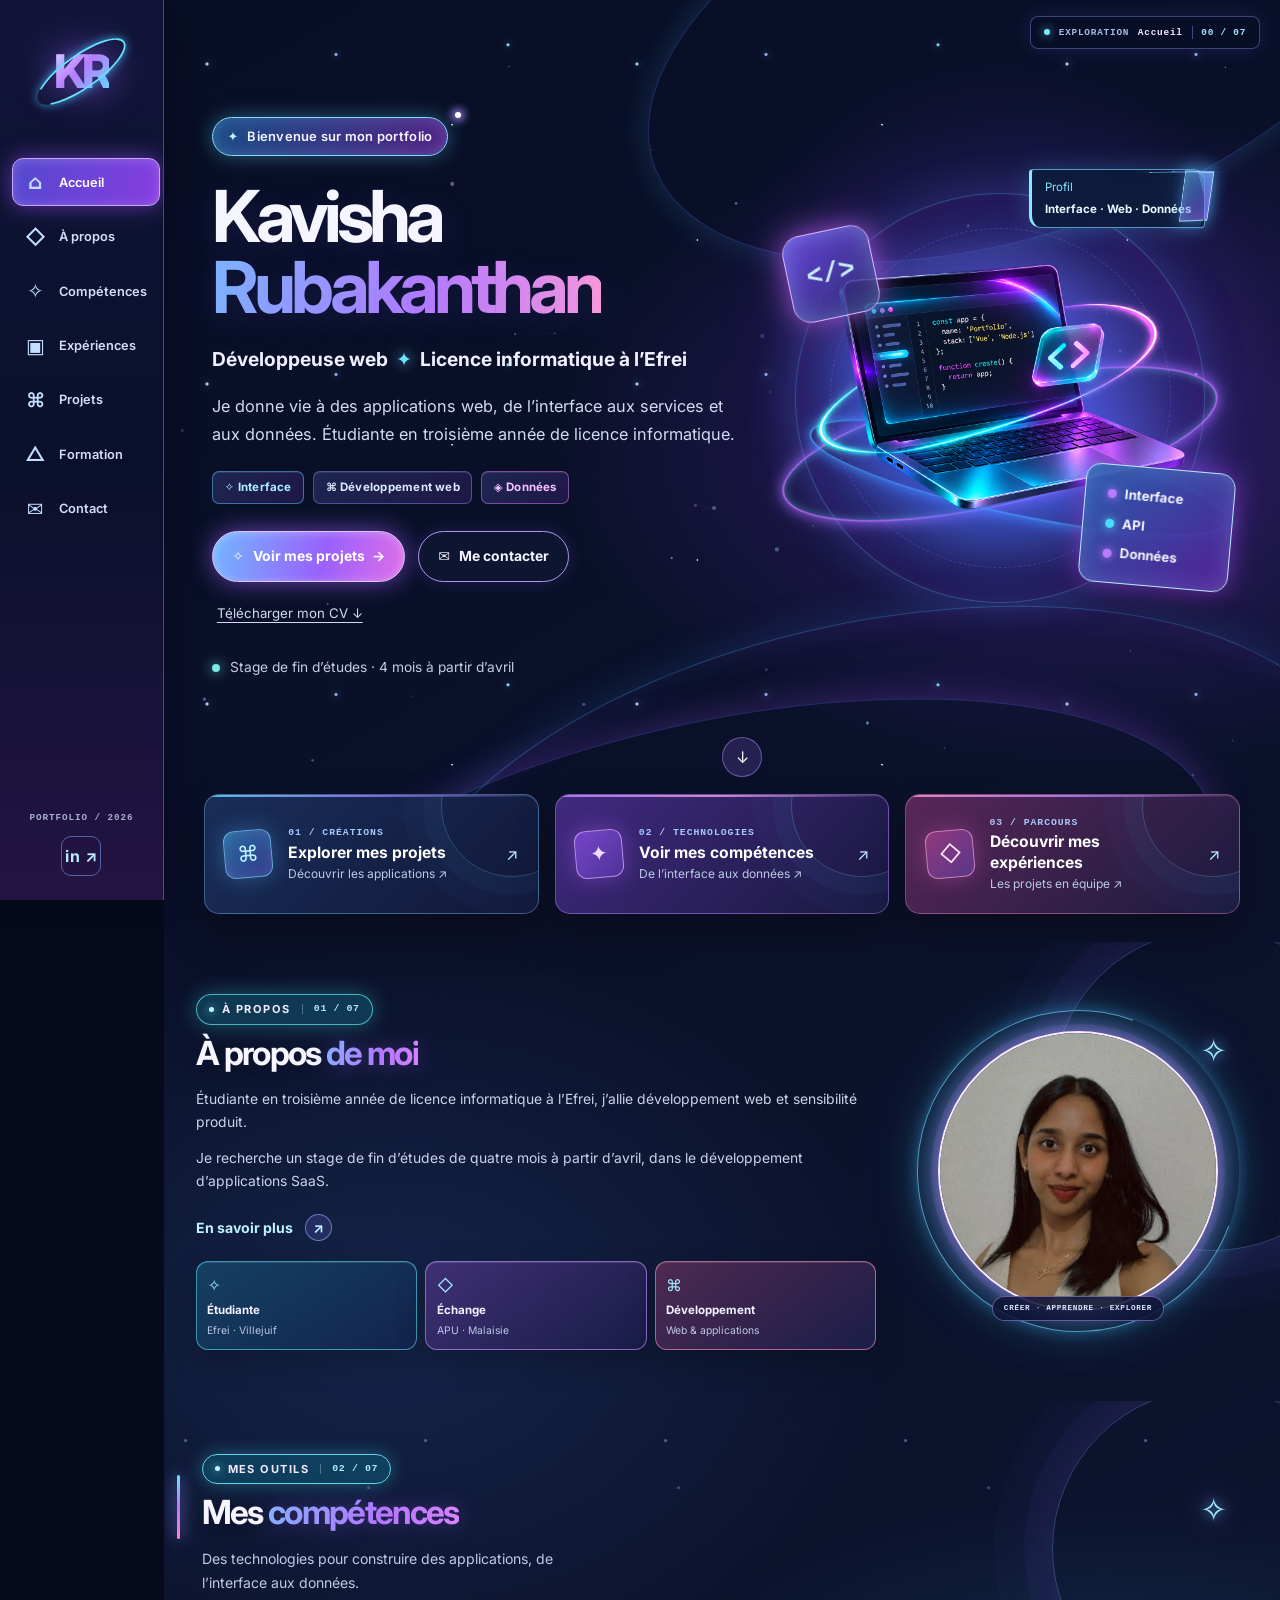
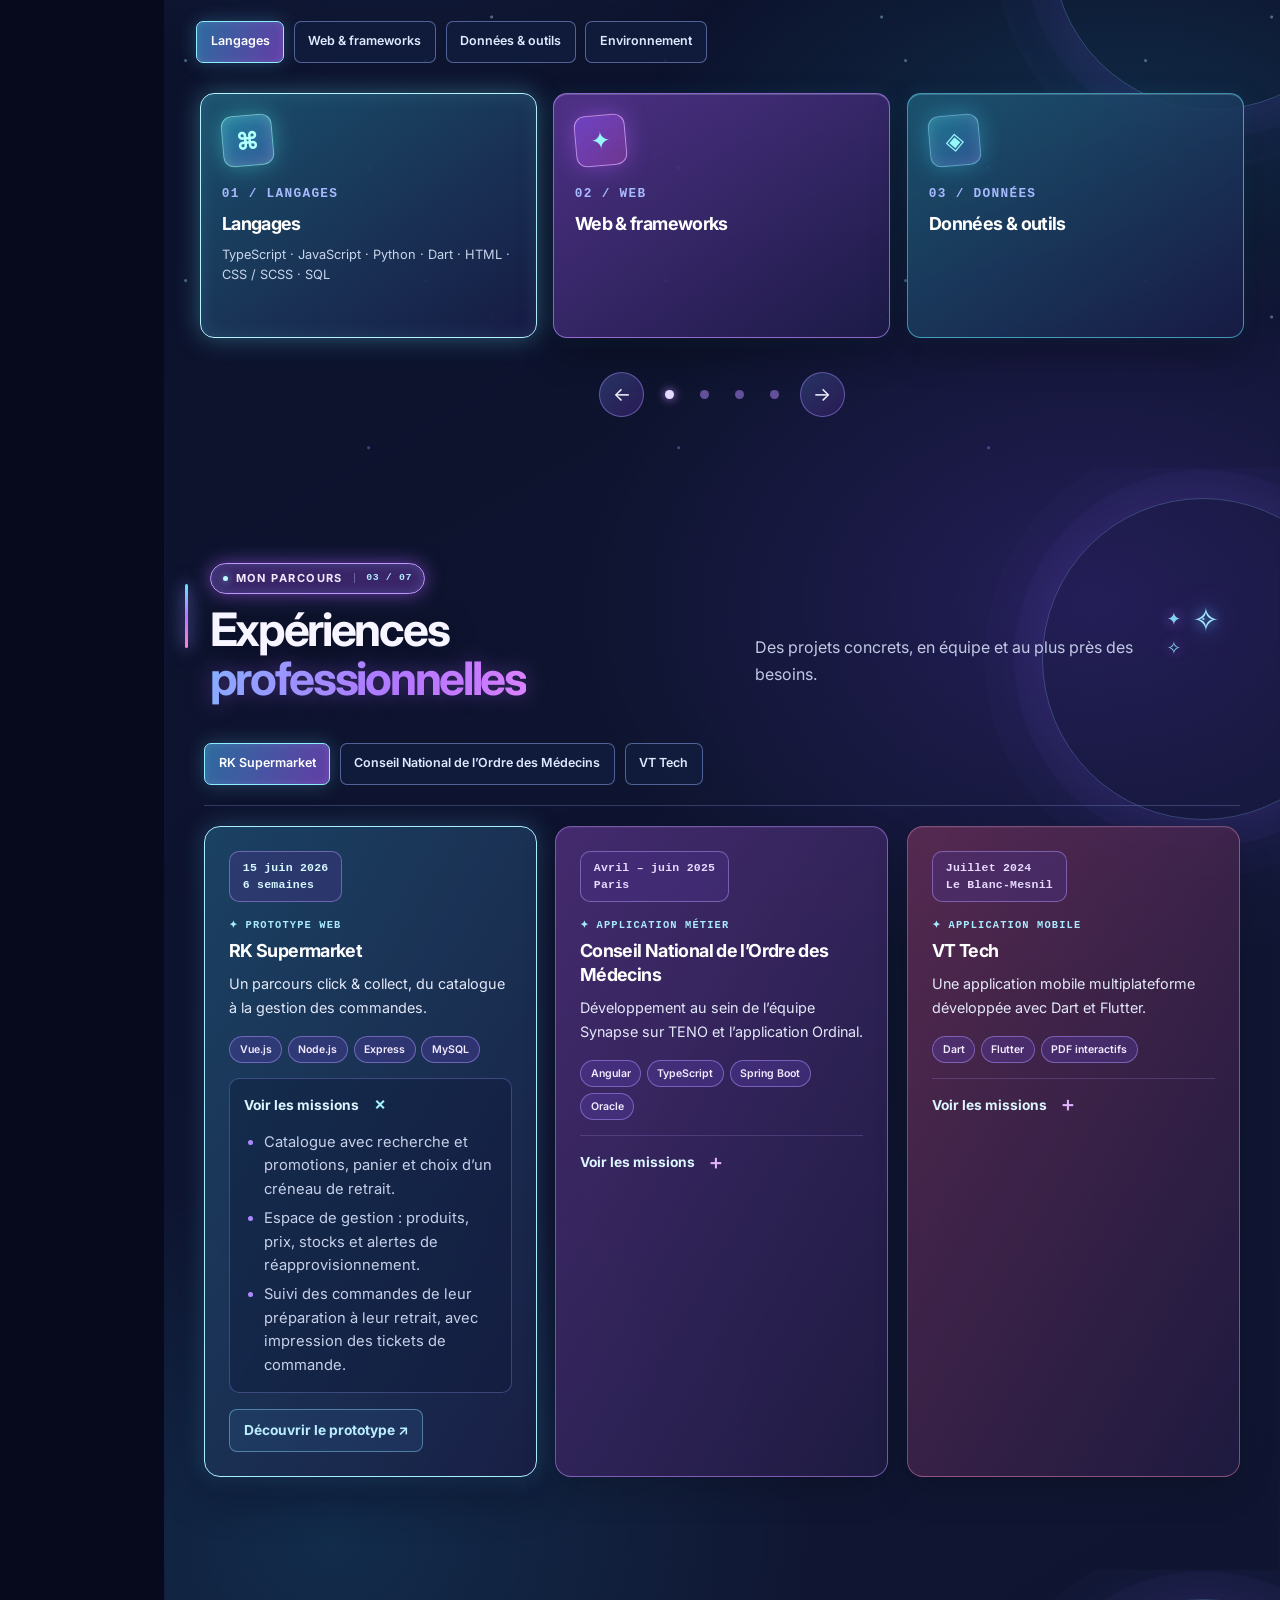
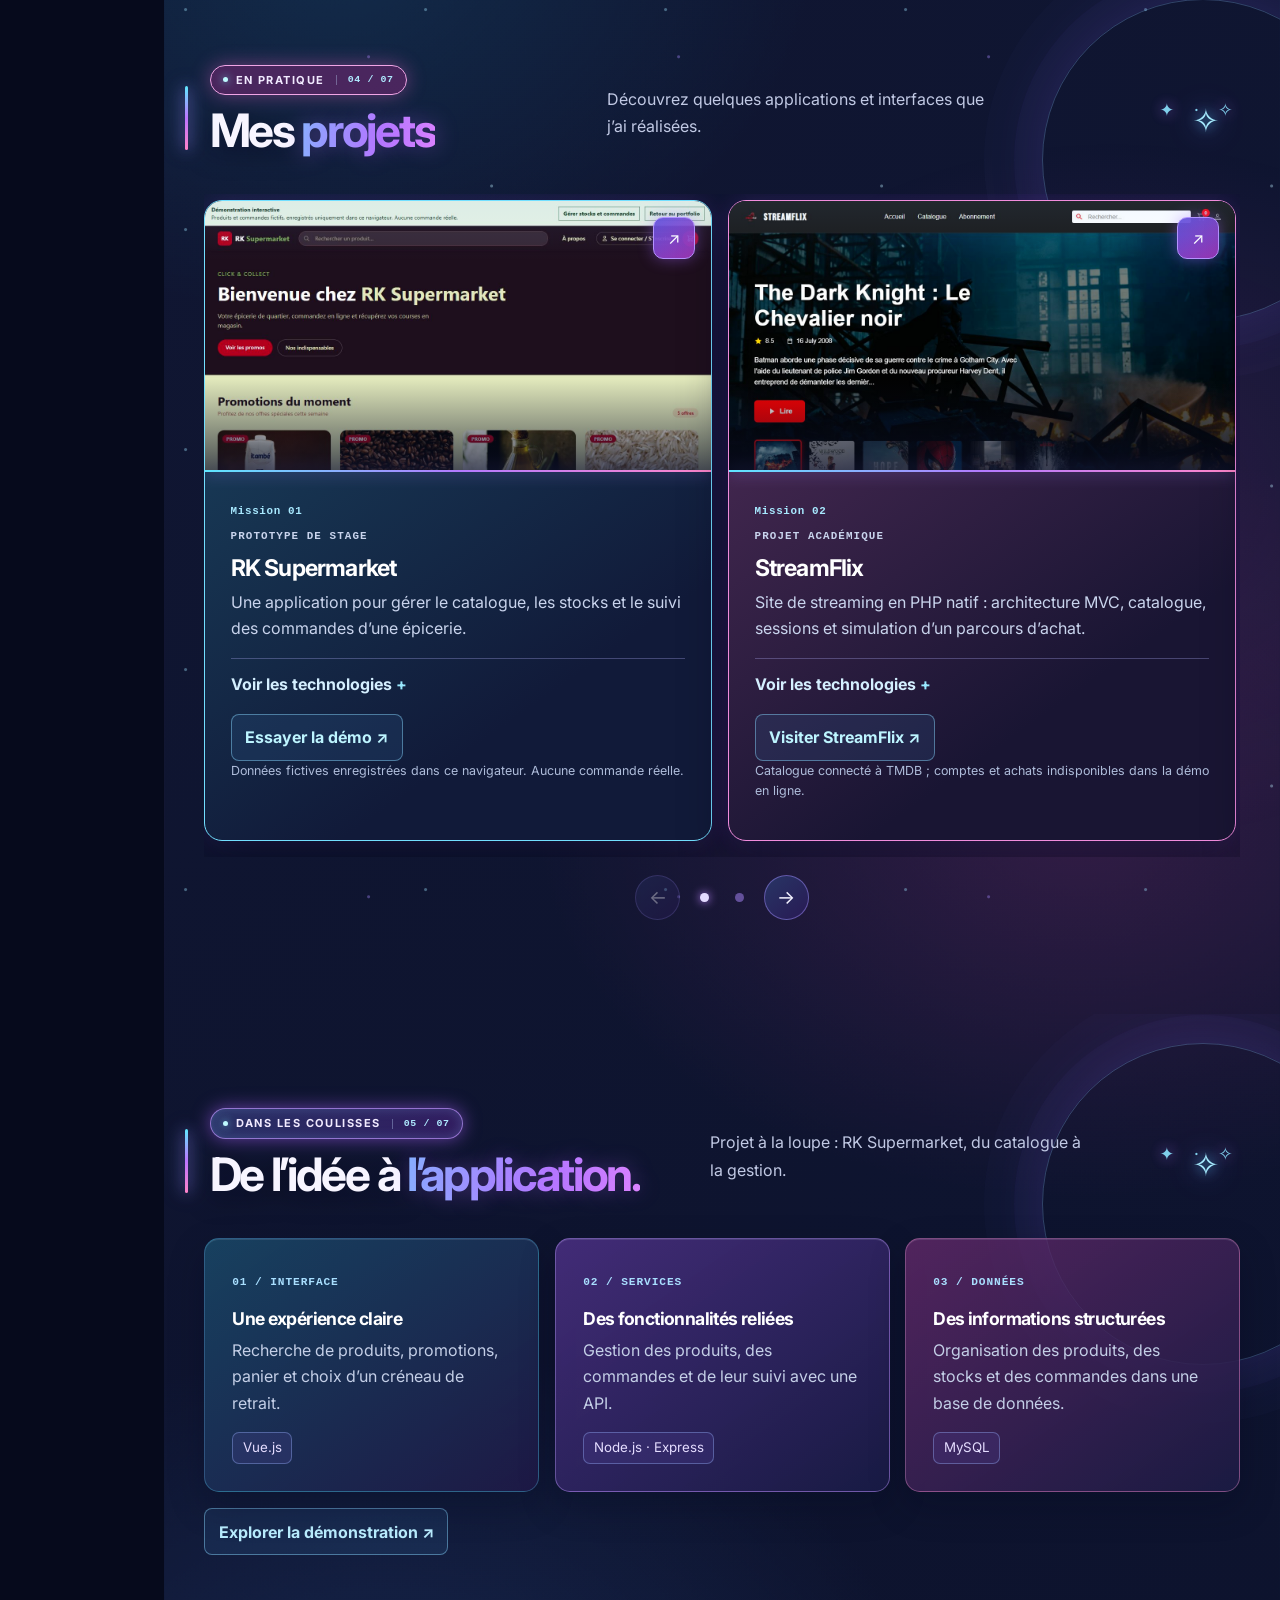
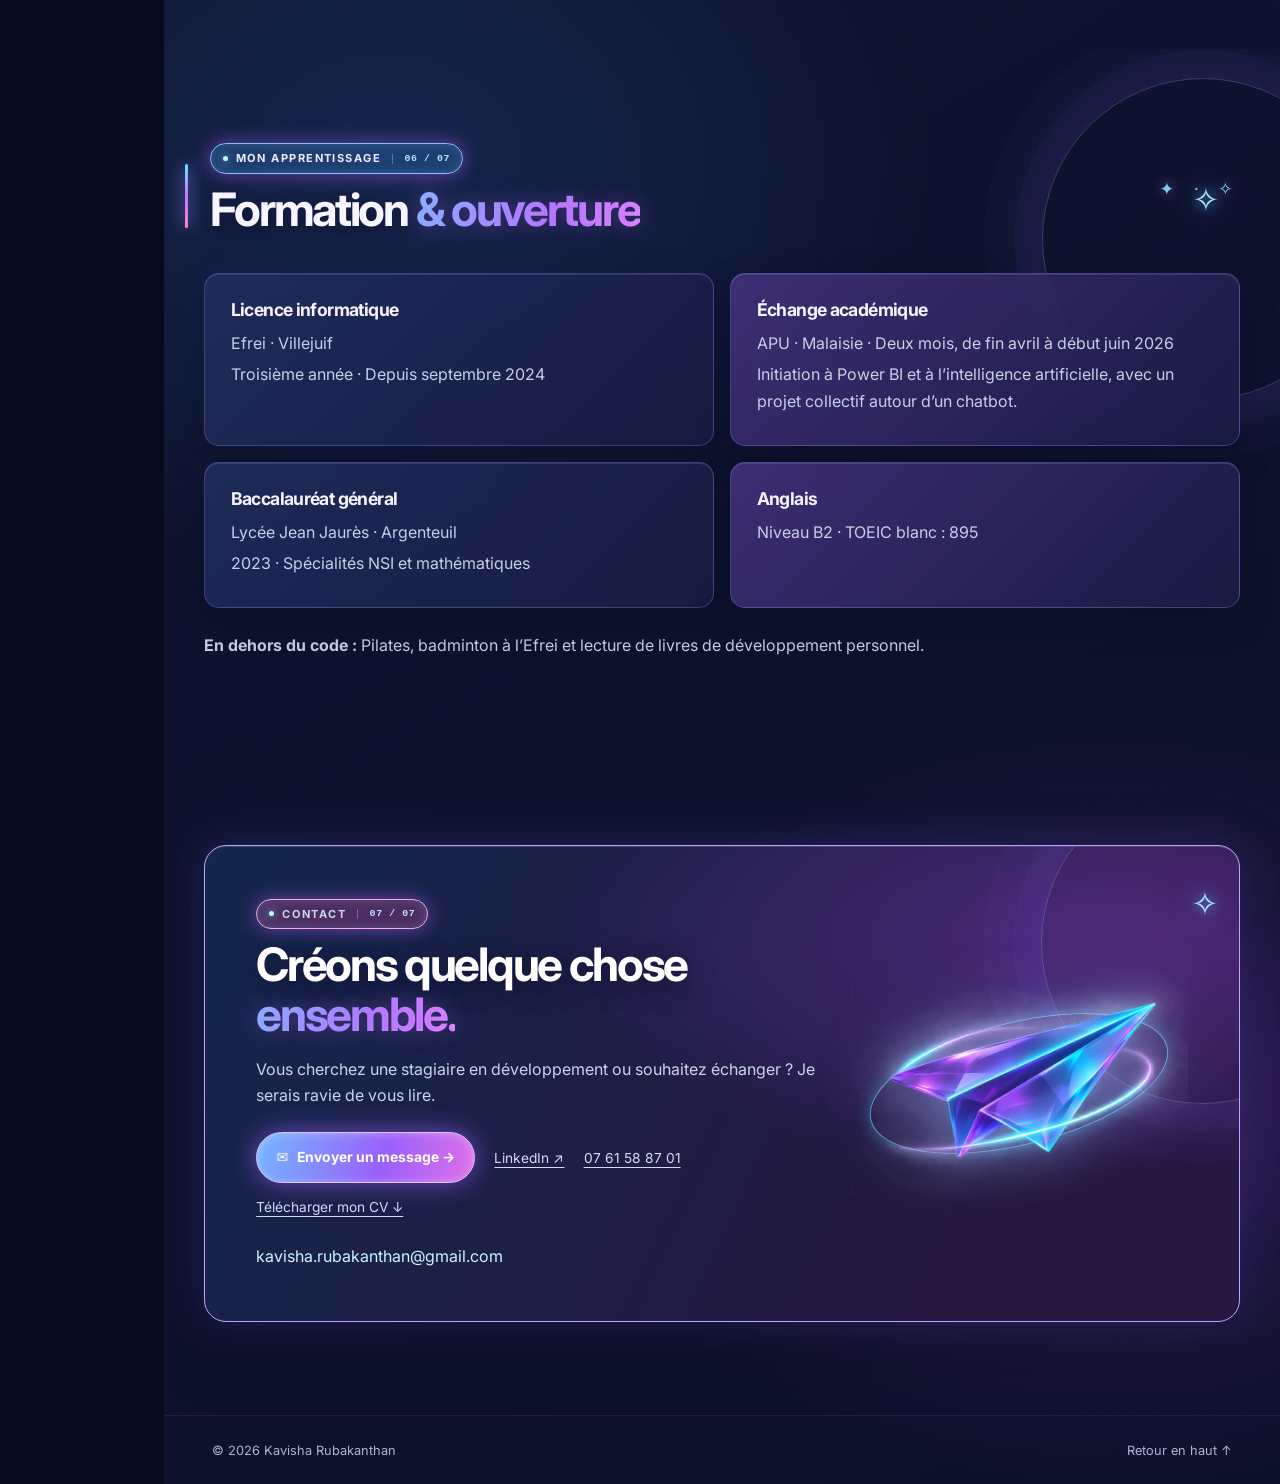
<file: index.html>
<!doctype html>
<html lang="fr">
<head>
  <meta charset="utf-8">
  <meta name="viewport" content="width=device-width, initial-scale=1">
  <meta name="description" content="Portfolio de Kavisha Rubakanthan, développeuse web et étudiante à l’Efrei : expériences, projets et compétences.">
  <meta name="theme-color" content="#090d24">
  <title>Kavisha Rubakanthan — Développeuse web</title>
  <link rel="preconnect" href="https://fonts.googleapis.com">
  <link rel="preconnect" href="https://fonts.gstatic.com" crossorigin>
  <link href="https://fonts.googleapis.com/css2?family=Inter:wght@400;500;600;700;800&display=swap" rel="stylesheet">
  <link rel="stylesheet" href="cosmic.css?v=20261104b">
  <link rel="stylesheet" href="cosmic-sections.css?v=20261104b">
  <link rel="stylesheet" href="cosmic-fx.css?v=20261104a">
  <link rel="stylesheet" href="cosmic-orbit.css?v=20261104c">
  <link rel="stylesheet" href="cosmic-refresh.css?v=20261104c">
  <link rel="stylesheet" href="cosmic-immersive.css?v=20261104b">
  <link rel="stylesheet" href="game-ui-experiment.css">
  <script src="cosmic-interactions.js?v=20261104f" defer></script>
  <script src="cosmic-motion.js?v=20261104a" defer></script>
  <script src="cosmic-fx.js?v=20261104a" defer></script>
  <script src="cosmic-immersive.js?v=20261104b" defer></script>
  <script src="game-ui-experiment.js" defer></script>
</head>
<body>
  <div class="reading-progress" aria-hidden="true"><span></span></div>
  <a class="skip-link" href="#contenu">Aller au contenu</a>
  <header class="mobile-header"><a class="mobile-brand" href="#accueil">KR<span>.</span></a><button class="mobile-toggle" type="button" aria-expanded="false" aria-controls="side-nav" aria-label="Ouvrir le menu"><span></span><span></span><span></span></button></header>
  <aside class="sidebar" aria-label="Menu du portfolio">
    <a class="cosmic-logo" href="#accueil" aria-label="Kavisha Rubakanthan, accueil"><span>KR</span><i aria-hidden="true"></i></a>
    <nav class="side-nav" id="side-nav" aria-label="Navigation principale">
      <a href="#accueil"><span aria-hidden="true">⌂</span>Accueil</a>
      <a href="#apropos"><span aria-hidden="true">◇</span>À propos</a>
      <a href="#competences"><span aria-hidden="true">✧</span>Compétences</a>
      <a href="#experiences"><span aria-hidden="true">▣</span>Expériences</a>
      <a href="#projets"><span aria-hidden="true">⌘</span>Projets</a>
      <a href="#formation"><span aria-hidden="true">△</span>Formation</a>
      <a href="#contact"><span aria-hidden="true">✉</span>Contact</a>
    </nav>
    <div class="side-bottom"><span>PORTFOLIO / 2026</span><a href="https://www.linkedin.com/in/kavisha-r-2991b427a/" target="_blank" rel="noopener noreferrer" aria-label="LinkedIn de Kavisha">in ↗</a></div>
  </aside>
  <main id="contenu" class="site-main">
    <canvas class="space-canvas" aria-hidden="true"></canvas>
    <div class="space-stream" aria-hidden="true"><i></i><i></i><i></i></div>
    <div class="cursor-aura" aria-hidden="true"></div>
    <section class="hero" id="accueil" aria-labelledby="hero-title">
      <div class="star-field" aria-hidden="true"></div><div class="hero-ring hero-ring-one" aria-hidden="true"></div><div class="hero-ring hero-ring-two" aria-hidden="true"></div>
      <div class="hero-inner">
        <div class="hero-copy">
          <p class="hero-welcome"><span aria-hidden="true">✦</span> Bienvenue sur mon portfolio</p>
          <h1 id="hero-title">Kavisha<br><span>Rubakanthan</span></h1>
          <p class="hero-role">Développeuse web <span>✦</span> Licence informatique à l’Efrei</p>
          <p class="hero-description">Je donne vie à des applications web, de l’interface aux services et aux données. Étudiante en troisième année de licence informatique.</p>
          <div class="hero-expertise" aria-label="Domaines de développement"><span>✧ Interface</span><span>⌘ Développement web</span><span>◈ Données</span></div>
          <div class="hero-actions"><a class="cosmic-button primary" href="#projets">✧ &nbsp; Voir mes projets <span>→</span></a><a class="cosmic-button secondary" href="#contact">✉ &nbsp; Me contacter</a><a class="cv-link" href="CV-Kavisha-Rubakanthan.pdf" download>Télécharger mon CV ↓</a></div>
          <p class="hero-availability"><span></span>Stage de fin d’études · 4 mois à partir d’avril</p>
        </div>
        <div class="hero-art" aria-hidden="true">
          <div class="art-glow"></div><img src="images/ordinateur-code-neon.png" alt="" class="hero-laptop">
          <div class="orbit-line orbit-a"></div><div class="orbit-line orbit-b"></div>
          <div class="floating-code">&lt;/&gt;</div><div class="floating-stack"><span><i></i> Interface</span><span><i></i> API</span><span><i></i> Données</span></div>
          <div class="holo-cube"><i></i><i></i><i></i></div>
        </div>
      </div>
      <a href="#apropos" class="scroll-cue" aria-label="Découvrir la suite">↓</a>
    </section>
    <section class="portal-deck" aria-label="Explorer le portfolio">
      <div class="portal-grid">
        <a class="portal-card portal-projects" href="#projets"><span class="portal-icon" aria-hidden="true">⌘</span><span><small>01 / CRÉATIONS</small><strong>Explorer mes projets</strong><span>Découvrir les applications ↗</span></span><i aria-hidden="true">↗</i></a>
        <a class="portal-card portal-skills" href="#competences"><span class="portal-icon" aria-hidden="true">✦</span><span><small>02 / TECHNOLOGIES</small><strong>Voir mes compétences</strong><span>De l’interface aux données ↗</span></span><i aria-hidden="true">↗</i></a>
        <a class="portal-card portal-experience" href="#experiences"><span class="portal-icon" aria-hidden="true">◇</span><span><small>03 / PARCOURS</small><strong>Découvrir mes expériences</strong><span>Les projets en équipe ↗</span></span><i aria-hidden="true">↗</i></a>
      </div>
    </section>
    <div class="overview-grid">
    <section class="about-section section" id="apropos" aria-labelledby="about-title">
      <div class="section-shell about-layout">
        <div class="about-copy reveal"><p class="section-kicker">À propos</p><h2 class="section-title" id="about-title">À propos <em>de moi</em></h2><p>Étudiante en troisième année de licence informatique à l’Efrei, j’allie développement web et sensibilité produit.</p><p>Je recherche un stage de fin d’études de quatre mois à partir d’avril, dans le développement d’applications SaaS.</p><details class="about-more"><summary>En savoir plus <span aria-hidden="true">↗</span></summary><p>Rigoureuse et curieuse, j’aime comprendre un besoin, travailler en équipe et contribuer à la création d’applications utiles. Mon échange académique à APU, en Malaisie, m’a permis de découvrir un autre environnement d’études.</p><p><strong>Atouts :</strong> empathie, gestion du stress, curiosité, audace et motivation.</p></details><div class="about-facts"><span>✧ <b>Étudiante</b><small>Efrei · Villejuif</small></span><span>◇ <b>Échange</b><small>APU · Malaisie</small></span><span>⌘ <b>Développement</b><small>Web & applications</small></span></div></div>
        <div class="about-portrait reveal"><div class="portrait-halo"></div><img src="images/photo.png" alt="Portrait de Kavisha Rubakanthan" width="343" height="459"><span class="portrait-caption">CRÉER · APPRENDRE · EXPLORER</span></div>
      </div>
    </section>
    <section class="skills-section section" id="competences" aria-labelledby="skills-title"><div class="section-shell">
      <div class="section-head reveal"><div><p class="section-kicker">Mes outils</p><h2 class="section-title" id="skills-title">Mes <em>compétences</em></h2></div><p>Des technologies pour construire des applications, de l’interface aux données.</p></div>
      <div class="skills-carousel" data-carousel aria-label="Compétences techniques">
        <div class="carousel-track" data-carousel-track tabindex="0">
          <article class="skill-slide" data-carousel-item><span class="skill-icon">⌘</span><p class="card-eyebrow">01 / LANGAGES</p><h3>Langages</h3><p>TypeScript · JavaScript · Python · Dart · HTML · CSS / SCSS · SQL</p></article>
          <article class="skill-slide" data-carousel-item><span class="skill-icon">✦</span><p class="card-eyebrow">02 / WEB</p><h3>Web & frameworks</h3><p>Angular · Node.js · Vue.js · Alpine.js · API REST · Flutter</p></article>
          <article class="skill-slide" data-carousel-item><span class="skill-icon">◈</span><p class="card-eyebrow">03 / DONNÉES</p><h3>Données & outils</h3><p>MySQL · Oracle Database · DBeaver · Git · GitLab · Jira</p></article>
          <article class="skill-slide" data-carousel-item><span class="skill-icon">⌁</span><p class="card-eyebrow">04 / ENVIRONNEMENT</p><h3>Environnement</h3><p>Unix / Linux · scripting Shell · méthode Agile</p></article>
        </div>
        <div class="carousel-controls"><button type="button" data-carousel-prev aria-label="Compétences précédentes">←</button><div data-carousel-status aria-label="Pages de compétences"></div><button type="button" data-carousel-next aria-label="Compétences suivantes">→</button></div>
      </div>
    </div></section>
    </div>
    <section class="experience-section section" id="experiences" aria-labelledby="experiences-title"><div class="section-shell"><div class="section-head reveal"><div><p class="section-kicker">Mon parcours</p><h2 class="section-title" id="experiences-title">Expériences <em>professionnelles</em></h2></div><p>Des projets concrets, en équipe et au plus près des besoins.</p></div>
      <div class="timeline">
        <article class="timeline-card reveal"><span class="timeline-date">15 juin 2026<br>6 semaines</span><div class="timeline-content"><p class="experience-label">✦ PROTOTYPE WEB</p><h3>RK Supermarket</h3><p>Un parcours click &amp; collect, du catalogue à la gestion des commandes.</p><div class="timeline-tags"><span>Vue.js</span><span>Node.js</span><span>Express</span><span>MySQL</span></div><details class="experience-details"><summary>Voir les missions <span aria-hidden="true">＋</span></summary><ul><li>Catalogue avec recherche et promotions, panier et choix d’un créneau de retrait.</li><li>Espace de gestion : produits, prix, stocks et alertes de réapprovisionnement.</li><li>Suivi des commandes de leur préparation à leur retrait, avec impression des tickets de commande.</li></ul></details><a href="/demos/rk/">Découvrir le prototype ↗</a></div></article>
        <article class="timeline-card reveal"><span class="timeline-date">Avril – juin 2025<br>Paris</span><div class="timeline-content"><p class="experience-label">✦ APPLICATION MÉTIER</p><h3>Conseil National de l’Ordre des Médecins</h3><p>Développement au sein de l’équipe Synapse sur TENO et l’application Ordinal.</p><div class="timeline-tags"><span>Angular</span><span>TypeScript</span><span>Spring Boot</span><span>Oracle</span></div><details class="experience-details"><summary>Voir les missions <span aria-hidden="true">＋</span></summary><ul><li>Conception, intégration et correction de composants dynamiques Angular, TypeScript et SCSS avec PrimeNG et à partir de maquettes Figma.</li><li>Analyse de services Spring Boot et de requêtes SQL sur Oracle avec DBeaver.</li><li>Suivi de tickets Jira et participation aux merge requests sur GitLab.</li></ul></details></div></article>
        <article class="timeline-card reveal"><span class="timeline-date">Juillet 2024<br>Le Blanc-Mesnil</span><div class="timeline-content"><p class="experience-label">✦ APPLICATION MOBILE</p><h3>VT Tech</h3><p>Une application mobile multiplateforme développée avec Dart et Flutter.</p><div class="timeline-tags"><span>Dart</span><span>Flutter</span><span>PDF interactifs</span></div><details class="experience-details"><summary>Voir les missions <span aria-hidden="true">＋</span></summary><ul><li>Implémentation d’un moteur de recherche.</li><li>Intégration de packages pour le rendu et la manipulation dynamique de documents PDF interactifs.</li></ul></details></div></article>
      </div>
    </div></section>
    <section class="projects-section section" id="projets" aria-labelledby="projects-title"><div class="section-shell"><div class="section-head reveal"><div><p class="section-kicker">En pratique</p><h2 class="section-title" id="projects-title">Mes <em>projets</em></h2></div><p>Découvrez quelques applications et interfaces que j’ai réalisées.</p></div>
      <div class="project-carousel" data-carousel aria-label="Projets">
        <div class="carousel-track" data-carousel-track tabindex="0">
          <article class="project-card" data-carousel-item><a class="project-image" href="/demos/rk/" aria-label="Voir la démonstration RK Supermarket"><img src="images/apercu-rk.jpg" alt="Aperçu de la démonstration RK Supermarket" loading="lazy"></a><div class="project-body"><p class="card-eyebrow">PROTOTYPE DE STAGE</p><h3>RK Supermarket</h3><p>Une application pour gérer le catalogue, les stocks et le suivi des commandes d’une épicerie.</p><div class="project-tags"><span>Vue.js</span><span>Node.js</span><span>MySQL</span></div><a href="/demos/rk/">Essayer la démo ↗</a><p class="project-note">Données fictives enregistrées dans ce navigateur. Aucune commande réelle.</p></div></article>
          <article class="project-card" data-carousel-item><a class="project-image" href="https://streamflix-murex.vercel.app/" aria-label="Voir le projet StreamFlix"><img src="images/apercu-streamflix-reel.jpg" alt="Aperçu du site StreamFlix" loading="lazy"></a><div class="project-body"><p class="card-eyebrow">PROJET ACADÉMIQUE</p><h3>StreamFlix</h3><p>Site de streaming en PHP natif : architecture MVC, catalogue, sessions et simulation d’un parcours d’achat.</p><div class="project-tags"><span>PHP</span><span>PostgreSQL</span><span>API TMDB</span></div><a href="https://streamflix-murex.vercel.app/">Visiter StreamFlix ↗</a><p class="project-note">Catalogue connecté à TMDB ; comptes et achats indisponibles dans la démo en ligne.</p></div></article>
          <article class="project-card text-project" data-carousel-item><div class="project-abstract" aria-hidden="true">↗<span>UX / INTERFACE</span></div><div class="project-body"><p class="card-eyebrow">PROJET EN ÉQUIPE</p><h3>Plateforme de vélos électriques</h3><p>Développement d’une interface responsive en JavaScript, modélisation de l’expérience utilisateur et intégration front-end.</p><div class="project-tags"><span>JavaScript</span><span>Responsive</span><span>UX</span></div></div></article>
        </div><div class="carousel-controls"><button type="button" data-carousel-prev aria-label="Projet précédent">←</button><div data-carousel-status aria-label="Pages de projets"></div><button type="button" data-carousel-next aria-label="Projet suivant">→</button></div>
      </div>
    </div></section>
    <section class="story-section section" id="methode" aria-labelledby="story-title"><div class="section-shell"><div class="section-head reveal"><div><p class="section-kicker">Dans les coulisses</p><h2 class="section-title" id="story-title">De l’idée à <em>l’application.</em></h2></div><p>Projet à la loupe : RK Supermarket, du catalogue à la gestion.</p></div><div class="story-grid"><article class="story-card reveal"><span>01 / INTERFACE</span><h3>Une expérience claire</h3><p>Recherche de produits, promotions, panier et choix d’un créneau de retrait.</p><small>Vue.js</small></article><article class="story-card reveal"><span>02 / SERVICES</span><h3>Des fonctionnalités reliées</h3><p>Gestion des produits, des commandes et de leur suivi avec une API.</p><small>Node.js · Express</small></article><article class="story-card reveal"><span>03 / DONNÉES</span><h3>Des informations structurées</h3><p>Organisation des produits, des stocks et des commandes dans une base de données.</p><small>MySQL</small></article></div><a class="section-link" href="/demos/rk/">Explorer la démonstration ↗</a></div></section>
    <section class="education-section section" id="formation" aria-labelledby="education-title"><div class="section-shell"><div class="section-head reveal"><div><p class="section-kicker">Mon apprentissage</p><h2 class="section-title" id="education-title">Formation <em>& ouverture</em></h2></div></div><div class="education-grid"><article class="education-card reveal"><h3>Licence informatique</h3><p>Efrei · Villejuif</p><p>Troisième année · Depuis septembre 2024</p></article><article class="education-card reveal"><h3>Échange académique</h3><p>APU · Malaisie · Deux mois, de fin avril à début juin 2026</p><p>Initiation à Power BI et à l’intelligence artificielle, avec un projet collectif autour d’un chatbot.</p></article><article class="education-card reveal"><h3>Baccalauréat général</h3><p>Lycée Jean Jaurès · Argenteuil</p><p>2023 · Spécialités NSI et mathématiques</p></article><article class="education-card reveal"><h3>Anglais</h3><p>Niveau B2 · TOEIC blanc : 895</p></article></div><p class="interests reveal"><strong>En dehors du code :</strong> Pilates, badminton à l’Efrei et lecture de livres de développement personnel.</p></div></section>
    <section class="contact-section section" id="contact" aria-labelledby="contact-title"><div class="section-shell contact-layout"><div class="contact-copy reveal"><p class="section-kicker">Contact</p><h2 class="section-title" id="contact-title">Créons quelque chose <em>ensemble.</em></h2><p>Vous cherchez une stagiaire en développement ou souhaitez échanger ? Je serais ravie de vous lire.</p><div class="contact-actions"><a class="cosmic-button primary" href="mailto:kavisha.rubakanthan@gmail.com">✉ &nbsp; Envoyer un message →</a><a href="https://www.linkedin.com/in/kavisha-r-2991b427a/" target="_blank" rel="noopener noreferrer">LinkedIn ↗</a><a href="tel:+33761588701">07 61 58 87 01</a><a href="CV-Kavisha-Rubakanthan.pdf" download>Télécharger mon CV ↓</a></div><a class="contact-email" href="mailto:kavisha.rubakanthan@gmail.com">kavisha.rubakanthan@gmail.com</a></div><div class="contact-visual" aria-hidden="true"><div class="contact-orbit"></div><img src="images/contact-neon-3d.png" alt=""></div></div></section>
    <footer class="footer"><p>© 2026 Kavisha Rubakanthan</p><a href="#accueil">Retour en haut ↑</a></footer>
  </main>
  <div class="exploration-hud" aria-hidden="true"><span class="hud-dot"></span><span>EXPLORATION</span><b data-hud-label>Accueil</b><span data-hud-number>00 / 07</span></div>
</body>
</html>
</file>
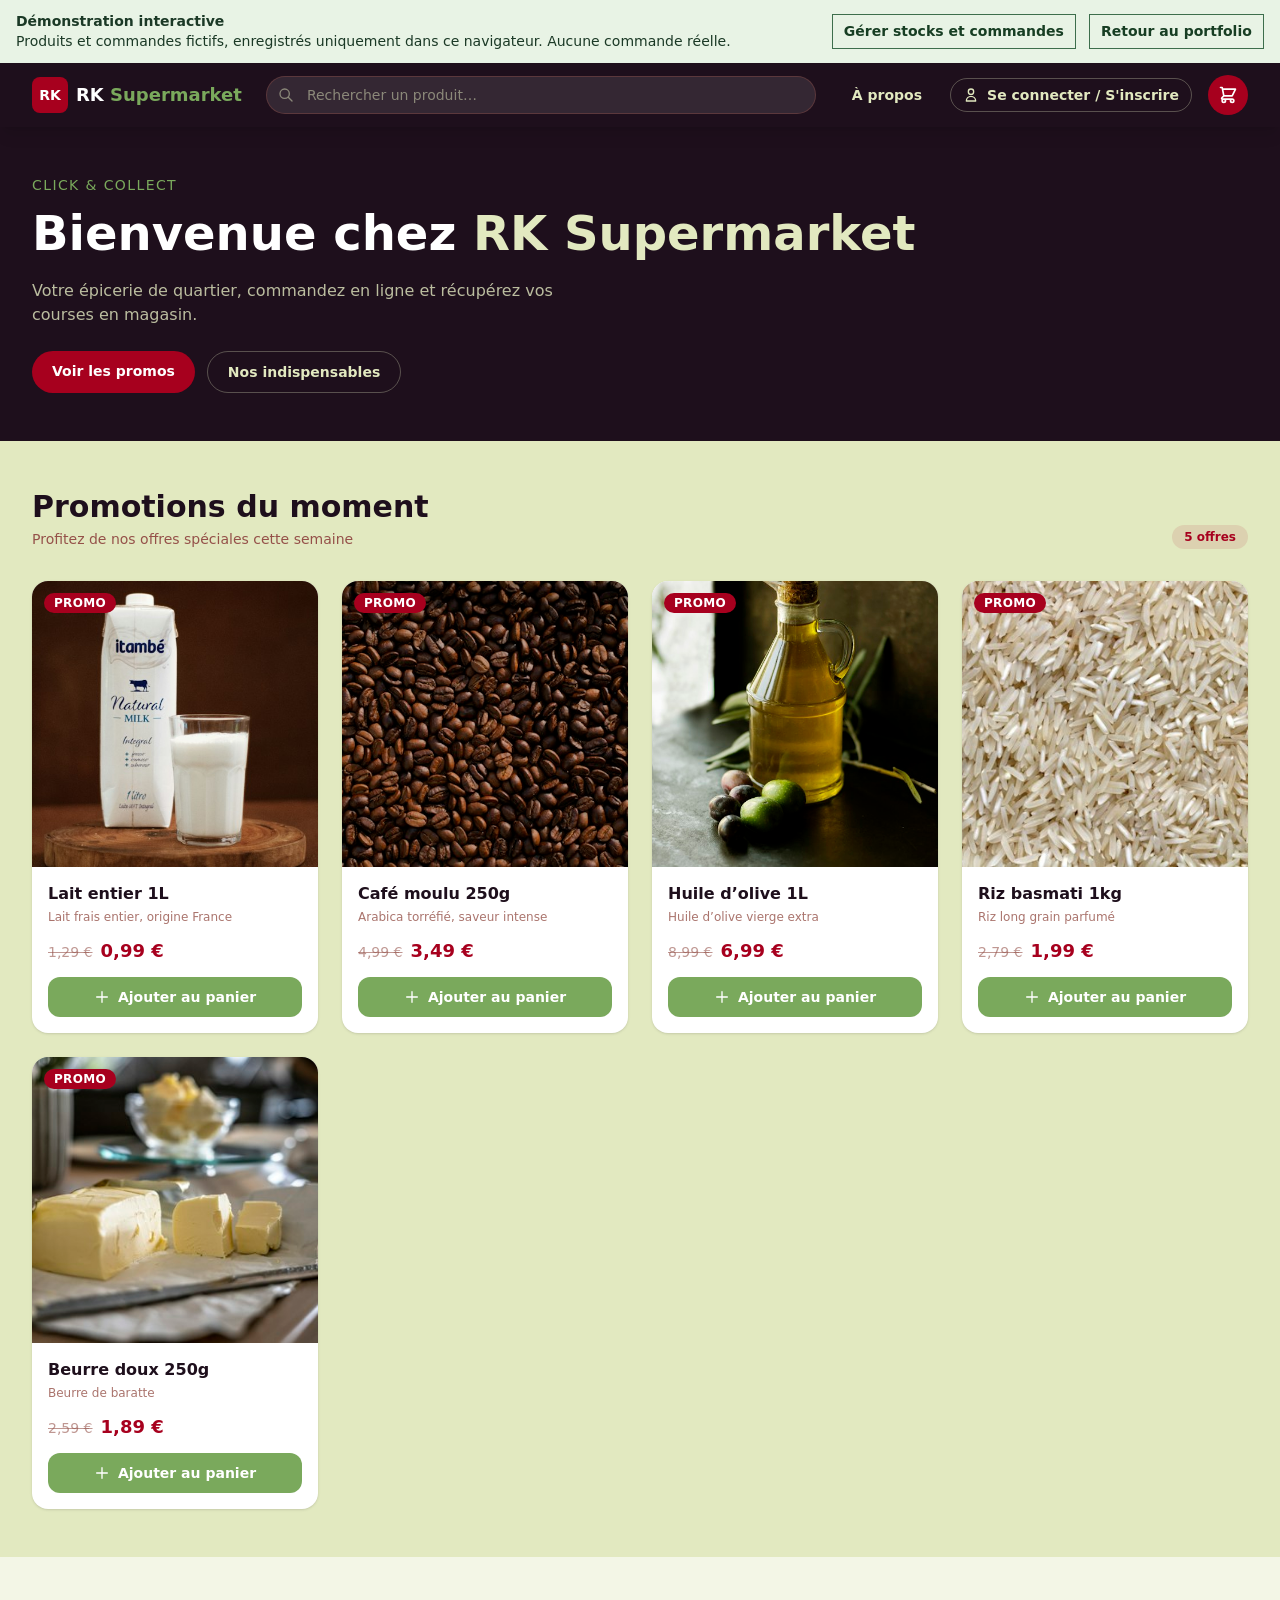
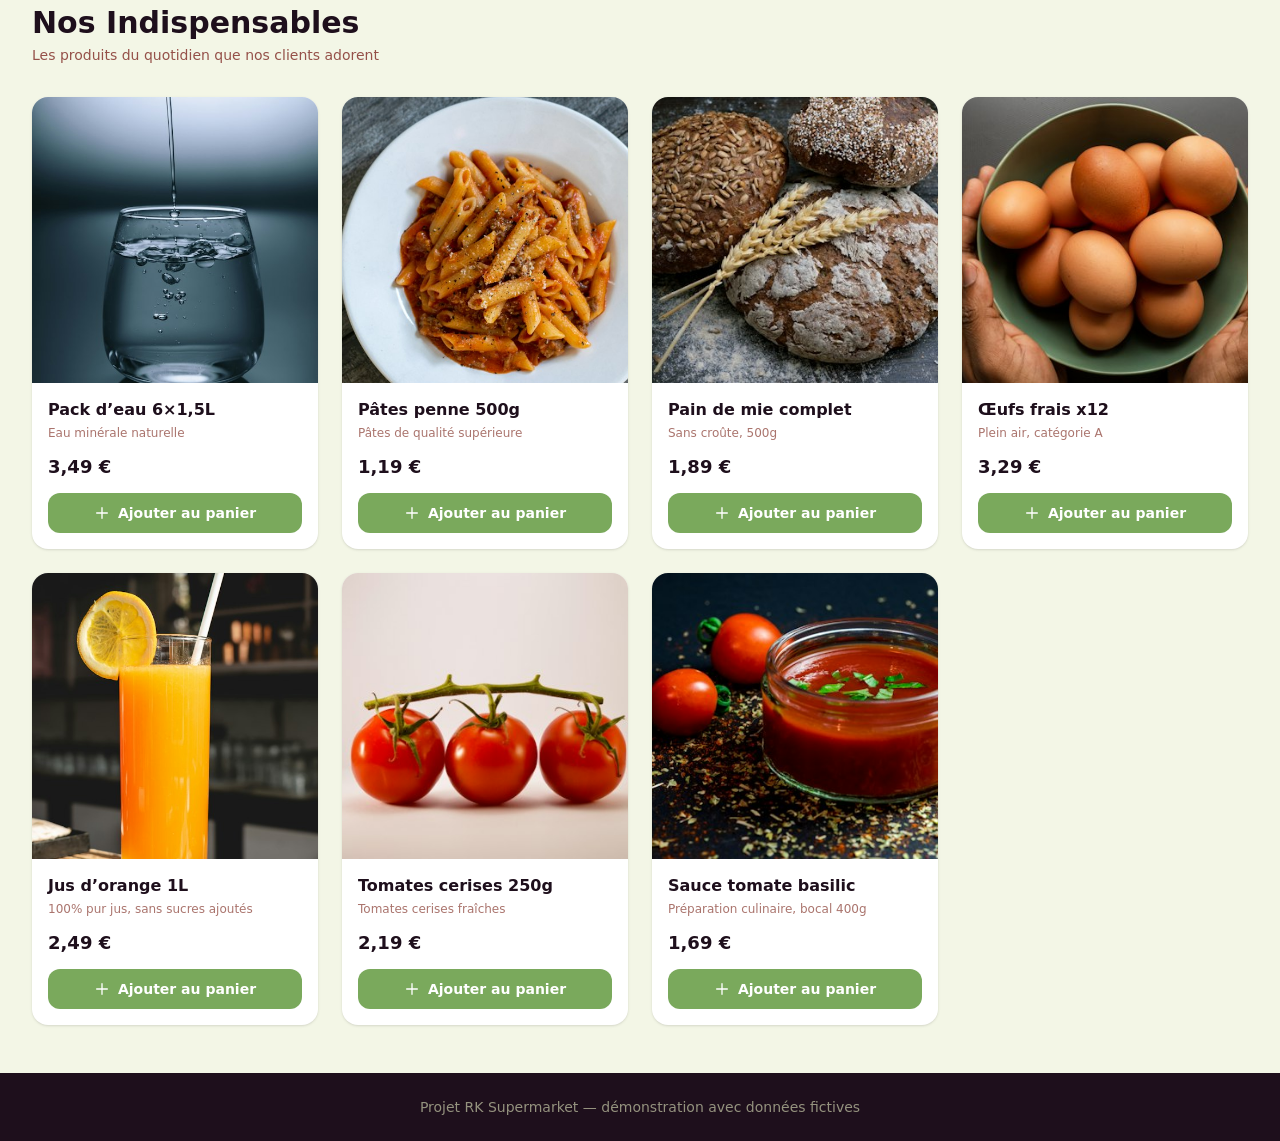
<file: demos/rk/index.html>
<!doctype html>
<html lang="fr">
  <head>
    <meta charset="UTF-8" />
    <link rel="icon" type="image/svg+xml" href="/demos/rk/favicon.svg" />
    <meta name="viewport" content="width=device-width, initial-scale=1.0" />
    <meta name="description" content="RK Supermarket — Épicerie Click & Collect" />
    <title>RK Supermarket — Click &amp; Collect</title>
    <script type="module" crossorigin src="/demos/rk/assets/index-DvvCop26.js"></script>
    <link rel="modulepreload" crossorigin href="/demos/rk/assets/runtime-core.esm-bundler-mN1PdV3_.js">
    <link rel="stylesheet" crossorigin href="/demos/rk/assets/index-DpSQdAXZ.css">
  </head>
  <body>
    <div id="app"></div>
  </body>
</html>
</file>
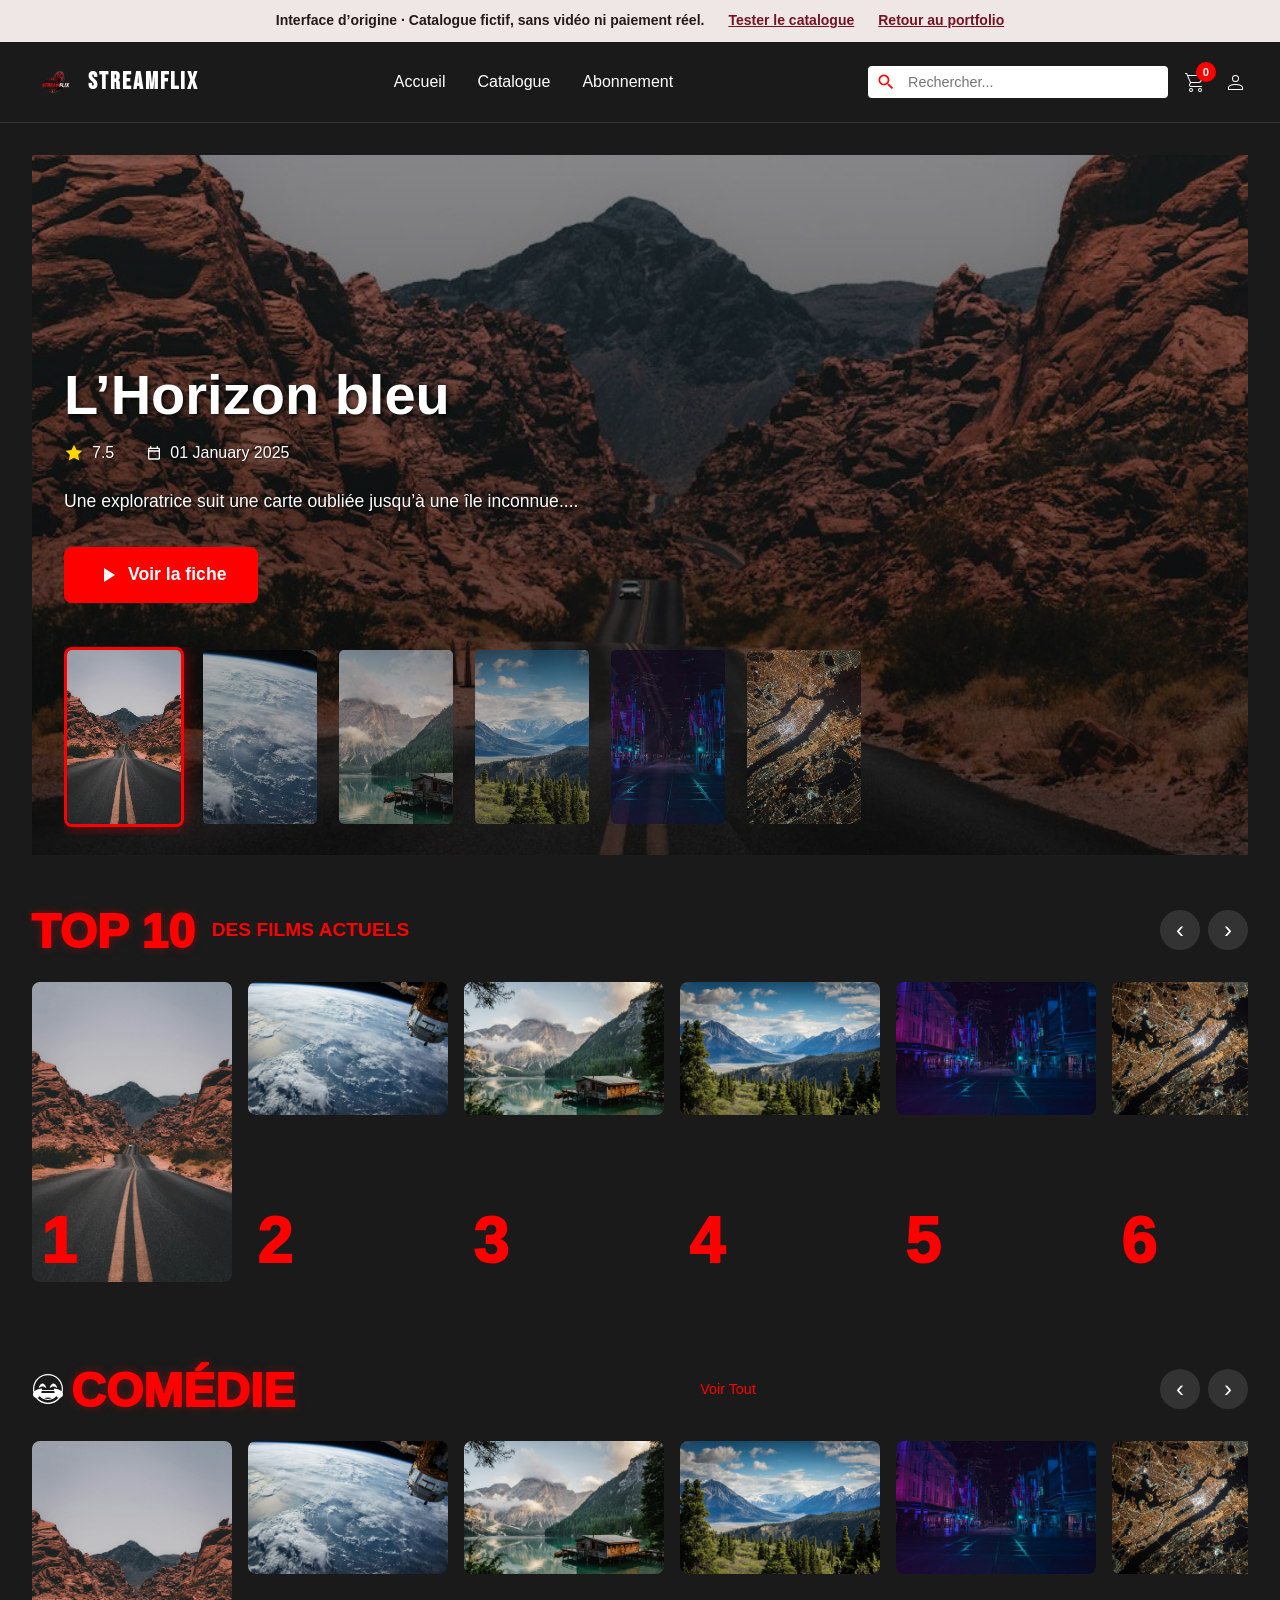
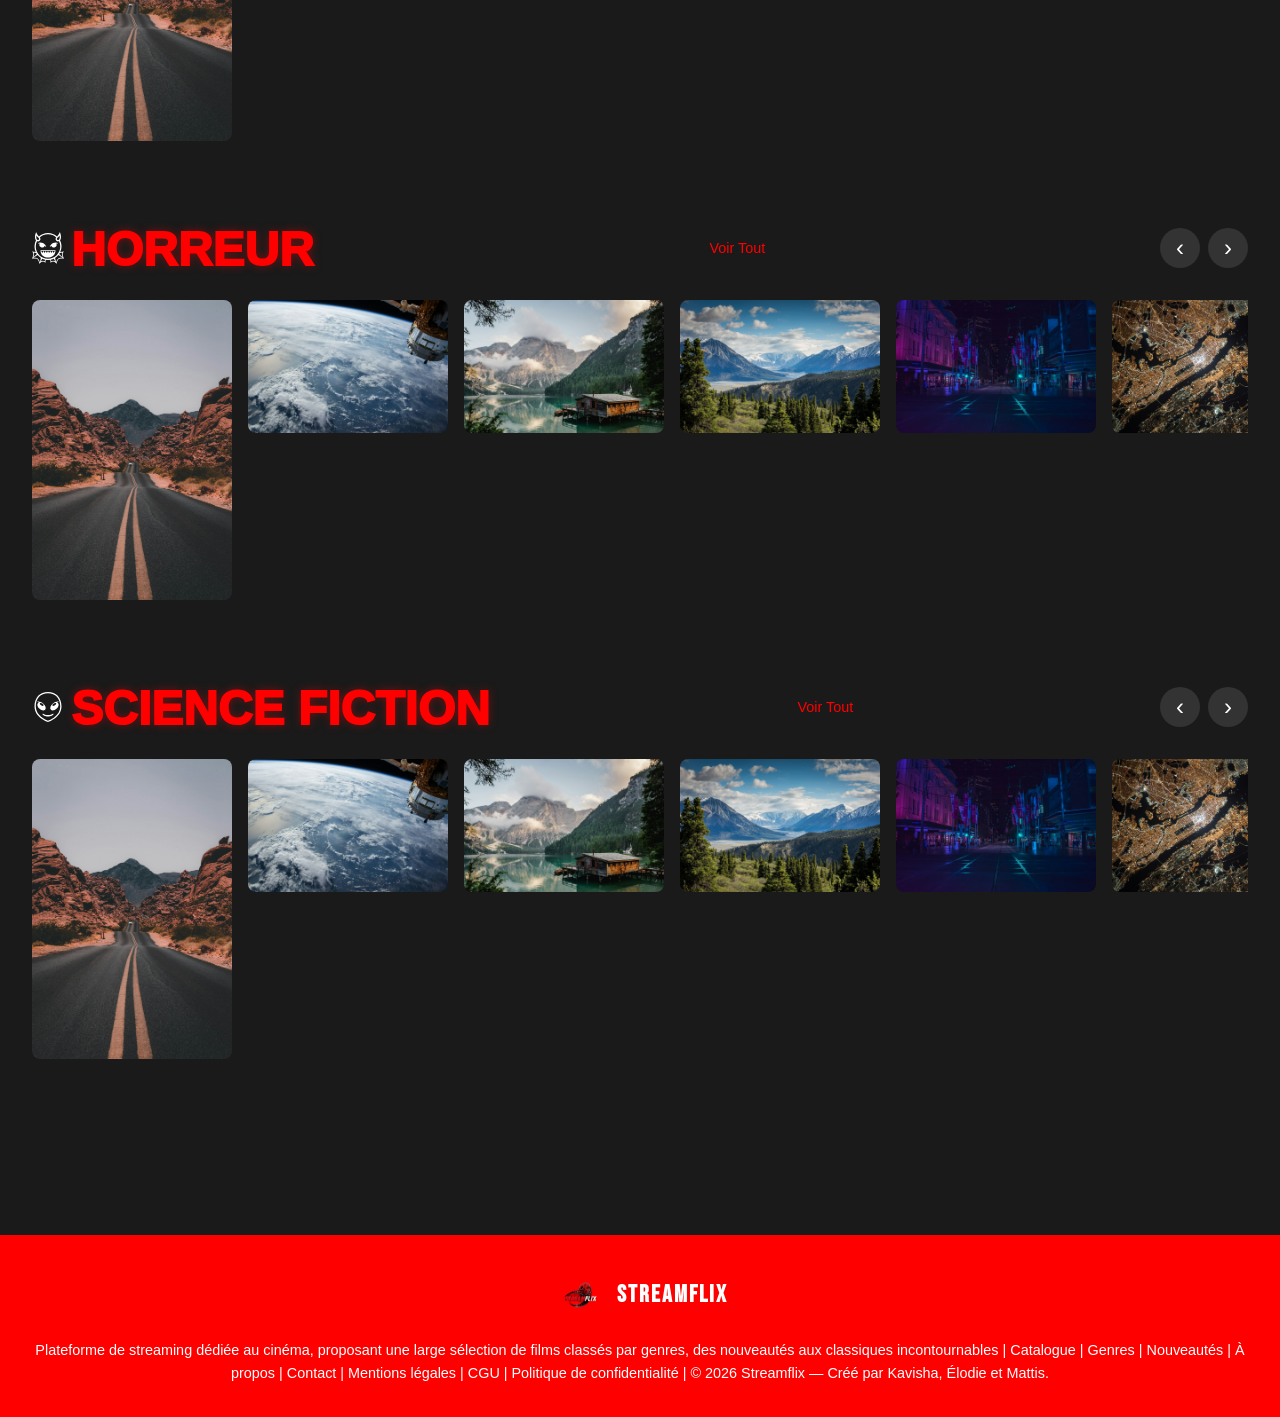
<file: demos/streamflix/index.html>
<!DOCTYPE html>
<html lang="fr">
<head>
    <meta charset="UTF-8">
    <meta name="viewport" content="width=device-width, initial-scale=1.0">
    <title>STREAMFLIX</title>
    <link rel="stylesheet" href="original.css">
<link rel="stylesheet" href="original-adapte.css"></head>
<body><div class="demo-notice"><span>Interface d’origine · Catalogue fictif, sans vidéo ni paiement réel.</span><a href="catalogue.html">Tester le catalogue</a><a href="/">Retour au portfolio</a></div>
    <header class="header">
        <div class="header-container">
            <a href="./" class="logo">
                <img src="logo.png" alt="STREAMFLIX" class="logo-img">
                <span class="logo-text">STREAMFLIX</span>
            </a>
            <nav class="nav">
                <a href="./" class="nav-link">Accueil</a>
                <a href="./#comedy" class="nav-link">Catalogue</a>
                                <a href="abonnement.html" class="nav-link">Abonnement</a>
            </nav>
            <div class="header-right">
                <div class="search-container">
                    <input type="text" id="search-input" class="search-input" placeholder="Rechercher...">
                    <svg class="search-icon" width="24" height="24" viewBox="0 0 24 24" fill="currentColor">
                        <path d="M15.5 14h-.79l-.28-.27A6.471 6.471 0 0 0 16 9.5 6.5 6.5 0 1 0 9.5 16c1.61 0 3.09-.59 4.23-1.57l.27.28v.79l5 4.99L20.49 19l-4.99-5zm-6 0C7.01 14 5 11.99 5 9.5S7.01 5 9.5 5 14 7.01 14 9.5 11.99 14 9.5 14z"/>
                    </svg>
                    <svg class="search-clear" id="search-clear" width="24" height="24" viewBox="0 0 24 24" fill="currentColor" style="display: none;">
                        <path d="M19 6.41L17.59 5 12 10.59 6.41 5 5 6.41 10.59 12 5 17.59 6.41 19 12 13.41 17.59 19 19 17.59 13.41 12z"/>
                    </svg>
                </div>
                <a href="catalogue.html" class="cart-icon">
                    <svg xmlns="http://www.w3.org/2000/svg" width="24" height="24" viewBox="0 0 24 24" fill="currentColor">
                        <path d="M16 18a2 2 0 0 1 2 2a2 2 0 0 1-2 2a2 2 0 0 1-2-2a2 2 0 0 1 2-2m0 1a1 1 0 0 0-1 1a1 1 0 0 0 1 1a1 1 0 0 0 1-1a1 1 0 0 0-1-1m-9-1a2 2 0 0 1 2 2a2 2 0 0 1-2 2a2 2 0 0 1-2-2a2 2 0 0 1 2-2m0 1a1 1 0 0 0-1 1a1 1 0 0 0 1 1a1 1 0 0 0 1-1a1 1 0 0 0-1-1M18 6H4.27l2.55 6H15c.33 0 .62-.16.8-.4l3-4c.13-.17.2-.38.2-.6a1 1 0 0 0-1-1m-3 7H6.87l-.77 1.56L6 15a1 1 0 0 0 1 1h11v1H7a2 2 0 0 1-2-2a2 2 0 0 1 .25-.97l.72-1.47L2.34 4H1V3h2l.85 2H18a2 2 0 0 1 2 2c0 .5-.17.92-.45 1.26l-2.91 3.89c-.36.51-.96.85-1.64.85"/>
                    </svg>
                    <span class="cart-count" id="cart-count">0</span>
                </a>
                                    <a href="catalogue.html" class="user-icon" title="Se connecter">
                        <svg xmlns="http://www.w3.org/2000/svg" width="24" height="24" viewBox="0 0 24 24" fill="currentColor">
                            <path d="M11.5 14c4.14 0 7.5 1.57 7.5 3.5V20H4v-2.5c0-1.93 3.36-3.5 7.5-3.5m6.5 3.5c0-1.38-2.91-2.5-6.5-2.5S5 16.12 5 17.5V19h13zM11.5 5A3.5 3.5 0 0 1 15 8.5a3.5 3.5 0 0 1-3.5 3.5A3.5 3.5 0 0 1 8 8.5A3.5 3.5 0 0 1 11.5 5m0 1A2.5 2.5 0 0 0 9 8.5a2.5 2.5 0 0 0 2.5 2.5A2.5 2.5 0 0 0 14 8.5A2.5 2.5 0 0 0 11.5 6"/>
                        </svg>
                    </a>
                            </div>
        </div>
    </header>
    <main class="main-content">


<div class="home-container">
    <!-- Hero Section -->
        <section class="hero-section" id="hero-section">
        <div class="hero-backdrop" style="background-image: url('/demos/streamflix/mock/film-1.jpg');">
            <div class="hero-overlay"></div>
        </div>
        <div class="hero-content-wrapper">
            <div class="hero-content">
                <div class="hero-info">
                    <h1 class="hero-title">L’Horizon bleu</h1>
                    <div class="hero-meta">
                        <span class="hero-rating">
                            <svg width="20" height="20" viewBox="0 0 24 24" fill="currentColor">
                                <path d="M12 2l3.09 6.26L22 9.27l-5 4.87 1.18 6.88L12 17.77l-6.18 3.25L7 14.14 2 9.27l6.91-1.01L12 2z"/>
                            </svg>
                            7.5                        </span>
                        <span class="hero-date">
                            <svg width="16" height="16" viewBox="0 0 24 24" fill="currentColor">
                                <path d="M19 4h-1V2h-2v2H8V2H6v2H5c-1.11 0-1.99.9-1.99 2L3 20c0 1.1.89 2 2 2h14c1.1 0 2-.9 2-2V6c0-1.1-.9-2-2-2zm0 16H5V10h14v10zm0-12H5V6h14v2z"/>
                            </svg>
                            01 January 2025                        </span>
                    </div>
                    <p class="hero-overview">Une exploratrice suit une carte oubliée jusqu’à une île inconnue....</p>
                    <div class="hero-actions">
                                                <a href="catalogue.html" class="hero-play-btn">
                            <svg width="24" height="24" viewBox="0 0 24 24" fill="currentColor">
                                <path d="M8 5v14l11-7z"/>
                            </svg>
                            Voir la fiche
                        </a>
                    </div>
                </div>
            </div>
            <div class="hero-thumbnails-container">
                <div class="hero-thumbnails">
                                            <div class="hero-thumbnail active"
                             onclick="changeHeroMovie(0, {&quot;id&quot;:1,&quot;title&quot;:&quot;L\u2019Horizon bleu&quot;,&quot;overview&quot;:&quot;Une exploratrice suit une carte oubli\u00e9e jusqu\u2019\u00e0 une \u00eele inconnue.&quot;,&quot;genre_ids&quot;:[12],&quot;poster_path&quot;:&quot;mock-1.svg&quot;,&quot;backdrop_path&quot;:&quot;mock-hero.svg&quot;,&quot;vote_average&quot;:7.5,&quot;release_date&quot;:&quot;2025-01-01&quot;})">
                            <img src="/demos/streamflix/mock/film-1.jpg" alt="L’Horizon bleu">
                        </div>
                                            <div class="hero-thumbnail "
                             onclick="changeHeroMovie(1, {&quot;id&quot;:2,&quot;title&quot;:&quot;Rendez-vous \u00e0 minuit&quot;,&quot;overview&quot;:&quot;Deux voisins organisent une soir\u00e9e inattendue.&quot;,&quot;genre_ids&quot;:[35],&quot;poster_path&quot;:&quot;mock-2.svg&quot;,&quot;backdrop_path&quot;:&quot;mock-hero.svg&quot;,&quot;vote_average&quot;:7.5,&quot;release_date&quot;:&quot;2025-01-01&quot;})">
                            <img src="/demos/streamflix/mock/film-2.jpg" alt="Rendez-vous à minuit">
                        </div>
                                            <div class="hero-thumbnail "
                             onclick="changeHeroMovie(2, {&quot;id&quot;:3,&quot;title&quot;:&quot;Orbite lointaine&quot;,&quot;overview&quot;:&quot;Une \u00e9quipe re\u00e7oit un signal venu des \u00e9toiles.&quot;,&quot;genre_ids&quot;:[878],&quot;poster_path&quot;:&quot;mock-3.svg&quot;,&quot;backdrop_path&quot;:&quot;mock-hero.svg&quot;,&quot;vote_average&quot;:7.5,&quot;release_date&quot;:&quot;2025-01-01&quot;})">
                            <img src="/demos/streamflix/mock/film-3.jpg" alt="Orbite lointaine">
                        </div>
                                            <div class="hero-thumbnail "
                             onclick="changeHeroMovie(3, {&quot;id&quot;:4,&quot;title&quot;:&quot;Le Dernier sentier&quot;,&quot;overview&quot;:&quot;Un voyage \u00e0 travers la montagne.&quot;,&quot;genre_ids&quot;:[12],&quot;poster_path&quot;:&quot;mock-4.svg&quot;,&quot;backdrop_path&quot;:&quot;mock-hero.svg&quot;,&quot;vote_average&quot;:7.5,&quot;release_date&quot;:&quot;2025-01-01&quot;})">
                            <img src="/demos/streamflix/mock/film-4.jpg" alt="Le Dernier sentier">
                        </div>
                                            <div class="hero-thumbnail "
                             onclick="changeHeroMovie(4, {&quot;id&quot;:5,&quot;title&quot;:&quot;Un caf\u00e9 pour deux&quot;,&quot;overview&quot;:&quot;Un petit caf\u00e9 devient le th\u00e9\u00e2tre de rencontres inattendues.&quot;,&quot;genre_ids&quot;:[35],&quot;poster_path&quot;:&quot;mock-5.svg&quot;,&quot;backdrop_path&quot;:&quot;mock-hero.svg&quot;,&quot;vote_average&quot;:7.5,&quot;release_date&quot;:&quot;2025-01-01&quot;})">
                            <img src="/demos/streamflix/mock/film-5.jpg" alt="Un café pour deux">
                        </div>
                                            <div class="hero-thumbnail "
                             onclick="changeHeroMovie(5, {&quot;id&quot;:6,&quot;title&quot;:&quot;Demain ailleurs&quot;,&quot;overview&quot;:&quot;Une ing\u00e9nieure communique avec le futur.&quot;,&quot;genre_ids&quot;:[878],&quot;poster_path&quot;:&quot;mock-6.svg&quot;,&quot;backdrop_path&quot;:&quot;mock-hero.svg&quot;,&quot;vote_average&quot;:7.5,&quot;release_date&quot;:&quot;2025-01-01&quot;})">
                            <img src="/demos/streamflix/mock/film-6.jpg" alt="Demain ailleurs">
                        </div>
                                    </div>
            </div>
        </div>
    </section>

    <!-- Top 10 Section -->
    <section class="top10-section">
        <div class="section-header">
            <h2 class="section-title">TOP 10</h2>
            <span class="section-subtitle">DES FILMS ACTUELS</span>
            <div class="section-nav">
                <button class="nav-arrow prev" onclick="scrollSection('top10', -1)">‹</button>
                <button class="nav-arrow next" onclick="scrollSection('top10', 1)">›</button>
            </div>
        </div>
        <div class="movies-carousel" id="top10">
                            <div class="movie-card top10-card">
                    <span class="top10-number">1</span>
                    <a href="catalogue.html">
                        <img src="/demos/streamflix/mock/film-1.jpg" alt="L’Horizon bleu" class="movie-poster">
                    </a>
                </div>
                            <div class="movie-card top10-card">
                    <span class="top10-number">2</span>
                    <a href="catalogue.html">
                        <img src="/demos/streamflix/mock/film-2.jpg" alt="Rendez-vous à minuit" class="movie-poster">
                    </a>
                </div>
                            <div class="movie-card top10-card">
                    <span class="top10-number">3</span>
                    <a href="catalogue.html">
                        <img src="/demos/streamflix/mock/film-3.jpg" alt="Orbite lointaine" class="movie-poster">
                    </a>
                </div>
                            <div class="movie-card top10-card">
                    <span class="top10-number">4</span>
                    <a href="catalogue.html">
                        <img src="/demos/streamflix/mock/film-4.jpg" alt="Le Dernier sentier" class="movie-poster">
                    </a>
                </div>
                            <div class="movie-card top10-card">
                    <span class="top10-number">5</span>
                    <a href="catalogue.html">
                        <img src="/demos/streamflix/mock/film-5.jpg" alt="Un café pour deux" class="movie-poster">
                    </a>
                </div>
                            <div class="movie-card top10-card">
                    <span class="top10-number">6</span>
                    <a href="catalogue.html">
                        <img src="/demos/streamflix/mock/film-6.jpg" alt="Demain ailleurs" class="movie-poster">
                    </a>
                </div>
                    </div>
    </section>

    <!-- Comédie Section -->
    <section class="genre-section" id="comedy">
        <div class="section-header">
            <div class="section-title-group">
                <svg class="genre-icon" xmlns="http://www.w3.org/2000/svg" width="32" height="32" viewBox="0 0 64 64" fill="currentColor">
                    <path d="M62 32C62 15.43 48.57 2 32 2S2 15.43 2 32c0 2.49.309 4.907.88 7.221c-2.49 4.892.696 10.032 5.058 10.699C13.407 57.252 22.149 62 32 62c9.853 0 18.593-4.748 24.062-12.08c4.361-.668 7.545-5.807 5.057-10.697c.572-2.315.881-4.732.881-7.223M32 4.5c15.164 0 27.5 12.336 27.5 27.5c0 1.552-.135 3.071-.383 4.553c-5.41-5.293-15.186-5.543-15.186-5.543s.029 1.197.264 2.996H19.803c.236-1.799.264-2.996.264-2.996s-9.771.25-15.183 5.543A27.6 27.6 0 0 1 4.5 32C4.5 16.836 16.837 4.5 32 4.5M18.499 40c.443-1.395.762-2.765.99-4H44.51c.229 1.235.549 2.605.99 4zm21.214 10.664c-2.229.957-4.799 1.518-7.712 1.518c-2.914 0-5.484-.561-7.713-1.518c2.152-1.031 4.711-1.662 7.713-1.662s5.562.631 7.712 1.662M32 59.5c-8.443 0-16.007-3.828-21.056-9.836c1.195-.396 2.401-1.152 3.543-2.354q.488-.514.92-1.08C18.222 50.436 23.592 54 32 54c8.406 0 13.777-3.563 16.591-7.769q.433.565.918 1.079c1.145 1.201 2.352 1.959 3.547 2.354C48.008 55.672 40.443 59.5 32 59.5"/>
                    <path d="M14.858 29.607c1.802-1.901 3.957-2.658 6.207-2.658s4.404.757 6.207 2.658c.479.505 1.438-.424 1.254-.938C26.667 23.558 23.866 21 21.065 21s-5.602 2.558-7.46 7.669c-.184.515.774 1.443 1.253.938m21.869 0c1.803-1.901 3.957-2.658 6.207-2.658s4.404.757 6.207 2.658c.479.505 1.438-.424 1.254-.938C48.535 23.558 45.734 21 42.934 21s-5.602 2.558-7.461 7.669c-.184.515.775 1.443 1.254.938"/>
                </svg>
                <h2 class="section-title">COMÉDIE</h2>
            </div>
            <a href="catalogue.html" class="see-all-link">Voir Tout</a>
            <div class="section-nav">
                <button class="nav-arrow prev" onclick="scrollSection('comedy', -1)">‹</button>
                <button class="nav-arrow next" onclick="scrollSection('comedy', 1)">›</button>
            </div>
        </div>
        <div class="movies-carousel" id="comedy-carousel">
                            <div class="movie-card">
                    <a href="catalogue.html">
                        <img src="/demos/streamflix/mock/film-1.jpg" alt="L’Horizon bleu" class="movie-poster">
                    </a>
                </div>
                            <div class="movie-card">
                    <a href="catalogue.html">
                        <img src="/demos/streamflix/mock/film-2.jpg" alt="Rendez-vous à minuit" class="movie-poster">
                    </a>
                </div>
                            <div class="movie-card">
                    <a href="catalogue.html">
                        <img src="/demos/streamflix/mock/film-3.jpg" alt="Orbite lointaine" class="movie-poster">
                    </a>
                </div>
                            <div class="movie-card">
                    <a href="catalogue.html">
                        <img src="/demos/streamflix/mock/film-4.jpg" alt="Le Dernier sentier" class="movie-poster">
                    </a>
                </div>
                            <div class="movie-card">
                    <a href="catalogue.html">
                        <img src="/demos/streamflix/mock/film-5.jpg" alt="Un café pour deux" class="movie-poster">
                    </a>
                </div>
                            <div class="movie-card">
                    <a href="catalogue.html">
                        <img src="/demos/streamflix/mock/film-6.jpg" alt="Demain ailleurs" class="movie-poster">
                    </a>
                </div>
                    </div>
    </section>

    <!-- Horreur Section -->
    <section class="genre-section" id="horror">
        <div class="section-header">
            <div class="section-title-group">
                <svg class="genre-icon" xmlns="http://www.w3.org/2000/svg" width="32" height="32" viewBox="0 0 64 64" fill="currentColor">
                    <path d="m64 38.771l-7.453 1.475A26.9 26.9 0 0 0 59 29.001c0-4.433-1.08-8.607-2.976-12.297c2.069-2.488 3.257-7.521-.29-16.704c0 0-1.698 5.223-5.554 9.041A26.9 26.9 0 0 0 32 2a26.9 26.9 0 0 0-18.181 7.042C9.963 5.224 8.268 0 8.268 0C4.72 9.182 5.905 14.216 7.975 16.704A26.84 26.84 0 0 0 5 29.001c0 4.014.883 7.82 2.454 11.244L0 38.771s2.725 1.871 2.725 5.328C2.725 48.05 0 53.525 0 53.525s2.384-.366 5.008-.366c2.285 0 4.748.278 5.974 1.313C13.567 56.654 15 64 15 64s2.717-5 6.382-5c3.938 0 5.313 2.886 5.313 2.886l.774-6.271c1.475.247 2.986.385 4.531.385s3.056-.138 4.53-.386l.775 6.271s1.375-2.886 5.313-2.886C46.283 59 49 64 49 64s1.434-7.346 4.018-9.528c1.226-1.034 3.692-1.313 5.974-1.313c2.625 0 5.009.366 5.009.366c-.002-.002-2.726-5.476-2.726-9.427C61.274 40.642 64 38.771 64 38.771M55.147 6.81c.748 3.962.139 6.219-.427 7.354c-.743 1.5-1.774 1.935-2.181 2.052a1.7 1.7 0 0 1-.448.061c-.955 0-1.976-.73-2.319-1.664c-.436-1.162.417-2.219 1.205-2.901c1.722-1.488 3.103-3.24 4.17-4.902m-46.295.002c1.07 1.662 2.449 3.413 4.17 4.899c.789.683 1.641 1.739 1.208 2.901c-.347.934-1.365 1.664-2.32 1.664c-.154 0-.308-.021-.448-.061c-.408-.119-1.439-.552-2.183-2.052c-.562-1.135-1.172-3.39-.427-7.351M3.594 41.011l4.706.931q.577 1.052 1.24 2.043L2.805 50.72c.719-1.981 1.421-4.46 1.421-6.622a7.8 7.8 0 0 0-.632-3.087m12.082 19.495c-.73-2.475-1.961-5.691-3.725-7.18c-1.328-1.121-3.599-1.667-6.943-1.667c-.823 0-1.607.037-2.322.085l8.452-5.604a27.1 27.1 0 0 0 6.608 5.788l-1.915 8.414c-.05.055-.106.109-.155.164m9.909-1.87c-1.021-.634-2.397-1.136-4.203-1.136c-1.467 0-2.771.572-3.873 1.356l2.712-5.557a26.8 26.8 0 0 0 5.771 2.021zM7.5 29.001c0-3.837.895-7.466 2.474-10.702c.271.131.541.244.798.318q.564.16 1.139.158c3.452 0 6.799-4.166 3.697-7.966C19.953 6.891 25.702 4.5 32 4.5s12.047 2.39 16.392 6.31c-3.098 3.799.246 7.966 3.7 7.966q.575.001 1.139-.158c.256-.074.526-.187.796-.318a24.3 24.3 0 0 1 2.474 10.701C56.5 42.511 45.509 53.5 32 53.5S7.5 42.511 7.5 29.001M42.618 57.5c-1.804 0-3.181.502-4.203 1.136l-.408-3.314a27 27 0 0 0 5.772-2.021l2.712 5.557c-1.102-.786-2.406-1.358-3.873-1.358m16.373-5.841c-3.344 0-5.611.546-6.939 1.667c-1.764 1.488-2.998 4.705-3.728 7.18c-.05-.055-.105-.108-.156-.163l-1.915-8.413a27.2 27.2 0 0 0 6.608-5.788l8.452 5.603a34 34 0 0 0-2.322-.086m-4.531-7.672a27 27 0 0 0 1.24-2.045l4.706-.932a7.8 7.8 0 0 0-.632 3.088c0 2.103.68 4.586 1.412 6.614z"/>
                    <path d="M17.069 37.407c0 6.676 5.233 13.768 14.931 13.768c9.696 0 14.929-7.092 14.929-13.768v-.748h-29.86zm5.891.416h22.603l-2.261 4.133l-2.262-4.133l-2.259 4.133l-2.261-4.133l-2.262 4.133L32 37.823l-2.259 4.133l-2.261-4.133l-2.262 4.133zl-2.261 4.133l-2.26-4.133zm25.535-14.839a31 31 0 0 1 3.996-.634c-1.482-.969-3.306-1.357-5.094-1.35a12.8 12.8 0 0 0-5.232 1.195c-1.634.75-3.134 1.855-4.301 3.221c-1.163 1.367-2.029 3.026-2.222 4.792a29 29 0 0 1 3.057-2.68a.5.5 0 0 0 .042.229a5.457 5.457 0 0 0 7.248 2.639a5.456 5.456 0 0 0 2.634-7.249a.5.5 0 0 0-.128-.163m-23.236 4.773a.54.54 0 0 0 .039-.23a29 29 0 0 1 3.055 2.682c-.188-1.766-1.056-3.422-2.216-4.792a12.6 12.6 0 0 0-4.302-3.221a12.8 12.8 0 0 0-5.232-1.195c-1.791-.008-3.612.381-5.095 1.35c1.434.139 2.738.344 3.995.634a.5.5 0 0 0-.128.163a5.456 5.456 0 0 0 2.634 7.249a5.46 5.46 0 0 0 7.25-2.64"/>
                </svg>
                <h2 class="section-title">HORREUR</h2>
            </div>
            <a href="catalogue.html" class="see-all-link">Voir Tout</a>
            <div class="section-nav">
                <button class="nav-arrow prev" onclick="scrollSection('horror', -1)">‹</button>
                <button class="nav-arrow next" onclick="scrollSection('horror', 1)">›</button>
            </div>
        </div>
        <div class="movies-carousel" id="horror-carousel">
                            <div class="movie-card">
                    <a href="catalogue.html">
                        <img src="/demos/streamflix/mock/film-1.jpg" alt="L’Horizon bleu" class="movie-poster">
                    </a>
                </div>
                            <div class="movie-card">
                    <a href="catalogue.html">
                        <img src="/demos/streamflix/mock/film-2.jpg" alt="Rendez-vous à minuit" class="movie-poster">
                    </a>
                </div>
                            <div class="movie-card">
                    <a href="catalogue.html">
                        <img src="/demos/streamflix/mock/film-3.jpg" alt="Orbite lointaine" class="movie-poster">
                    </a>
                </div>
                            <div class="movie-card">
                    <a href="catalogue.html">
                        <img src="/demos/streamflix/mock/film-4.jpg" alt="Le Dernier sentier" class="movie-poster">
                    </a>
                </div>
                            <div class="movie-card">
                    <a href="catalogue.html">
                        <img src="/demos/streamflix/mock/film-5.jpg" alt="Un café pour deux" class="movie-poster">
                    </a>
                </div>
                            <div class="movie-card">
                    <a href="catalogue.html">
                        <img src="/demos/streamflix/mock/film-6.jpg" alt="Demain ailleurs" class="movie-poster">
                    </a>
                </div>
                    </div>
    </section>

    <!-- Science Fiction Section -->
    <section class="genre-section" id="scifi">
        <div class="section-header">
            <div class="section-title-group">
                <svg class="genre-icon" xmlns="http://www.w3.org/2000/svg" width="32" height="32" viewBox="0 0 64 64" fill="currentColor">
                    <path d="M32 2C15.791 2 5 13.123 5 30.607C5 54.065 32 62 32 62s27-7.935 27-31.393C59 13.123 48.207 2 32 2m12.143 50.996C39.039 56.739 33.848 58.73 32 59.369c-4.086-1.415-24.5-9.46-24.5-28.762C7.5 14.748 17.117 4.5 32 4.5s24.5 10.248 24.5 26.107c0 8.841-4.158 16.374-12.357 22.389"/>
                    <path d="M42.303 45.452c-.311 0-.662.176-1.301.494c-1.527.765-4.371 2.187-9.004 2.187c-4.629 0-7.475-1.422-9.002-2.187c-.637-.318-.988-.494-1.299-.494c-.334 0-.672.229-.672.743c0 2.525 5.334 4.913 10.973 4.913c5.643 0 10.975-2.388 10.975-4.913c0-.513-.336-.743-.67-.743M26.084 37.71c1.633-1.607 1.688-4.359.43-7.146l.016.014c-.613-1.629-1.662-3.048-2.848-4.292a17.8 17.8 0 0 0-4.084-3.167a17.5 17.5 0 0 0-4.799-1.848c-1.666-.375-3.387-.502-5.074-.271c1.542.576 3.023 1.102 4.462 1.699c-.847.188-1.597.562-2.19 1.146c-2.482 2.443-1.338 7.524 2.553 11.354c3.889 3.826 9.055 4.951 11.534 2.511m-7.883-8.965c-1.99-1.247-3.076-3.086-2.42-4.106c.662-1.021 2.814-.837 4.807.409c1.996 1.247 3.078 3.086 2.418 4.106c-.656 1.022-2.807.838-4.805-.409m31.609-6.046c1.44-.597 2.921-1.122 4.462-1.699c-1.688-.23-3.404-.105-5.072.271c-1.67.377-3.299.992-4.799 1.847a17.7 17.7 0 0 0-4.082 3.166c-1.189 1.246-2.236 2.665-2.85 4.293l.015-.013c-1.258 2.786-1.204 5.539.429 7.146c2.48 2.442 7.646 1.317 11.535-2.512c3.891-3.828 5.033-8.91 2.555-11.354c-.595-.583-1.346-.958-2.193-1.145m-4.017 6.046c-1.994 1.246-4.146 1.43-4.807.407c-.656-1.02.426-2.858 2.42-4.104c1.996-1.247 4.146-1.431 4.809-.408c.656 1.02-.428 2.857-2.422 4.105"/>
                </svg>
                <h2 class="section-title">SCIENCE FICTION</h2>
            </div>
            <a href="catalogue.html" class="see-all-link">Voir Tout</a>
            <div class="section-nav">
                <button class="nav-arrow prev" onclick="scrollSection('scifi', -1)">‹</button>
                <button class="nav-arrow next" onclick="scrollSection('scifi', 1)">›</button>
            </div>
        </div>
        <div class="movies-carousel" id="scifi-carousel">
                            <div class="movie-card">
                    <a href="catalogue.html">
                        <img src="/demos/streamflix/mock/film-1.jpg" alt="L’Horizon bleu" class="movie-poster">
                    </a>
                </div>
                            <div class="movie-card">
                    <a href="catalogue.html">
                        <img src="/demos/streamflix/mock/film-2.jpg" alt="Rendez-vous à minuit" class="movie-poster">
                    </a>
                </div>
                            <div class="movie-card">
                    <a href="catalogue.html">
                        <img src="/demos/streamflix/mock/film-3.jpg" alt="Orbite lointaine" class="movie-poster">
                    </a>
                </div>
                            <div class="movie-card">
                    <a href="catalogue.html">
                        <img src="/demos/streamflix/mock/film-4.jpg" alt="Le Dernier sentier" class="movie-poster">
                    </a>
                </div>
                            <div class="movie-card">
                    <a href="catalogue.html">
                        <img src="/demos/streamflix/mock/film-5.jpg" alt="Un café pour deux" class="movie-poster">
                    </a>
                </div>
                            <div class="movie-card">
                    <a href="catalogue.html">
                        <img src="/demos/streamflix/mock/film-6.jpg" alt="Demain ailleurs" class="movie-poster">
                    </a>
                </div>
                    </div>
    </section>
</div>

<script>
// Scroll automatique vers les genres si route=catalogue
</script>

    </main>
    <footer class="footer">
        <div class="footer-container">
            <div class="footer-logo">
                <img src="logo.png" alt="STREAMFLIX" class="logo-img">
                <span class="logo-text">STREAMFLIX</span>
            </div>
            <div class="footer-text">
                Plateforme de streaming dédiée au cinéma, proposant une large sélection de films classés par genres, des nouveautés aux classiques incontournables | Catalogue | Genres | Nouveautés | À propos | Contact | Mentions légales | CGU | Politique de confidentialité | © 2026 Streamflix — Créé par Kavisha, Élodie et Mattis.
            </div>
        </div>
    </footer>
    <script src="original.js?v=parcours"></script>
</body>
</html>
</file>
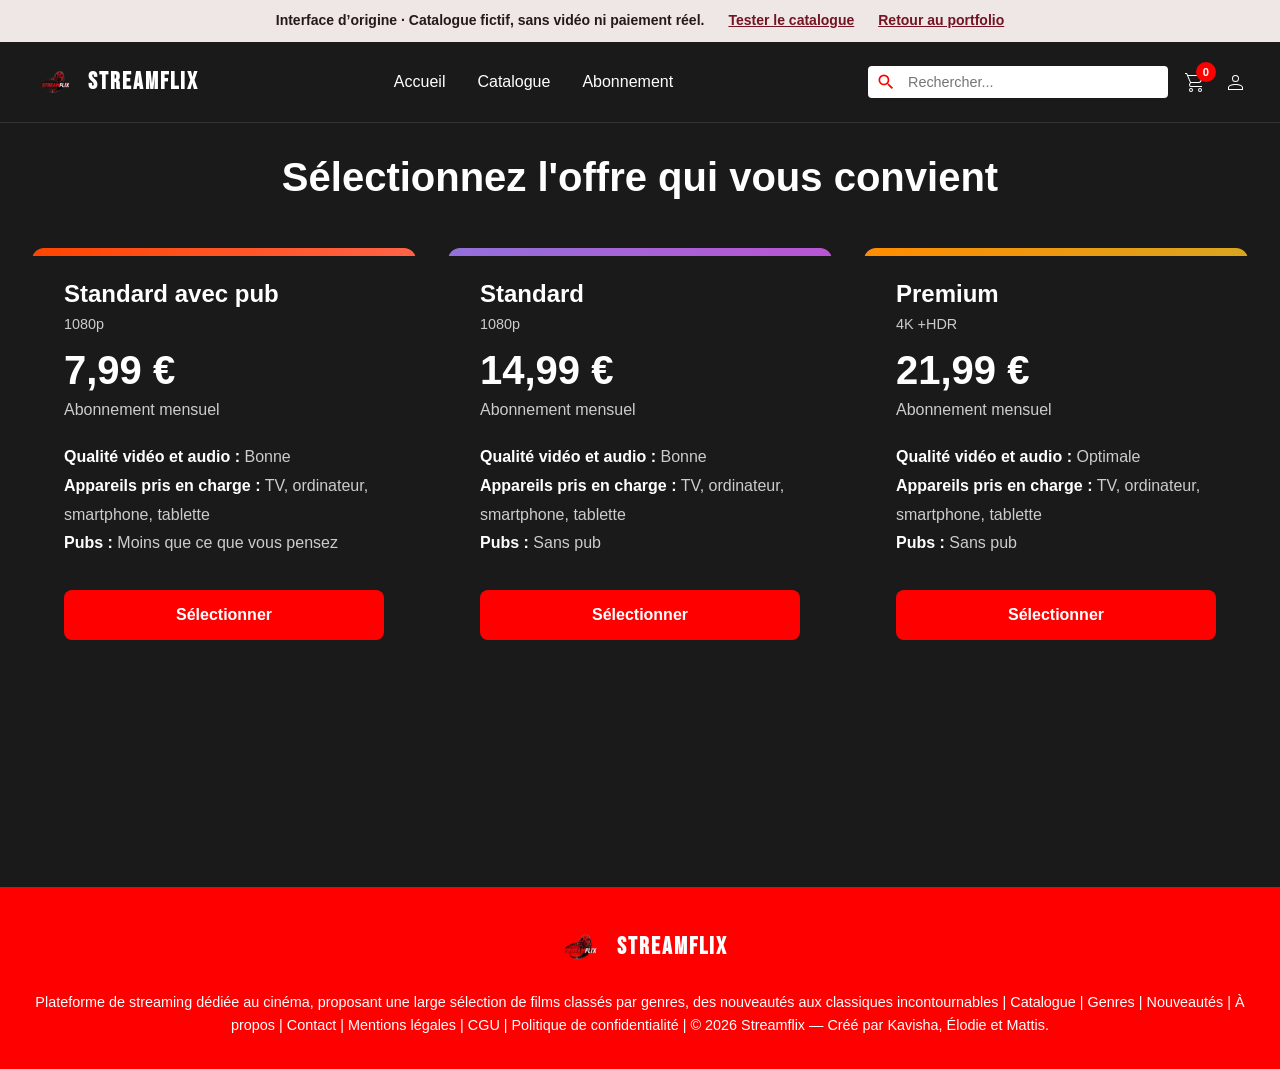
<file: demos/streamflix/abonnement.html>
<!DOCTYPE html>
<html lang="fr">
<head>
    <meta charset="UTF-8">
    <meta name="viewport" content="width=device-width, initial-scale=1.0">
    <title>STREAMFLIX</title>
    <link rel="stylesheet" href="original.css">
<link rel="stylesheet" href="original-adapte.css"></head>
<body><div class="demo-notice"><span>Interface d’origine · Catalogue fictif, sans vidéo ni paiement réel.</span><a href="catalogue.html">Tester le catalogue</a><a href="/">Retour au portfolio</a></div>
    <header class="header">
        <div class="header-container">
            <a href="./" class="logo">
                <img src="logo.png" alt="STREAMFLIX" class="logo-img">
                <span class="logo-text">STREAMFLIX</span>
            </a>
            <nav class="nav">
                <a href="./" class="nav-link">Accueil</a>
                <a href="./#comedy" class="nav-link">Catalogue</a>
                                <a href="abonnement.html" class="nav-link">Abonnement</a>
            </nav>
            <div class="header-right">
                <div class="search-container">
                    <input type="text" id="search-input" class="search-input" placeholder="Rechercher...">
                    <svg class="search-icon" width="24" height="24" viewBox="0 0 24 24" fill="currentColor">
                        <path d="M15.5 14h-.79l-.28-.27A6.471 6.471 0 0 0 16 9.5 6.5 6.5 0 1 0 9.5 16c1.61 0 3.09-.59 4.23-1.57l.27.28v.79l5 4.99L20.49 19l-4.99-5zm-6 0C7.01 14 5 11.99 5 9.5S7.01 5 9.5 5 14 7.01 14 9.5 11.99 14 9.5 14z"/>
                    </svg>
                    <svg class="search-clear" id="search-clear" width="24" height="24" viewBox="0 0 24 24" fill="currentColor" style="display: none;">
                        <path d="M19 6.41L17.59 5 12 10.59 6.41 5 5 6.41 10.59 12 5 17.59 6.41 19 12 13.41 17.59 19 19 17.59 13.41 12z"/>
                    </svg>
                </div>
                <a href="catalogue.html" class="cart-icon">
                    <svg xmlns="http://www.w3.org/2000/svg" width="24" height="24" viewBox="0 0 24 24" fill="currentColor">
                        <path d="M16 18a2 2 0 0 1 2 2a2 2 0 0 1-2 2a2 2 0 0 1-2-2a2 2 0 0 1 2-2m0 1a1 1 0 0 0-1 1a1 1 0 0 0 1 1a1 1 0 0 0 1-1a1 1 0 0 0-1-1m-9-1a2 2 0 0 1 2 2a2 2 0 0 1-2 2a2 2 0 0 1-2-2a2 2 0 0 1 2-2m0 1a1 1 0 0 0-1 1a1 1 0 0 0 1 1a1 1 0 0 0 1-1a1 1 0 0 0-1-1M18 6H4.27l2.55 6H15c.33 0 .62-.16.8-.4l3-4c.13-.17.2-.38.2-.6a1 1 0 0 0-1-1m-3 7H6.87l-.77 1.56L6 15a1 1 0 0 0 1 1h11v1H7a2 2 0 0 1-2-2a2 2 0 0 1 .25-.97l.72-1.47L2.34 4H1V3h2l.85 2H18a2 2 0 0 1 2 2c0 .5-.17.92-.45 1.26l-2.91 3.89c-.36.51-.96.85-1.64.85"/>
                    </svg>
                    <span class="cart-count" id="cart-count">0</span>
                </a>
                                    <a href="catalogue.html" class="user-icon" title="Se connecter">
                        <svg xmlns="http://www.w3.org/2000/svg" width="24" height="24" viewBox="0 0 24 24" fill="currentColor">
                            <path d="M11.5 14c4.14 0 7.5 1.57 7.5 3.5V20H4v-2.5c0-1.93 3.36-3.5 7.5-3.5m6.5 3.5c0-1.38-2.91-2.5-6.5-2.5S5 16.12 5 17.5V19h13zM11.5 5A3.5 3.5 0 0 1 15 8.5a3.5 3.5 0 0 1-3.5 3.5A3.5 3.5 0 0 1 8 8.5A3.5 3.5 0 0 1 11.5 5m0 1A2.5 2.5 0 0 0 9 8.5a2.5 2.5 0 0 0 2.5 2.5A2.5 2.5 0 0 0 14 8.5A2.5 2.5 0 0 0 11.5 6"/>
                        </svg>
                    </a>
                            </div>
        </div>
    </header>
    <main class="main-content">


<div class="subscription-container">
    <h1 class="subscription-title">Sélectionnez l'offre qui vous convient</h1>

    <div class="subscription-plans">
        <div class="plan-card plan-standard-ads">
            <div class="plan-header">
                <h2>Standard avec pub</h2>
                <p class="plan-quality">1080p</p>
            </div>
            <div class="plan-price">7,99 €</div>
            <p class="plan-period">Abonnement mensuel</p>
            <div class="plan-details">
                <p><strong>Qualité vidéo et audio :</strong> Bonne</p>
                <p><strong>Appareils pris en charge :</strong> TV, ordinateur, smartphone, tablette</p>
                <p><strong>Pubs :</strong> Moins que ce que vous pensez</p>
            </div>
            <button class="plan-select-btn" onclick="selectPlan('standard-ads', 7.99)">Sélectionner</button>
        </div>

        <div class="plan-card plan-standard">
            <div class="plan-header">
                <h2>Standard</h2>
                <p class="plan-quality">1080p</p>
            </div>
            <div class="plan-price">14,99 €</div>
            <p class="plan-period">Abonnement mensuel</p>
            <div class="plan-details">
                <p><strong>Qualité vidéo et audio :</strong> Bonne</p>
                <p><strong>Appareils pris en charge :</strong> TV, ordinateur, smartphone, tablette</p>
                <p><strong>Pubs :</strong> Sans pub</p>
            </div>
            <button class="plan-select-btn" onclick="selectPlan('standard', 14.99)">Sélectionner</button>
        </div>

        <div class="plan-card plan-premium">
            <div class="plan-header">
                <h2>Premium</h2>
                <p class="plan-quality">4K +HDR</p>
            </div>
            <div class="plan-price">21,99 €</div>
            <p class="plan-period">Abonnement mensuel</p>
            <div class="plan-details">
                <p><strong>Qualité vidéo et audio :</strong> Optimale</p>
                <p><strong>Appareils pris en charge :</strong> TV, ordinateur, smartphone, tablette</p>
                <p><strong>Pubs :</strong> Sans pub</p>
            </div>
            <button class="plan-select-btn" onclick="selectPlan('premium', 21.99)">Sélectionner</button>
        </div>
    </div>
</div>

    </main>
    <footer class="footer">
        <div class="footer-container">
            <div class="footer-logo">
                <img src="logo.png" alt="STREAMFLIX" class="logo-img">
                <span class="logo-text">STREAMFLIX</span>
            </div>
            <div class="footer-text">
                Plateforme de streaming dédiée au cinéma, proposant une large sélection de films classés par genres, des nouveautés aux classiques incontournables | Catalogue | Genres | Nouveautés | À propos | Contact | Mentions légales | CGU | Politique de confidentialité | © 2026 Streamflix — Créé par Kavisha, Élodie et Mattis.
            </div>
        </div>
    </footer>
    <script src="original.js?v=parcours"></script>
</body>
</html>
</file>
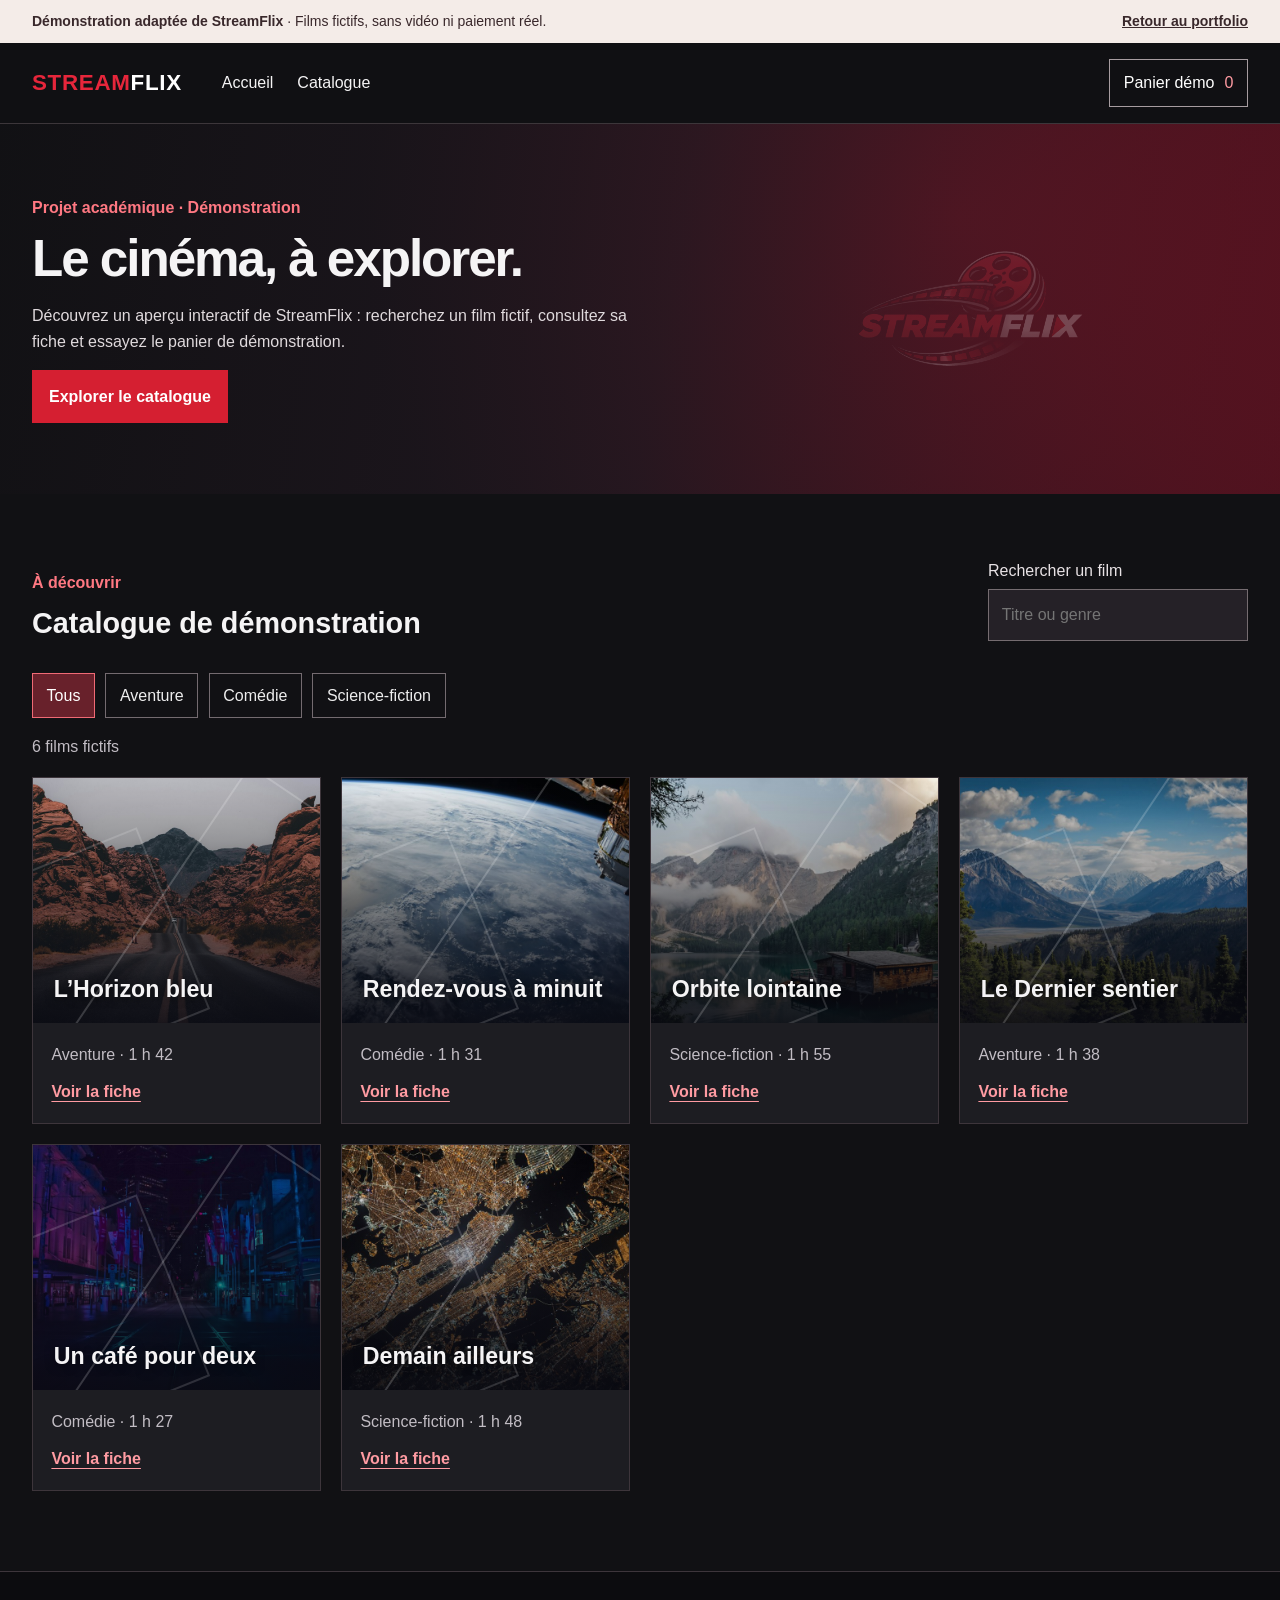
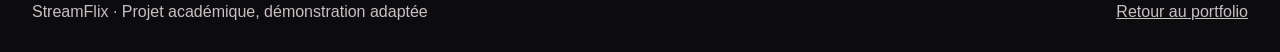
<file: demos/streamflix/catalogue.html>
﻿<!doctype html>
<html lang="fr">
<head>
  <meta charset="utf-8">
  <meta name="viewport" content="width=device-width, initial-scale=1">
  <meta name="description" content="Démonstration interactive du projet académique StreamFlix.">
  <title>StreamFlix — Démonstration</title>
  <link rel="stylesheet" href="demo.css">
  <script src="demo.js?v=parcours" defer></script>
</head>
<body>
  <div class="demo-banner"><p><strong>Démonstration adaptée de StreamFlix</strong> · Films fictifs, sans vidéo ni paiement réel.</p><a href="/">Retour au portfolio</a></div>
  <header class="site-header"><div class="shell header-inner"><a class="brand" href="#accueil" aria-label="StreamFlix, accueil">STREAM<span>FLIX</span></a><nav aria-label="Navigation principale"><a href="#accueil">Accueil</a><a href="#catalogue">Catalogue</a></nav><button class="cart-button" type="button" id="open-cart">Panier démo <span id="cart-count">0</span></button></div></header>
  <main id="accueil">
    <section class="hero"><div class="shell hero-inner"><p class="eyebrow">Projet académique · Démonstration</p><h1>Le cinéma, à explorer.</h1><p>Découvrez un aperçu interactif de StreamFlix : recherchez un film fictif, consultez sa fiche et essayez le panier de démonstration.</p><a class="primary-button" href="#catalogue">Explorer le catalogue</a></div></section>
    <section class="catalogue shell" id="catalogue" aria-labelledby="catalogue-title"><div class="catalogue-head"><div><p class="eyebrow">À découvrir</p><h2 id="catalogue-title">Catalogue de démonstration</h2></div><label class="search-label" for="search">Rechercher un film<input id="search" type="search" placeholder="Titre ou genre"></label></div><div class="filters" aria-label="Filtrer par genre"><button type="button" class="active" data-genre="Tous" aria-pressed="true">Tous</button><button type="button" data-genre="Aventure" aria-pressed="false">Aventure</button><button type="button" data-genre="Comédie" aria-pressed="false">Comédie</button><button type="button" data-genre="Science-fiction" aria-pressed="false">Science-fiction</button></div><p class="results" id="results" aria-live="polite"></p><div class="movie-grid" id="movie-grid"></div><noscript>Activez JavaScript pour parcourir le catalogue de démonstration.</noscript></section>
  </main>
  <dialog id="movie-dialog" aria-labelledby="movie-dialog-title"><div class="dialog-content"><button class="close-button" type="button" data-close="movie-dialog" aria-label="Fermer">Fermer</button><p class="eyebrow" id="movie-dialog-genre"></p><h2 id="movie-dialog-title"></h2><p id="movie-dialog-meta"></p><p id="movie-dialog-description"></p><p class="disclaimer">Film fictif · Aucun visionnage ni paiement réel.</p><button class="primary-button" type="button" id="add-to-cart">Ajouter au panier démo</button> <a class="secondary-button" id="film-page-link" href="film.html">Voir la page du film</a><p id="cart-message" role="status"></p></div></dialog>
  <dialog id="cart-dialog" aria-labelledby="cart-title"><div class="dialog-content"><button class="close-button" type="button" data-close="cart-dialog" aria-label="Fermer">Fermer</button><p class="eyebrow">Démonstration</p><h2 id="cart-title">Mon panier</h2><p class="disclaimer">Films et montants fictifs, conservés dans ce navigateur.</p><ul id="cart-items" class="cart-items"></ul><p id="cart-empty">Votre panier de démonstration est vide.</p><p id="cart-total"></p><button class="primary-button" type="button" id="checkout">Passer au paiement simulé</button> <button class="secondary-button" type="button" id="clear-cart">Vider le panier</button></div></dialog>
  <footer><div class="shell footer-inner"><p>StreamFlix · Projet académique, démonstration adaptée</p><a href="/">Retour au portfolio</a></div></footer>
</body>
</html>
</file>
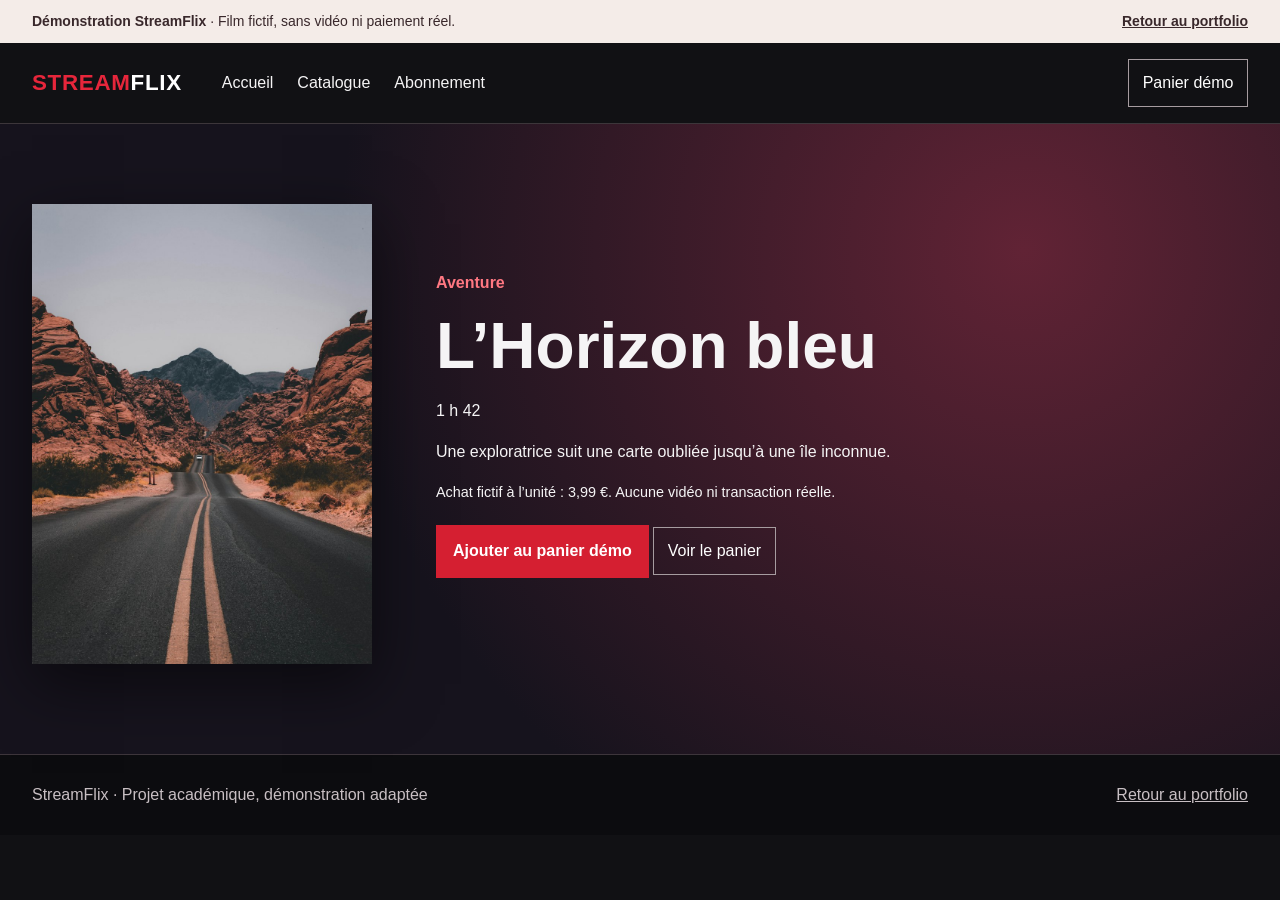
<file: demos/streamflix/film.html>
<!doctype html><html lang="fr"><head><meta charset="utf-8"><meta name="viewport" content="width=device-width, initial-scale=1"><title>Fiche du film · StreamFlix</title><link rel="stylesheet" href="demo.css"><link rel="stylesheet" href="film.css"><script src="film.js?v=ready" defer></script></head><body>
<div class="demo-banner"><p><strong>Démonstration StreamFlix</strong> · Film fictif, sans vidéo ni paiement réel.</p><a href="/">Retour au portfolio</a></div>
<header class="site-header"><div class="shell header-inner"><a class="brand" href="./">STREAM<span>FLIX</span></a><nav aria-label="Navigation principale"><a href="./">Accueil</a><a href="catalogue.html#catalogue">Catalogue</a><a href="abonnement.html">Abonnement</a></nav><a class="cart-button" href="catalogue.html?panier=1">Panier démo</a></div></header>
<main class="film-page"><div class="shell film-layout"><img id="film-poster" alt="" width="340" height="500"><div><p class="eyebrow" id="film-genre"></p><h1 id="film-title">Film de démonstration</h1><p id="film-duration"></p><p id="film-description"></p><p class="disclaimer">Achat fictif à l’unité : 3,99 €. Aucune vidéo ni transaction réelle.</p><button class="primary-button" type="button" id="buy-film" disabled>Ajouter au panier démo</button> <a class="secondary-button" href="catalogue.html?panier=1">Voir le panier</a><p id="film-status" role="status"></p></div></div></main>
<footer><div class="shell footer-inner"><p>StreamFlix · Projet académique, démonstration adaptée</p><a href="/">Retour au portfolio</a></div></footer></body></html>
</file>
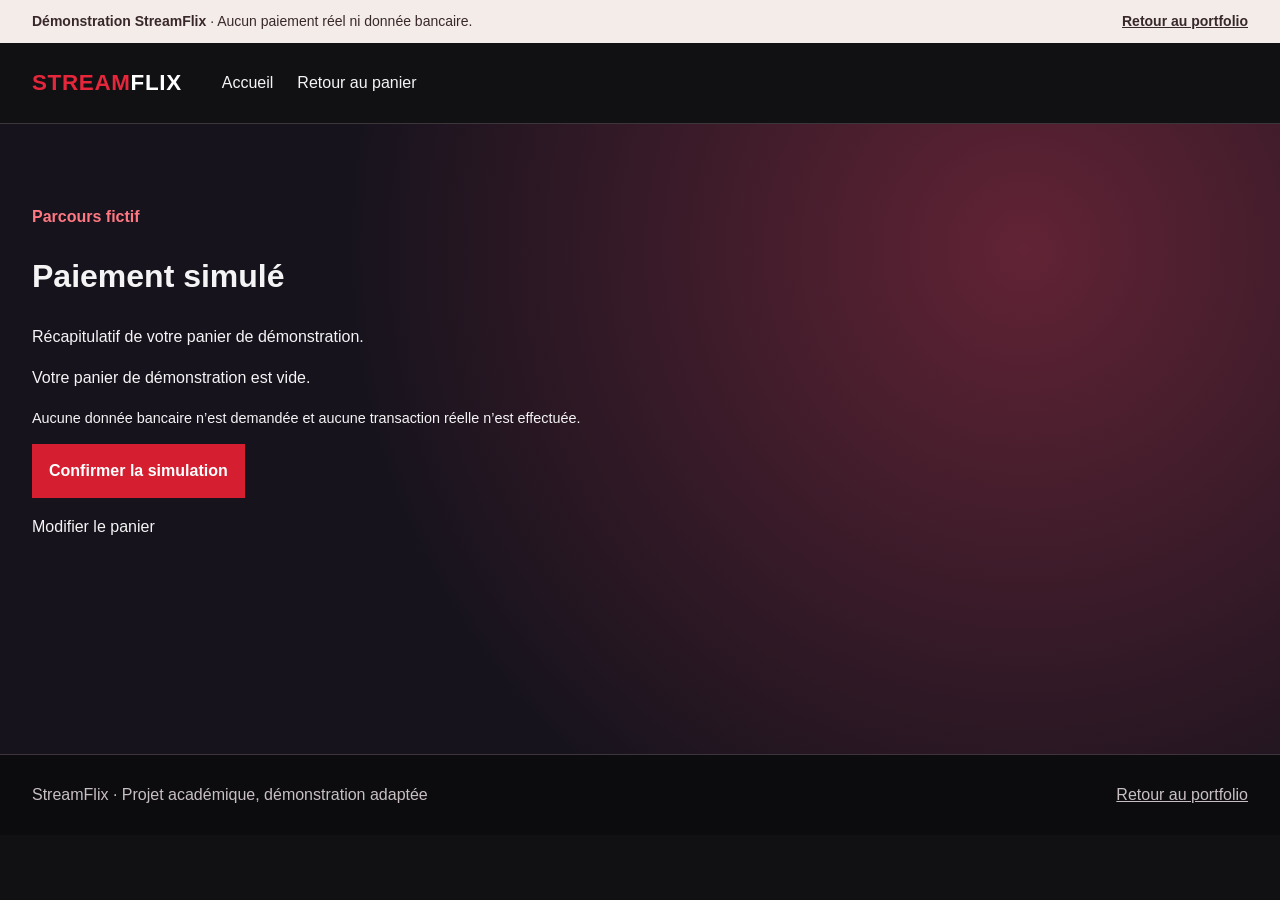
<file: demos/streamflix/paiement.html>
<!doctype html><html lang="fr"><head><meta charset="utf-8"><meta name="viewport" content="width=device-width, initial-scale=1"><title>Paiement simulé · StreamFlix</title><link rel="stylesheet" href="demo.css"><link rel="stylesheet" href="film.css"><script src="paiement.js" defer></script></head><body>
<div class="demo-banner"><p><strong>Démonstration StreamFlix</strong> · Aucun paiement réel ni donnée bancaire.</p><a href="/">Retour au portfolio</a></div>
<header class="site-header"><div class="shell header-inner"><a class="brand" href="./">STREAM<span>FLIX</span></a><nav aria-label="Navigation principale"><a href="./">Accueil</a><a href="catalogue.html?panier=1">Retour au panier</a></nav></div></header>
<main class="film-page"><div class="shell checkout-page"><p class="eyebrow">Parcours fictif</p><h1>Paiement simulé</h1><p>Récapitulatif de votre panier de démonstration.</p><ul id="payment-items" class="cart-items"></ul><p id="payment-total"></p><p class="disclaimer">Aucune donnée bancaire n’est demandée et aucune transaction réelle n’est effectuée.</p><button class="primary-button" type="button" id="confirm-payment" disabled>Confirmer la simulation</button><p id="payment-message" role="status"></p><p><a href="catalogue.html?panier=1">Modifier le panier</a></p></div></main>
<footer><div class="shell footer-inner"><p>StreamFlix · Projet académique, démonstration adaptée</p><a href="/">Retour au portfolio</a></div></footer></body></html>
</file>
<file: cosmic.css>
:root { --space:#080d22; --surface:#121936; --text:#f4f5ff; --muted:#c1c9e4; --purple:#ad77ff; --cyan:#59dfff; --line:rgba(164,139,255,.35); }
* { box-sizing:border-box; }
html { scroll-behavior:smooth; }
body { margin:0; color:var(--text); background:var(--space); font:400 1rem/1.65 Inter,system-ui,sans-serif; }
h1,h2,h3,p,ul { margin-top:0; }
h1,h2,h3 { line-height:1.15; letter-spacing:-.035em; }
a { color:inherit; text-decoration:none; }
button { font:inherit; }
img { display:block; max-width:100%; }
a:focus-visible,button:focus-visible,[tabindex]:focus-visible { outline:3px solid #82ebff; outline-offset:4px; }
.skip-link { position:fixed; top:-100px; left:1rem; padding:.7rem 1rem; background:#fff; color:#121331; z-index:100; }
.skip-link:focus { top:1rem; }
.sidebar { position:fixed; z-index:30; inset:0 auto 0 0; width:164px; display:flex; flex-direction:column; align-items:center; background:linear-gradient(180deg,#111632,#0b1029 65%,#1c1240); border-right:1px solid rgba(145,120,240,.35); overflow:auto; }
.cosmic-logo { position:relative; display:grid; place-items:center; width:115px; height:120px; margin:.7rem 0 1.4rem; font-size:2.9rem; line-height:1; font-weight:800; letter-spacing:-.1em; }
.cosmic-logo span { background:linear-gradient(135deg,#e2d1ff,#b57cff 48%,#67dfff); color:transparent; background-clip:text; -webkit-background-clip:text; filter:drop-shadow(0 0 12px rgba(133,104,255,.65)); }
.cosmic-logo i { position:absolute; width:105px; height:35px; border:2px solid #67dfff; border-left-color:transparent; border-radius:50%; transform:rotate(-35deg); box-shadow:0 0 10px rgba(66,203,255,.7); pointer-events:none; }
.side-nav { width:100%; display:grid; gap:.4rem; padding:0 .75rem; }
.side-nav[hidden] { display:none!important; }
.side-nav a { display:flex; gap:.8rem; align-items:center; min-height:45px; padding:.65rem .7rem; border:1px solid transparent; border-radius:12px; color:#d5ddf7; font-size:.78rem; font-weight:600; transition:background .25s,border-color .25s,box-shadow .25s; }
.side-nav a span { width:1.4rem; text-align:center; font-size:1.25rem; color:#c3dfff; line-height:1; }
.side-nav a:hover,.side-nav a[aria-current] { color:white; background:linear-gradient(115deg,rgba(98,81,238,.7),rgba(135,58,230,.65)); border-color:#b989ff; box-shadow:0 0 18px rgba(132,88,250,.42),inset 0 0 16px rgba(111,213,255,.18); }
.side-bottom { margin:auto 0 1.5rem; display:grid; gap:.7rem; justify-items:center; color:#aaaed0; font:600 .58rem/1.5 ui-monospace,monospace; letter-spacing:.1em; }
.side-bottom a { display:grid; place-items:center; width:40px; height:40px; border:1px solid #5662a8; border-radius:10px; color:#b9eaff; font:700 1rem/1 Inter,sans-serif; }
.mobile-header { display:none; }
.site-main { margin-left:164px; overflow:hidden; }
.hero { position:relative; isolation:isolate; overflow:hidden; min-height:730px; display:flex; align-items:center; background:radial-gradient(ellipse at 78% 40%,rgba(73,48,164,.3),transparent 40%),radial-gradient(ellipse at 70% 100%,rgba(0,148,235,.18),transparent 42%),#070e24; border-bottom:1px solid rgba(133,154,255,.35); }
.hero::before { content:''; position:absolute; inset:0; z-index:-1; background:radial-gradient(circle 280px at var(--mouse-x,75%) var(--mouse-y,40%),rgba(117,70,255,.24),transparent); pointer-events:none; }
.star-field { position:absolute; inset:0; pointer-events:none; opacity:.7; background-image:radial-gradient(2px 2px at 10% 20%,#c7e7ff 60%,transparent),radial-gradient(2px 2px at 40% 17%,#a1baff 60%,transparent),radial-gradient(1px 1px at 67% 39%,#fff 60%,transparent),radial-gradient(2px 2px at 80% 14%,#8fe9ff 60%,transparent),radial-gradient(1px 1px at 24% 75%,#e2c6ff 60%,transparent); background-size:430px 320px; animation:star-twinkle 5s ease-in-out infinite alternate; }
.hero-inner { width:min(1440px,calc(100% - 6rem)); margin:auto; display:grid; grid-template-columns:minmax(0,1.06fr) minmax(0,.94fr); align-items:center; gap:2rem; padding:6.5rem 0; }
.hero-copy { position:relative; z-index:3; max-width:700px; }
.hero-welcome { display:inline-flex; gap:.55rem; align-items:center; padding:.4rem .8rem; border:1px solid #9170f4; border-radius:50px; background:linear-gradient(100deg,rgba(45,83,168,.65),rgba(115,48,185,.6)); box-shadow:0 0 18px rgba(96,110,255,.3),inset 0 0 12px rgba(134,208,255,.2); font-size:.81rem; font-weight:600; }
.hero-welcome span { color:#b8f7ff; }
.hero h1 { margin:.8rem 0 1.3rem; font-size:clamp(3.3rem,5.4vw,6.4rem); line-height:.99; letter-spacing:-.07em; }
.hero h1 span,.section-title em { font-style:normal; color:#be96ff; background:linear-gradient(100deg,#84b8ff,#b57bff 60%,#e086ff); background-clip:text; -webkit-background-clip:text; -webkit-text-fill-color:transparent; }
.hero-role { font-size:clamp(1.05rem,1.4vw,1.3rem); font-weight:700; color:#f1efff; }
.hero-description { max-width:570px; color:#ccd3eb; font-size:1rem; }
.hero-actions { display:flex; align-items:center; flex-wrap:wrap; gap:.75rem; margin-top:2rem; }
.cosmic-button { display:inline-flex; align-items:center; justify-content:center; min-height:48px; padding:.7rem 1.2rem; border:1px solid #a987ff; border-radius:100px; font-weight:700; font-size:.87rem; transition:transform .25s,box-shadow .25s; }
.cosmic-button span { margin-left:.45rem; }
.cosmic-button:hover { transform:translateY(-3px); }
.cosmic-button.primary { background:linear-gradient(110deg,#647ef5,#8e50ef 68%,#c55ffe); color:white; border-color:#d0a5ff; box-shadow:0 0 20px rgba(142,86,255,.65),inset 0 0 12px rgba(216,226,255,.3); }
.cosmic-button.primary:hover { box-shadow:0 0 32px rgba(151,94,255,.85); }
.cosmic-button.secondary { border-color:#ab9aea; color:#f4f3ff; background:rgba(17,26,54,.6); box-shadow:0 0 16px rgba(132,93,249,.2); }
.cv-link { padding:.5rem .3rem; color:#d4d9f3; font-size:.83rem; text-decoration:underline; text-underline-offset:4px; }
.hero-availability { display:flex; gap:.6rem; align-items:center; margin:1.8rem 0 0; color:#c4cde7; font-size:.86rem; }
.hero-availability span { width:8px; height:8px; border-radius:50%; background:#79e9e2; box-shadow:0 0 14px #72e5eb; }
.hero-art { position:relative; min-height:510px; display:grid; place-items:center; }
.art-glow { position:absolute; width:75%; aspect-ratio:1; border-radius:50%; background:radial-gradient(circle,rgba(118,67,255,.4),rgba(16,159,234,.13) 45%,transparent 68%); filter:blur(25px); }
.hero-laptop { position:relative; z-index:2; width:100%; max-height:570px; object-fit:contain; filter:drop-shadow(0 20px 32px rgba(26,68,230,.35)); animation:laptop-float 6s ease-in-out infinite; }
.orbit-line { position:absolute; left:2%; right:2%; top:47%; height:24%; border:2px solid rgba(194,118,255,.85); border-radius:50%; transform:rotate(-13deg); box-shadow:0 0 15px #a367ff,inset 0 0 10px rgba(121,210,255,.5); }
.orbit-b { top:58%; left:8%; right:0; height:15%; border-color:rgba(67,199,255,.7); transform:rotate(12deg); box-shadow:0 0 14px #359cff; }
.floating-code { position:absolute; z-index:3; left:4%; top:17%; display:grid; place-items:center; width:80px; height:80px; border-radius:18px; border:1px solid #ce9bff; background:linear-gradient(145deg,rgba(107,72,229,.92),rgba(44,40,107,.8)); color:#c8edff; font:800 1.7rem/1 ui-monospace,monospace; transform:rotate(-12deg); box-shadow:0 0 25px rgba(157,90,255,.6),inset 0 0 20px rgba(163,218,255,.3); animation:code-float 5s ease-in-out infinite; }
.floating-stack { position:absolute; z-index:4; right:0; bottom:13%; display:grid; gap:.5rem; padding:1rem 1.25rem; min-width:150px; border:1px solid #bd8bff; border-radius:16px; background:linear-gradient(145deg,rgba(48,65,139,.9),rgba(58,27,115,.93)); box-shadow:0 0 25px rgba(160,75,255,.5),inset 0 0 16px rgba(177,209,255,.16); transform:rotate(5deg); font-size:.83rem; font-weight:700; }
.floating-stack span { display:flex; align-items:center; gap:.5rem; }.floating-stack i { width:9px;height:9px;border-radius:50%;background:#ba7cff;box-shadow:0 0 10px #c37cff; }.floating-stack span:nth-child(2) i { background:#48dfff;box-shadow:0 0 10px #48dfff; }
.hero-ring { position:absolute; border:1px solid rgba(95,121,255,.28); border-radius:50%; pointer-events:none; }.hero-ring-one { width:800px;height:400px;right:-150px;top:-170px;transform:rotate(-20deg); }.hero-ring-two { width:1000px;height:400px;right:5%;bottom:-300px;transform:rotate(-12deg); box-shadow:0 0 45px rgba(76,138,255,.15); }
.scroll-cue { position:absolute; bottom:1.5rem; left:50%; z-index:3; width:40px;height:40px;display:grid;place-items:center;border:1px solid rgba(169,146,255,.5);border-radius:50%;background:rgba(86,64,155,.35);color:white;animation:cue-bob 2s ease-in-out infinite; }
.section { position:relative; scroll-margin-top:1rem; }.section-shell { width:min(1340px,calc(100% - 6rem)); margin-inline:auto; }.section-title { font-size:clamp(2.1rem,3vw,3.3rem); margin-bottom:1.25rem; }.section-kicker { display:inline-block; padding:.2rem .7rem; margin:0 0 .8rem; border:1px solid rgba(174,130,255,.62); border-radius:50px; background:rgba(101,55,174,.35); box-shadow:0 0 14px rgba(145,83,245,.28); color:#f2e9ff; text-transform:uppercase; letter-spacing:.12em; font-size:.67rem; font-weight:700; }
.about-section { padding:6rem 0; background:radial-gradient(ellipse at 88% 20%,rgba(112,58,186,.22),transparent 40%),#0d142f; border-bottom:1px solid rgba(123,119,224,.3); }
.about-layout { display:grid; grid-template-columns:minmax(0,1.1fr) minmax(260px,.7fr); align-items:center; gap:4rem; }
.about-copy>p:not(.section-kicker) { max-width:700px; color:#cbd3ea; }
.about-facts { display:flex; flex-wrap:wrap; gap:.75rem; margin-top:1.7rem; }.about-facts>span { display:grid; gap:.15rem; min-width:135px; padding:.8rem 1rem; color:#9eeaff; border:1px solid rgba(155,132,249,.48); border-radius:12px; background:linear-gradient(145deg,rgba(69,62,145,.45),rgba(22,34,71,.75)); }.about-facts b { color:#f2f2ff;font-size:.84rem; }.about-facts small { color:#bcc8e4;font-size:.74rem; }
.about-portrait { position:relative; display:flex; justify-content:center; align-items:end; min-height:370px; }.about-portrait img { position:relative; z-index:2; width:min(290px,100%); height:350px; object-fit:cover; object-position:center; border-radius:130px 130px 20px 20px; border:1px solid rgba(188,151,255,.65); box-shadow:0 0 35px rgba(133,75,255,.35); }.portrait-halo { position:absolute; width:340px; max-width:100%; aspect-ratio:1; top:0; border-radius:50%; background:radial-gradient(circle,rgba(126,79,242,.5),rgba(26,168,238,.1) 55%,transparent 70%); filter:blur(20px); }.portrait-caption { position:absolute; z-index:3; bottom:1rem; padding:.4rem .7rem; border:1px solid rgba(184,158,255,.5); border-radius:30px; background:rgba(15,20,53,.85); color:#dbe4ff; font:600 .58rem/1.4 ui-monospace,monospace; letter-spacing:.09em; }
.section-head { display:flex; justify-content:space-between; align-items:end; gap:2rem; margin-bottom:2rem; }.section-head>p { max-width:380px; color:var(--muted); }.section-head .section-title { margin-bottom:0; }
.footer { display:flex; justify-content:space-between; gap:1rem; padding:1.5rem 3rem; border-top:1px solid rgba(149,133,231,.25); color:#aab6d1; font-size:.8rem; }.footer p { margin:0; }.footer a:hover { color:#cfaeff; }
@keyframes star-twinkle { to { opacity:.35; } } @keyframes laptop-float { 50% { transform:translateY(-12px); } } @keyframes code-float { 50% { transform:translateY(-10px) rotate(-7deg); } } @keyframes cue-bob { 50% { transform:translateY(5px); } }
@media(max-width:1100px) { .sidebar { width:140px; }.site-main { margin-left:140px; }.hero-inner,.section-shell { width:calc(100% - 4rem); }.hero-art { min-height:400px; }.hero h1 { font-size:clamp(3rem,5vw,5rem); } }
@media(max-width:900px) { .mobile-header { position:sticky; top:0; z-index:50; display:flex; justify-content:space-between; align-items:center; height:64px; padding:0 1.25rem; background:rgba(9,14,35,.96); border-bottom:1px solid rgba(161,132,247,.32); }.mobile-brand { font-size:1.4rem; font-weight:800; color:#d0b2ff; }.mobile-brand span { color:#70e5ff; }.mobile-toggle { display:grid; gap:5px; padding:.65rem; border:1px solid rgba(163,139,255,.5); border-radius:9px; background:#171c3e; }.mobile-toggle span { display:block;width:22px;height:2px;background:#e5e4ff; }.sidebar { position:fixed; top:64px; bottom:auto; width:100%; max-height:calc(100vh - 64px); overflow:visible; background:transparent; border:0; pointer-events:none; }.sidebar .cosmic-logo,.side-bottom { display:none; }.side-nav { pointer-events:auto; padding:.8rem 1rem 1rem; background:#101633; border-bottom:1px solid rgba(163,139,255,.4); box-shadow:0 18px 30px rgba(0,0,0,.3); }.side-nav a { font-size:.9rem; }.site-main { margin-left:0; }.hero-inner { grid-template-columns:1fr; width:calc(100% - 3rem); padding:4rem 0 5rem; }.hero-art { min-height:380px; max-width:600px; width:100%; margin:auto; }.hero { min-height:0; }.about-layout { grid-template-columns:1fr;gap:2rem; }.section { scroll-margin-top:64px; }.section-shell { width:calc(100% - 3rem); } }
@media(max-width:600px) { .hero-inner { gap:1rem; }.hero h1 { font-size:clamp(2.8rem,10.7vw,4rem); overflow-wrap:anywhere; }.hero-description { font-size:.95rem; }.hero-actions { align-items:stretch; }.hero-art { min-height:300px; }.hero-laptop { max-height:370px; }.floating-code { width:58px;height:58px;font-size:1.2rem; }.floating-stack { min-width:110px;padding:.7rem;font-size:.7rem;right:0; }.scroll-cue { display:none; }.about-section { padding:4.5rem 0; }.about-portrait { min-height:320px; }.about-portrait img { height:300px;width:245px; }.section-head { display:block; }.section-head>p { margin:1rem 0 0; }.footer { padding:1.4rem 1.5rem; }.hero-availability { align-items:flex-start; }.hero-availability span { flex:none; margin-top:.5em; } }
.about-portrait { align-items:center; }
.about-portrait img { width:min(310px, 85%); height:auto; aspect-ratio:1; object-position:center 35%; border-radius:50%; border:2px solid #d8c7ff; filter:brightness(1.16) contrast(1.03); box-shadow:0 0 0 7px rgba(144,118,255,.12),0 0 22px rgba(162,122,255,.65),0 0 65px rgba(64,199,255,.26); }
.portrait-halo { top:50%; transform:translateY(-50%); background:radial-gradient(circle,rgba(151,101,255,.6),rgba(58,188,248,.18) 56%,transparent 72%); }
.portrait-caption { bottom:.3rem; }
@media(max-width:600px) { .about-portrait img { width:min(270px,85%); height:auto; } }
@media(prefers-reduced-motion:reduce) { html { scroll-behavior:auto; } *,*::before,*::after { animation-duration:.01ms!important; animation-iteration-count:1!important; transition-duration:.01ms!important; } }
</file>
<file: cosmic-sections.css>
/* Sections : panneaux spatiaux, carrousels tactiles et cartes lumineuses. */
:root {
  --cosmic-bg: #080f27;
  --cosmic-panel: #111b3b;
  --cosmic-text: #f3f2ff;
  --cosmic-muted: #bac8e7;
  --cosmic-cyan: #58dcff;
  --cosmic-purple: #b677ff;
  --cosmic-line: rgba(157, 135, 255, .33);
}
.section {
  position: relative;
  scroll-margin-top: 5.5rem;
  overflow: hidden;
  padding: clamp(4.5rem, 7.3vw, 7.5rem) 0;
  color: var(--cosmic-text);
  background: var(--cosmic-bg);
}
.section-shell { width: min(1180px, calc(100% - 5rem)); margin-inline: auto; position: relative; z-index: 1; }
.section-title { margin: .7rem 0 1rem; color: #f7f5ff; font-size: clamp(2rem, 3.6vw, 3.35rem); letter-spacing: -.045em; line-height: 1.08; }
.section-title em, .section-title mark { font-style: normal; color: #b88cff; background: linear-gradient(100deg, #84b8ff, #b57bff 60%, #e086ff); background-clip: text; -webkit-background-clip: text; -webkit-text-fill-color: transparent; }
.section-kicker { display: inline-flex; align-items: center; width: fit-content; margin: 0; padding: .28rem .75rem; border: 1px solid rgba(183, 135, 255, .55); border-radius: 999px; background: linear-gradient(105deg, rgba(91, 102, 204, .34), rgba(116, 45, 185, .35)); box-shadow: 0 0 12px rgba(161, 99, 255, .3), inset 0 0 8px rgba(113, 188, 255, .14); color: #f1eaff; font-size: .69rem; font-weight: 700; letter-spacing: .13em; text-transform: uppercase; }
.section-intro { max-width: 660px; color: var(--cosmic-muted); line-height: 1.75; }
.section-heading { margin-bottom: 2.4rem; }
.section-heading-row { display: flex; align-items: end; justify-content: space-between; gap: 1.5rem; margin-bottom: 2.4rem; }
.section-heading-row .section-heading { margin: 0; }
.skills-section, .experience-section, .education-section, .projects-section, .story-section, .contact-section { isolation: isolate; }
.skills-section::before, .projects-section::before, .contact-section::before { content: ''; pointer-events: none; position: absolute; z-index: -1; inset: 0; background: radial-gradient(circle at 85% 18%, rgba(115, 64, 218, .18), transparent 28%), radial-gradient(circle at 7% 90%, rgba(18, 159, 221, .1), transparent 34%); }
.skills-section::after, .projects-section::after { content: ''; position: absolute; inset: 0; z-index: -1; pointer-events: none; opacity: .38; background-image: radial-gradient(circle at 9% 18%, #a1e4ff 0 1px, transparent 2px), radial-gradient(circle at 66% 31%, #a78aff 0 1px, transparent 2px), radial-gradient(circle at 84% 72%, #bceeff 0 1px, transparent 2px); background-size: 240px 220px, 310px 280px, 390px 300px; }

/* Carrousels : l'ascenseur natif reste utilisable au doigt, même sans JavaScript. */
.carousel-track, [data-carousel-track] { display: flex; gap: 1rem; overflow-x: auto; overscroll-behavior-x: contain; scroll-snap-type: x mandatory; scroll-behavior: smooth; scrollbar-width: thin; scrollbar-color: #7555b7 #172141; padding: .35rem .15rem 1rem; }
.carousel-track::-webkit-scrollbar, [data-carousel-track]::-webkit-scrollbar { height: 5px; }
.carousel-track::-webkit-scrollbar-track, [data-carousel-track]::-webkit-scrollbar-track { background: #172141; border-radius: 6px; }
.carousel-track::-webkit-scrollbar-thumb, [data-carousel-track]::-webkit-scrollbar-thumb { background: #7555b7; border-radius: 6px; }
[data-carousel-item] { scroll-snap-align: start; }
.carousel-controls { display: flex; align-items: center; gap: .65rem; }
.carousel-controls button, [data-carousel-prev], [data-carousel-next] { display: inline-grid; place-items: center; width: 2.8rem; height: 2.8rem; flex: none; border: 1px solid rgba(165, 145, 255, .47); border-radius: 50%; color: #f3f2ff; background: linear-gradient(140deg, #283565, #281a54); cursor: pointer; font-size: 1.2rem; line-height: 1; transition: border-color .25s, box-shadow .25s, transform .25s; }
.carousel-controls button:hover:not(:disabled), [data-carousel-prev]:hover:not(:disabled), [data-carousel-next]:hover:not(:disabled) { border-color: #c6a6ff; box-shadow: 0 0 18px rgba(165, 99, 255, .6); transform: translateY(-2px); }
[data-carousel-prev]:disabled, [data-carousel-next]:disabled { opacity: .4; cursor: default; }
[data-carousel-status] { color: #c5c9ef; font: 600 .75rem/1.4 system-ui, sans-serif; min-width: 3.5rem; text-align: center; }
.carousel-dots { display: flex; justify-content: center; gap: .4rem; margin: .9rem auto 0; }
.carousel-dots button { width: .5rem; height: .5rem; padding: 0; border: 0; border-radius: 50%; background: #554387; cursor: pointer; }
.carousel-dots button[aria-current="true"], .carousel-dots button.is-active { background: #e5d8ff; box-shadow: 0 0 10px #bb8cff; }

/* Compétences */
.skills-section { background: linear-gradient(145deg, #0b1330, #111638 72%, #11132c); }
.skill-tabs { display: flex; flex-wrap: wrap; gap: .6rem; margin: 0 0 1.6rem; }
.skill-tabs button, .skill-tab { padding: .5rem 1rem; border: 1px solid rgba(147, 131, 221, .3); border-radius: 999px; color: #d7daf9; background: rgba(38, 41, 88, .74); cursor: pointer; font-size: .82rem; font-weight: 600; }
.skill-tabs button[aria-selected="true"], .skill-tabs button.is-active, .skill-tab.is-active { color: #fff; border-color: #c6a3ff; background: linear-gradient(110deg, #583ad2, #a13df2); box-shadow: 0 0 15px rgba(169, 79, 255, .55), inset 0 1px 4px rgba(255, 255, 255, .3); }
.skills-carousel .skill-slide { flex: 0 0 calc((100% - 4rem) / 5); min-width: 140px; min-height: 145px; display: flex; flex-direction: column; justify-content: center; align-items: center; gap: .8rem; padding: 1.2rem .8rem; text-align: center; border: 1px solid rgba(154, 129, 255, .36); border-radius: 13px; color: #f6f4ff; background: linear-gradient(150deg, rgba(42, 47, 98, .8), rgba(17, 24, 53, .96)); box-shadow: inset 0 1px 0 rgba(226, 218, 255, .08), 0 12px 25px rgba(0, 0, 0, .15); transition: transform .3s, border-color .3s, box-shadow .3s; }
.skills-carousel .skill-slide:hover { transform: translateY(-5px); border-color: #b893ff; box-shadow: 0 0 23px rgba(151, 88, 250, .24); }
.skill-icon { display: grid; place-items: center; width: 3.1rem; height: 3.1rem; border-radius: 11px; color: #7deaff; background: linear-gradient(140deg, rgba(67, 136, 227, .25), rgba(170, 81, 245, .24)); font-size: 1.05rem; font-weight: 800; box-shadow: 0 0 18px rgba(110, 133, 255, .24); }
.skill-name { color: #f3f3ff; font-weight: 700; font-size: .88rem; }
.skill-description { color: #becaeb; font-size: .78rem; }

/* Expériences et formation */
.experience-section { background: linear-gradient(150deg, #0b122b, #101737); }
.timeline { position: relative; display: grid; gap: 1rem; padding-left: 2rem; }
.timeline::before { content: ''; position: absolute; top: 1.5rem; bottom: 1.5rem; left: .36rem; width: 2px; background: linear-gradient(#a776ff, #50cdff, rgba(121, 74, 231, .2)); box-shadow: 0 0 9px rgba(127, 126, 255, .6); }
.timeline-card { position: relative; display: grid; grid-template-columns: minmax(120px, 190px) minmax(0, 1fr); gap: 1.25rem; padding: 1.4rem 1.6rem; border: 1px solid rgba(162, 126, 248, .34); border-radius: 13px; color: #d7dff3; background: linear-gradient(120deg, rgba(33, 42, 91, .88), rgba(20, 25, 60, .95)); box-shadow: inset 0 1px 0 rgba(216, 197, 255, .07), 0 14px 35px rgba(0, 0, 0, .16); transition: border-color .3s, transform .3s, box-shadow .3s; }
.timeline-card::before { content: ''; position: absolute; top: 1.6rem; left: -2.02rem; width: .8rem; height: .8rem; border: 2px solid #d6bfff; border-radius: 50%; background: #9c5dff; box-shadow: 0 0 0 4px rgba(157, 95, 255, .15), 0 0 17px #b17dff; }
.timeline-card:hover { transform: translateX(4px); border-color: rgba(195, 164, 255, .75); box-shadow: 0 12px 35px rgba(7, 7, 30, .28), 0 0 22px rgba(131, 81, 242, .16); }
.timeline-date { color: #d5c2ff; font-size: .83rem; font-weight: 700; }
.timeline-card h3 { color: #fff; margin: 0 0 .45rem; font-size: 1.1rem; line-height: 1.35; }
.timeline-card p, .timeline-card li { color: #c7d0e9; }
.timeline-card p:last-child, .timeline-card ul:last-child { margin-bottom: 0; }
.timeline-card ul { padding-left: 1.2rem; }
.timeline-card li + li { margin-top: .35rem; }
.timeline-card li::marker { color: #ad89ff; }
.timeline-tags, .project-tags { display: flex; flex-wrap: wrap; gap: .4rem; margin-top: .9rem; }
.timeline-tags span, .project-tags span { padding: .25rem .6rem; border: 1px solid rgba(156, 134, 241, .28); border-radius: 999px; background: rgba(90, 67, 167, .22); color: #e1dcff; font-size: .72rem; font-weight: 600; }
.education-section { background: #0a1029; }
.education-grid { display: grid; grid-template-columns: repeat(2, minmax(0, 1fr)); gap: 1rem; }
.education-card { padding: 1.6rem; border: 1px solid rgba(133, 157, 255, .3); border-radius: 13px; background: linear-gradient(135deg, rgba(32, 45, 92, .9), rgba(24, 27, 66, .95)); transition: transform .3s, border-color .3s; }
.education-card:hover { transform: translateY(-4px); border-color: rgba(171, 179, 255, .75); }
.education-card h3 { margin: 0 0 .65rem; color: #f9f8ff; font-size: 1.1rem; }
.education-card p { margin: .3rem 0; color: #c5d0e8; }

/* Projets et étude de cas */
.projects-section { background: linear-gradient(145deg, #080f26, #111738 65%, #0d1b38); }
.project-carousel .project-card, .projects-section .project-card { flex: 0 0 calc((100% - 1rem) / 2); min-width: 0; overflow: hidden; border: 1px solid rgba(165, 127, 255, .45); border-radius: 16px; color: #f5f2ff; background: linear-gradient(145deg, #1a2851, #101830 75%); box-shadow: 0 14px 36px rgba(0, 0, 0, .25), inset 0 1px 0 rgba(255, 255, 255, .08); scroll-snap-align: start; transition: border-color .3s, box-shadow .3s, transform .3s; }
.projects-section .project-card:nth-child(even) { border-color: rgba(206, 120, 249, .5); background: linear-gradient(145deg, #33204c, #101830 75%); }
.projects-section .project-card:hover { border-color: #c396ff; box-shadow: 0 20px 45px rgba(0, 0, 0, .3), 0 0 22px rgba(145, 100, 250, .2); transform: translateY(-4px); }
.project-image { display: block; position: relative; aspect-ratio: 16/9; overflow: hidden; background: #101c38; }
.project-image img { width: 100%; height: 100%; display: block; object-fit: cover; object-position: top; transition: transform .65s ease, filter .65s ease; }
.project-image:hover img { transform: scale(1.05); filter: brightness(1.07); }
.project-body { padding: 1.45rem; }
.project-body h3, .project-card h3 { margin: 0 0 .45rem; color: #fff; font-size: 1.25rem; }
.project-body p, .project-card p { color: #c9d4ed; }
.project-link { display: inline-flex; align-items: center; gap: .45rem; margin-top: 1.1rem; color: #bcf1ff; font-weight: 700; text-decoration: none; }
.project-link:hover { color: #fff; text-decoration: underline; }
.project-note { font-size: .78rem; color: #aebcda !important; }
.story-section { background: #0c142e; }
.story-intro { max-width: 760px; color: #c5d2e9; }
.story-grid { display: grid; grid-template-columns: repeat(3, minmax(0, 1fr)); gap: 1rem; margin-top: 2rem; }
.story-card { min-width: 0; padding: 1.7rem; border: 1px solid rgba(140, 159, 248, .27); border-radius: 13px; background: linear-gradient(140deg, rgba(36, 48, 94, .86), rgba(16, 23, 53, .92)); transition: border-color .3s, transform .3s; }
.story-card:hover { transform: translateY(-4px); border-color: rgba(178, 154, 255, .8); }
.story-card h3 { color: #fff; margin: 1rem 0 .5rem; font-size: 1.1rem; }
.story-card p { color: #c4cfe7; }
.story-number { color: #a9dfff; font: 700 .7rem/1.5 ui-monospace, Consolas, monospace; letter-spacing: .08em; }
.story-tech { display: inline-block; padding: .25rem .6rem; border-radius: 6px; color: #d5c8ff; background: rgba(130, 93, 215, .18); font-size: .78rem; }

/* Contact */
.contact-section { background: linear-gradient(145deg, #0b142d, #111733); }
.contact-layout { position: relative; display: grid; grid-template-columns: minmax(0, 1fr) minmax(240px, .6fr); align-items: center; gap: 2rem; overflow: hidden; padding: clamp(2rem, 4vw, 3.5rem); border: 1px solid rgba(98, 190, 239, .46); border-radius: 18px; background: radial-gradient(ellipse at 100% 100%, rgba(111, 54, 196, .28), transparent 42%), linear-gradient(135deg, #152347, #101735); box-shadow: 0 0 28px rgba(72, 132, 231, .12), inset 0 1px 0 rgba(255, 255, 255, .08); }
.contact-layout h2 { color: #fff; }
.contact-layout p { color: #c9d4ec; }
.contact-email { display: inline-block; max-width: 100%; color: #ccf5ff; overflow-wrap: anywhere; }
.contact-links { display: flex; flex-wrap: wrap; gap: .7rem; margin-top: 1.3rem; }
.contact-links a, .contact-button { display: inline-flex; align-items: center; justify-content: center; gap: .5rem; padding: .75rem 1.05rem; border: 1px solid rgba(187, 156, 255, .55); border-radius: 9px; color: #f4efff; background: rgba(74, 48, 145, .35); text-decoration: none; font-weight: 700; transition: box-shadow .25s, border-color .25s, transform .25s; }
.contact-links a:hover, .contact-button:hover { transform: translateY(-2px); border-color: #dbc8ff; box-shadow: 0 0 20px rgba(156, 97, 255, .45); }
.contact-button { color: white; background: linear-gradient(110deg, #4e79f2, #9d3af3); border-color: #ceb1ff; box-shadow: 0 0 18px rgba(148, 73, 255, .5); }
.contact-visual { position: relative; width: 100%; min-height: 190px; display: grid; place-items: center; }
.contact-visual img { position: relative; z-index: 1; width: min(100%, 360px); height: auto; object-fit: contain; filter: drop-shadow(0 0 24px rgba(123, 100, 255, .38)); }
.contact-visual::before { content: ''; position: absolute; width: min(90%, 330px); aspect-ratio: 2.5; border: 1px solid rgba(110, 226, 255, .65); border-radius: 50%; transform: rotate(-14deg); box-shadow: 0 0 15px rgba(79, 207, 255, .4); }

@media (max-width: 900px) {
  .skills-carousel .skill-slide { flex-basis: calc((100% - 2rem) / 3); }
  .story-grid { grid-template-columns: repeat(2, minmax(0, 1fr)); }
  .contact-layout { grid-template-columns: minmax(0, 1fr) minmax(180px, .55fr); }
}
@media (max-width: 680px) {
  .section { padding-block: 4.5rem; scroll-margin-top: 4.5rem; }
  .section-shell { width: calc(100% - 2rem); }
  .section-heading-row { align-items: start; }
  .section-title { font-size: clamp(2rem, 8vw, 2.7rem); }
  .skills-carousel .skill-slide { flex-basis: 44%; min-width: 135px; min-height: 132px; }
  .timeline { padding-left: 1.5rem; }
  .timeline::before { left: .27rem; }
  .timeline-card { grid-template-columns: 1fr; gap: .5rem; padding: 1.25rem; }
  .timeline-card::before { left: -1.53rem; }
  .timeline-card:hover { transform: none; }
  .education-grid, .story-grid { grid-template-columns: 1fr; }
  .project-carousel .project-card, .projects-section .project-card { flex-basis: 88%; }
  .contact-layout { grid-template-columns: 1fr; padding: 1.5rem; }
  .contact-visual { min-height: 150px; }
  .contact-visual img { max-height: 210px; }
}
@media (prefers-reduced-motion: reduce) {
  .carousel-track, [data-carousel-track] { scroll-behavior: auto; }
  .skill-slide, .timeline-card, .education-card, .project-card, .project-image img, .story-card, .contact-links a, .contact-button { transition: none !important; }
  .skill-slide:hover, .timeline-card:hover, .education-card:hover, .project-card:hover, .project-image:hover img, .story-card:hover, .contact-links a:hover, .contact-button:hover { transform: none !important; }
}

/* Présentation des catégories et commandes des deux carrousels. */
.skills-carousel .skill-slide { flex-basis:calc((100% - 2rem) / 3); min-height:230px; align-items:flex-start; justify-content:flex-start; text-align:left; padding:1.5rem; gap:.55rem; }
.skill-slide h3 { margin:.1rem 0; color:#fff; font-size:1.12rem; }
.skill-slide p { margin:0; color:#c8d5ec; font-size:.87rem; }
.skill-slide .card-eyebrow,.card-eyebrow { color:#a8baff; font:700 .68rem/1.4 ui-monospace,monospace; letter-spacing:.1em; }
.skill-icon { margin-bottom:.35rem; }
.carousel-controls { justify-content:center; margin-top:1.15rem; }
[data-carousel-status] { display:flex; align-items:center; justify-content:center; gap:.45rem; }
[data-carousel-status][hidden] { display:none; }
.carousel-controls [data-carousel-status] .carousel-dot { display:grid; place-items:center; width:1.75rem; height:1.75rem; min-width:0; padding:0; border:0; border-radius:50%; background:transparent; box-shadow:none; }
.carousel-controls [data-carousel-status] .carousel-dot::after { content:''; display:block; width:.55rem; height:.55rem; border-radius:50%; background:#63509a; }
.carousel-controls [data-carousel-status] .carousel-dot[aria-current="true"]::after { background:#e4dbff; box-shadow:0 0 10px #bc86ff; }
.project-body>a,.section-link,.timeline-card a { display:inline-block; margin-top:1rem; color:#b9edff; font-weight:700; }
.project-body>a:hover,.section-link:hover,.timeline-card a:hover { color:#fff; text-decoration:underline; }
.project-abstract { min-height:180px; display:grid; place-content:center; gap:.4rem; text-align:center; font-size:4rem; color:#b7c4ff; background:radial-gradient(circle at 50% 60%,rgba(136,74,231,.55),transparent 55%),linear-gradient(145deg,#182950,#20173c); }
.project-abstract span { font:700 .7rem/1.4 ui-monospace,monospace; letter-spacing:.16em; color:#aee7ef; }
.story-card>span { color:#a9dfff; font:700 .7rem/1.5 ui-monospace,monospace; letter-spacing:.08em; }
.story-card small { color:#d5c8ff; }
.contact-actions { display:flex; flex-wrap:wrap; align-items:center; gap:.8rem 1.2rem; margin:1.5rem 0; }
.contact-actions>a:not(.cosmic-button) { color:#d6d9fc; font-size:.86rem; text-decoration:underline; text-underline-offset:4px; }
.interests { margin:1.5rem 0 0; color:#c3cde5; }
@media(max-width:900px) { .skills-carousel .skill-slide { flex-basis:calc((100% - 1rem) / 2); } }
@media(max-width:680px) { .skills-carousel .skill-slide { flex-basis:88%; min-height:210px; } }
@media(prefers-reduced-motion:no-preference) {
  .reveal.is-visible { animation:cosmic-reveal .8s cubic-bezier(.2,.7,.2,1) both; }
  @keyframes cosmic-reveal { from { opacity:.45; transform:translateY(22px); } to { opacity:1; transform:translateY(0); } }
}
</file>
<file: cosmic-fx.css>
/* Lumière, profondeur et mouvement pour accompagner la découverte du portfolio. */
:root { --electric-cyan:#63e8ff; --electric-violet:#bc8aff; }
.reading-progress { position:fixed; inset:0 0 auto; height:3px; z-index:100; pointer-events:none; }
.reading-progress span { display:block; height:100%; width:100%; transform:scaleX(var(--read-progress,0)); transform-origin:left; background:linear-gradient(90deg,#52dfff,#9769ff,#e38fff); box-shadow:0 0 16px #a77aff; }
.hero { background:radial-gradient(ellipse at 82% 38%,rgba(120,67,231,.32),transparent 40%),radial-gradient(ellipse at 60% 105%,rgba(0,171,244,.23),transparent 42%),#070d24; }
.hero-art { perspective:1000px; transform:perspective(1000px) rotateX(var(--hero-rx,0deg)) rotateY(var(--hero-ry,0deg)); transition:transform .35s ease; transform-style:preserve-3d; }
.hero-laptop { transform-style:preserve-3d; filter:drop-shadow(0 25px 35px rgba(45,117,255,.5)) drop-shadow(0 0 24px rgba(159,74,255,.24)); }
.floating-code,.floating-stack { transform-style:preserve-3d; }
.floating-stack { box-shadow:0 0 28px rgba(162,75,255,.68),0 18px 34px rgba(0,0,0,.35),inset 0 0 24px rgba(160,221,255,.23); animation:stack-hover 5.3s ease-in-out infinite; }
.orbit-line { animation:orbit-glimmer 3.2s ease-in-out infinite alternate; }
.orbit-b { animation-delay:-1.6s; }
.cosmic-logo i { animation:logo-orbit 7s ease-in-out infinite; }
.hero-welcome { animation:badge-glow 3.5s ease-in-out infinite alternate; }
.cosmic-button.primary { position:relative; overflow:hidden; }
.cosmic-button.primary::after { content:''; position:absolute; inset:-100% auto -100% -45%; width:22%; background:linear-gradient(90deg,transparent,rgba(255,255,255,.55),transparent); transform:rotate(22deg) translateX(-250%); animation:button-shine 5s ease-in-out infinite; pointer-events:none; }
.section { isolation:isolate; }
.section::before { opacity:1; }
.about-section { background:radial-gradient(ellipse at 85% 20%,rgba(137,65,239,.24),transparent 42%),linear-gradient(130deg,#0b1431,#141034); }
.about-facts>span { position:relative; transition:transform .3s,border-color .3s,box-shadow .3s; box-shadow:0 12px 28px rgba(4,7,30,.3),inset 0 1px 0 rgba(255,255,255,.14); }
.about-facts>span:hover { transform:translateY(-6px); border-color:#c59bff; box-shadow:0 15px 35px rgba(4,7,30,.4),0 0 22px rgba(151,84,251,.35); }
.about-portrait::after { content:''; position:absolute; z-index:1; width:min(360px,95%); aspect-ratio:1; border:1px solid rgba(112,218,255,.65); border-right-color:transparent; border-radius:50%; box-shadow:0 0 15px rgba(79,192,255,.35); transform:rotate(-25deg); animation:portrait-orbit 12s linear infinite; pointer-events:none; }
.section-head { position:relative; }
.section-head::after { content:'✦  ·  ✧'; color:#8ce4ff; text-shadow:0 0 14px #a46dff; font-size:1.1rem; letter-spacing:.45rem; align-self:center; opacity:.9; }
.section-kicker { box-shadow:0 0 18px rgba(173,97,255,.55),inset 0 0 12px rgba(135,200,255,.22); }
.section-title { text-shadow:0 4px 25px rgba(113,117,255,.17); }
.section-title em { text-shadow:0 0 22px rgba(177,105,255,.36); }
.skills-section { background:radial-gradient(ellipse at 75% 4%,rgba(115,53,211,.28),transparent 38%),linear-gradient(145deg,#0a1330,#15113c); }
.experience-section { background:radial-gradient(ellipse at 10% 40%,rgba(42,93,198,.18),transparent 38%),linear-gradient(140deg,#0b122c,#17123a); }
.projects-section { background:radial-gradient(ellipse at 78% 30%,rgba(130,51,228,.28),transparent 35%),linear-gradient(150deg,#080f28,#102750 70%,#1c123e); }
.education-section,.story-section { background:linear-gradient(140deg,#0d1734,#1c153d 65%,#101a38); }
.contact-section { background:radial-gradient(ellipse at 80% 65%,rgba(138,53,217,.26),transparent 42%),#0a132d; }
.skill-slide,.timeline-card,.education-card,.project-card,.story-card { position:relative; isolation:isolate; transform-style:preserve-3d; }
.depth-ready { transform:perspective(900px) rotateX(var(--depth-x,0deg)) rotateY(var(--depth-y,0deg)); transition:transform .25s ease,box-shadow .25s ease,border-color .25s ease; }
.section .depth-ready:hover { transform:perspective(900px) rotateX(var(--depth-x,0deg)) rotateY(var(--depth-y,0deg)) translateY(-5px); border-color:rgba(208,166,255,.9); box-shadow:0 24px 45px rgba(3,5,24,.38),0 0 25px rgba(148,80,255,.3); }
.depth-ready::after { content:''; position:absolute; inset:0; z-index:-1; border-radius:inherit; opacity:0; background:radial-gradient(circle 200px at var(--light-x,50%) var(--light-y,50%),rgba(172,197,255,.25),transparent); transition:opacity .3s; pointer-events:none; }
.depth-ready:hover::after { opacity:1; }
.project-card { box-shadow:0 20px 45px rgba(0,0,0,.35),0 0 16px rgba(132,79,236,.15),inset 0 1px 0 rgba(255,255,255,.12); }
.project-image::after { content:'↗'; position:absolute; top:1rem; right:1rem; display:grid; place-items:center; width:2.5rem; height:2.5rem; color:#fff; background:rgba(59,43,125,.8); border:1px solid #b692ff; border-radius:10px; box-shadow:0 0 15px rgba(159,99,255,.45); transition:transform .3s,background .3s; }
.project-image:hover::after,.project-image:focus-visible::after { transform:translate(3px,-3px); background:#7045cd; }
.project-image img { filter:saturate(1.1); }
.project-tags span,.timeline-tech,.story-card small { border-color:rgba(165,135,255,.5); color:#e5ddff; }
.timeline-card::before { animation:node-pulse 2.7s ease-in-out infinite; }
.timeline-card:nth-child(2)::before { animation-delay:.9s; }.timeline-card:nth-child(3)::before { animation-delay:1.8s; }
.skill-icon { animation:icon-hover 4s ease-in-out infinite; }
.skill-slide:nth-child(even) .skill-icon { animation-delay:-2s; }
.contact-layout { border-color:rgba(114,211,255,.65); box-shadow:0 0 35px rgba(71,141,255,.2),inset 0 1px 0 rgba(255,255,255,.18); }
.contact-visual img { animation:contact-float 5s ease-in-out infinite; }
.contact-visual::before { animation:contact-ring 5s ease-in-out infinite alternate; }
/* Une couleur repère par partie : cyan pour les compétences, violet pour le parcours,
   rose pour les projets et une touche corail pour les actions importantes. */
.cosmic-button.primary { background:linear-gradient(110deg,#ff9b9e,#df69c6 65%,#a86cff); border-color:#ffd3e8; box-shadow:0 0 24px rgba(244,115,175,.45),inset 0 0 12px rgba(255,255,255,.25); color:#190e2e; }
.cosmic-button.primary:hover { box-shadow:0 0 34px rgba(255,135,191,.75); }
.about-section .section-kicker { border-color:rgba(93,230,238,.72); background:rgba(23,120,145,.38); box-shadow:0 0 20px rgba(68,222,230,.35); }
.about-facts>span:nth-child(1) { border-color:rgba(90,221,244,.6); background:linear-gradient(145deg,rgba(27,106,144,.45),rgba(19,35,77,.9)); }
.about-facts>span:nth-child(2) { border-color:rgba(190,143,255,.65); background:linear-gradient(145deg,rgba(102,60,157,.55),rgba(26,29,74,.9)); }
.about-facts>span:nth-child(3) { border-color:rgba(255,143,188,.6); background:linear-gradient(145deg,rgba(147,60,111,.48),rgba(29,32,76,.9)); }
.skills-section { background:radial-gradient(ellipse at 75% 4%,rgba(23,166,202,.22),transparent 38%),linear-gradient(145deg,#07172d,#102d43); }
.skills-section .section-kicker { border-color:#5cd6e8; background:rgba(16,126,153,.36); box-shadow:0 0 18px rgba(63,218,240,.35); }
.skills-section .skill-slide { border-color:rgba(100,208,224,.35); background:linear-gradient(145deg,rgba(21,71,94,.9),rgba(17,28,55,.98)); }
.skills-section .skill-slide:nth-child(even) { border-color:rgba(159,140,255,.48); background:linear-gradient(145deg,rgba(60,43,118,.88),rgba(20,28,62,.98)); }
.skills-section .skill-icon { color:#96f6fa; background:linear-gradient(145deg,rgba(37,190,210,.35),rgba(85,109,228,.35)); }
.experience-section { background:radial-gradient(ellipse at 10% 40%,rgba(120,72,210,.23),transparent 38%),linear-gradient(140deg,#17122f,#231a43); }
.experience-section .section-kicker { border-color:#c394ff; background:rgba(120,62,185,.42); }
.timeline-card:nth-child(1) { border-color:rgba(109,206,237,.52); background:linear-gradient(120deg,rgba(28,71,104,.9),rgba(26,31,69,.96)); }
.timeline-card:nth-child(2) { border-color:rgba(189,146,255,.5); background:linear-gradient(120deg,rgba(82,49,126,.8),rgba(30,27,66,.96)); }
.timeline-card:nth-child(3) { border-color:rgba(235,145,185,.42); background:linear-gradient(120deg,rgba(108,48,89,.74),rgba(31,26,64,.96)); }
.projects-section { background:radial-gradient(ellipse at 80% 30%,rgba(212,64,158,.22),transparent 40%),linear-gradient(145deg,#180f2d,#271239 60%,#101d3b); }
.projects-section .section-kicker { border-color:#f0a5e5; background:rgba(160,44,137,.4); box-shadow:0 0 19px rgba(240,99,205,.4); }
.projects-section .project-card:first-child { border-color:rgba(88,216,255,.65); background:linear-gradient(145deg,#1b4964,#111a39 74%); }
.projects-section .project-card:nth-child(2) { border-color:rgba(249,139,224,.6); background:linear-gradient(145deg,#58305d,#191533 74%); }
.projects-section .project-card:nth-child(3) { border-color:rgba(183,155,255,.6); background:linear-gradient(145deg,#3f3872,#171a39 74%); }
.education-section { background:radial-gradient(ellipse at 20% 70%,rgba(42,116,210,.2),transparent 45%),linear-gradient(140deg,#09172e,#132348); }
.education-section .section-kicker { border-color:#83bfff; background:rgba(42,105,176,.38); }
.education-card:nth-child(2n) { background:linear-gradient(135deg,rgba(67,49,123,.9),rgba(24,27,66,.95)); }
.contact-layout { border-color:rgba(255,157,208,.65); background:radial-gradient(ellipse at 100% 100%,rgba(188,60,176,.3),transparent 45%),linear-gradient(135deg,#253258,#24183c); }
.contact-section .section-kicker { border-color:#f6abd8; background:rgba(157,60,131,.4); }
.scroll-fx.in-view { animation:section-rise .9s cubic-bezier(.16,1,.3,1) both; }
.image-fx.in-view { animation:image-emerge 1.05s cubic-bezier(.16,1,.3,1); }
@keyframes stack-hover { 50% { transform:translateY(-12px) rotate(2deg); } }
@keyframes orbit-glimmer { to { opacity:.6; filter:brightness(1.35); } }
@keyframes logo-orbit { 50% { transform:rotate(-25deg) scale(1.08); } }
@keyframes badge-glow { to { box-shadow:0 0 25px rgba(157,97,255,.65),inset 0 0 16px rgba(134,208,255,.3); } }
@keyframes button-shine { 0%,55% { transform:rotate(22deg) translateX(-250%); } 85%,100% { transform:rotate(22deg) translateX(750%); } }
@keyframes portrait-orbit { to { transform:rotate(335deg); } }
@keyframes node-pulse { 50% { box-shadow:0 0 0 7px rgba(157,95,255,.1),0 0 24px #b17dff; } }
@keyframes icon-hover { 50% { transform:translateY(-6px) rotate(5deg); box-shadow:0 0 25px rgba(110,150,255,.55); } }
@keyframes contact-float { 50% { transform:translateY(-12px) rotate(3deg); } }
@keyframes contact-ring { to { transform:rotate(-8deg) scale(1.08); opacity:.7; } }
@keyframes section-rise { from { opacity:.35; transform:translateY(42px) scale(.98); filter:blur(5px); } to { opacity:1; transform:translateY(0) scale(1); filter:blur(0); } }
@keyframes image-emerge { from { opacity:.25; transform:translateY(35px) scale(.91) rotate(-2deg); filter:blur(7px); } to { opacity:1; transform:translateY(0) scale(1) rotate(0); filter:blur(0); } }
@media(max-width:900px) { .section-head::after { display:none; }.hero-art { transform:none; }.about-portrait::after { width:min(320px,90%); } }
@media(prefers-reduced-motion:reduce) { .hero-art,.depth-ready,.section .depth-ready:hover { transform:none!important; }.scroll-fx.in-view,.image-fx.in-view { animation:none!important; }.depth-ready { transition:none!important; } }
</file>
<file: cosmic-orbit.css>
/* Décors lumineux, contrastes et profondeur. */
.carousel-controls [hidden] { display:none!important; }
.skills-carousel .carousel-track.is-continuous { display:grid; grid-template-columns:repeat(3,minmax(0,1fr)); gap:1rem; overflow:visible; padding:.9rem .25rem 1rem; scroll-snap-type:none; scroll-behavior:auto; scrollbar-width:none; }
.carousel-track.is-continuous::-webkit-scrollbar { display:none; }
.carousel-track [data-carousel-item][hidden],.carousel-track [aria-hidden="true"][hidden] { display:none!important; }
.skills-carousel .is-continuous .skill-slide { min-width:0; width:100%; }
.skills-carousel .is-continuous .skill-arrive { animation:skill-entrance .55s cubic-bezier(.2,.7,.2,1) var(--skill-delay,0ms) backwards; }
.skills-carousel .carousel-controls { gap:.7rem; }
.skills-carousel .carousel-dot[aria-current="true"]::after { box-shadow:0 0 12px #b88cff,0 0 22px rgba(104,215,255,.65); }
@keyframes skill-entrance { from { opacity:.65; transform:translateY(8px) scale(.99); } to { opacity:1; transform:translateY(0) scale(1); } }
.carousel-controls .carousel-pause { width:auto; min-width:4.5rem; height:auto; min-height:2.15rem; padding:.35rem .8rem; border-radius:99px; color:#e7dfff; background:rgba(66,49,128,.45); font-size:.72rem; font-weight:700; }
.carousel-controls .carousel-pause:hover { background:rgba(112,75,186,.6); }
.section-shell::before { content:''; position:absolute; z-index:-1; pointer-events:none; width:clamp(170px,25vw,350px); aspect-ratio:1; right:-12%; top:-4rem; border:1px solid rgba(136,159,255,.2); border-radius:50%; box-shadow:0 0 0 28px rgba(129,115,249,.035),0 0 0 58px rgba(129,115,249,.025),0 0 55px rgba(113,83,245,.16); }
.section-shell::after { content:'✧'; position:absolute; z-index:-1; pointer-events:none; right:2%; top:2rem; color:#a7ecff; font-size:2rem; text-shadow:0 0 13px #57c6ff,0 0 30px #8d68ff; animation:decoration-twinkle 3.5s ease-in-out infinite; }
.hero { background:radial-gradient(ellipse at 86% 18%,rgba(162,55,255,.32),transparent 35%),radial-gradient(ellipse at 65% 103%,rgba(0,193,255,.25),transparent 42%),linear-gradient(130deg,#070d25,#111138 62%,#18103d); }
.star-field { opacity:.85; filter:drop-shadow(0 0 5px #86dfff); }
.hero-art .floating-code { border-color:#dcb2ff; box-shadow:0 0 30px rgba(196,100,255,.8),0 15px 25px rgba(0,0,0,.25),inset 0 0 25px rgba(163,218,255,.35); }
.hero-art .floating-stack { border-color:#bce9ff; background:linear-gradient(140deg,rgba(41,93,172,.93),rgba(85,32,153,.94)); }
.hero-welcome { border-color:#84eaff; box-shadow:0 0 20px rgba(91,218,255,.38),inset 0 0 15px rgba(134,208,255,.25); }
.cosmic-button.primary { background:linear-gradient(110deg,#ffa58c,#fd6fc4 62%,#af74ff); border-color:#ffd9d5; box-shadow:0 0 30px rgba(255,111,171,.55),inset 0 0 16px rgba(255,255,255,.3); }
.about-section { background:radial-gradient(ellipse at 82% 45%,rgba(109,64,222,.42),transparent 41%),linear-gradient(130deg,#10182e,#211343); }
.skills-section { background:radial-gradient(ellipse at 88% 5%,rgba(0,205,238,.26),transparent 38%),linear-gradient(130deg,#061a2d,#0d3847 65%,#0d233f); }
.experience-section { background:radial-gradient(ellipse at 5% 25%,rgba(173,76,241,.3),transparent 39%),linear-gradient(135deg,#20123a,#291a43 60%,#111c39); }
.projects-section { background:radial-gradient(ellipse at 90% 30%,rgba(255,68,158,.27),transparent 38%),linear-gradient(145deg,#200e31,#36143d 55%,#10284b); }
.story-section { background:radial-gradient(ellipse at 10% 60%,rgba(57,189,247,.23),transparent 38%),linear-gradient(130deg,#09192e,#102b48 60%,#24193c); }
.education-section { background:radial-gradient(ellipse at 90% 20%,rgba(84,133,255,.27),transparent 38%),linear-gradient(130deg,#101938,#1d2552 55%,#1a153c); }
.contact-section { background:radial-gradient(ellipse at 85% 70%,rgba(230,64,181,.31),transparent 42%),linear-gradient(135deg,#0e1c38,#321843); }
.section-title { text-shadow:0 6px 25px rgba(7,10,35,.5); }
.section-kicker { position:relative; }
.section-kicker::before { content:''; width:5px; height:5px; margin-right:.5rem; border-radius:50%; background:#bffaff; box-shadow:0 0 9px #7deaff; }
.section-head::before { content:''; position:absolute; left:-1.2rem; top:1.4rem; width:3px; height:3.1rem; border-radius:4px; background:linear-gradient(#5fe9ff,#bd75ff,#ff83c9); box-shadow:0 0 14px #8c7eff; }
.section-head { padding-left:.35rem; }
.skills-carousel .skill-slide { border-width:1px; border-color:rgba(100,228,255,.55); box-shadow:0 16px 35px rgba(0,0,0,.27),inset 0 1px 0 rgba(205,248,255,.19),0 0 20px rgba(46,190,239,.1); }
.skills-carousel .skill-slide:nth-child(even) { border-color:rgba(191,141,255,.65); }
.skill-icon { width:3.7rem; height:3.7rem; color:#d3ffff; font-size:1.5rem; border:1px solid rgba(153,234,255,.48); box-shadow:0 0 22px rgba(71,214,255,.35),inset 0 0 14px rgba(208,247,255,.18); transform:rotate(-5deg); }
.skills-carousel .skill-slide:nth-child(even) .skill-icon { background:linear-gradient(140deg,rgba(141,83,249,.55),rgba(232,87,215,.27)); border-color:rgba(222,173,255,.7); box-shadow:0 0 23px rgba(175,93,255,.45); }
.timeline { gap:1.1rem; }
.timeline-card { align-items:start; grid-template-columns:minmax(120px,170px) minmax(0,1fr); padding:1.45rem 1.65rem; border-radius:15px; }
.timeline-date { display:inline-block; width:fit-content; padding:.45rem .8rem; border:1px solid rgba(189,162,255,.45); border-radius:10px; background:rgba(75,51,138,.38); color:#e8d9ff; line-height:1.55; }
.timeline-content h3 { font-size:clamp(1.15rem,1.5vw,1.38rem); margin:.35rem 0 .55rem; }
.timeline-content>p:not(.experience-label) { margin:0; max-width:750px; color:#e3e8f9; }
.timeline-content .timeline-tags { margin-top:1rem; }
.timeline-tags span { border-color:rgba(177,150,255,.5); background:rgba(93,66,175,.33); color:#f1eaff; }
.experience-label { margin:0!important; color:#a9eaff!important; font:700 .65rem/1.5 ui-monospace,monospace; letter-spacing:.11em; }
.experience-details { margin-top:.95rem; }
.experience-details summary { width:fit-content; display:flex; align-items:center; gap:.7rem; color:#c6f1ff; font-size:.86rem; font-weight:700; cursor:pointer; list-style:none; }
.experience-details summary::-webkit-details-marker { display:none; }
.experience-details summary span { color:#e6b4ff; font-size:1.2rem; line-height:1; transition:transform .25s; }
.experience-details[open] summary span { transform:rotate(45deg); }
.experience-details ul { margin:.9rem 0 0; padding-left:1.2rem; font-size:.92rem; }
.timeline-card a { font-size:.86rem; }
.project-card { border-width:1px!important; box-shadow:0 24px 48px rgba(3,5,22,.42),0 0 24px rgba(151,82,244,.2),inset 0 1px 0 rgba(255,255,255,.17)!important; }
.project-card:first-child { border-color:#72dfff!important; }.project-card:nth-child(2) { border-color:#f18cdd!important; }.project-card:nth-child(3) { border-color:#c4a0ff!important; }
.project-card .project-body { position:relative; }
.project-card .project-body::before { content:''; position:absolute; inset:0 0 auto; height:2px; background:linear-gradient(90deg,#5ee6ff,#b37aff,#ff86cb); box-shadow:0 0 15px #a07fff; }
.story-card,.education-card { box-shadow:0 14px 35px rgba(1,6,28,.26),inset 0 1px 0 rgba(223,226,255,.12); }
.contact-layout { border-color:#bba5ff; box-shadow:0 0 35px rgba(136,99,255,.3),0 20px 50px rgba(0,0,0,.3); }
.contact-visual img { filter:drop-shadow(0 0 30px rgba(133,175,255,.62)); }
@keyframes decoration-twinkle { 50% { opacity:.45; transform:scale(.8) rotate(25deg); } }
@media(max-width:900px) { .skills-carousel .carousel-track.is-continuous { grid-template-columns:repeat(2,minmax(0,1fr)); } }
@media(max-width:680px) { .skills-carousel .carousel-track.is-continuous { grid-template-columns:minmax(0,1fr); }.section-shell::before { right:-30%; opacity:.7; }.section-shell::after { top:0; right:2%; }.section-head::before { left:-.55rem; }.timeline-card { grid-template-columns:1fr; gap:.7rem; padding:1.2rem; }.timeline-date { font-size:.75rem; }.experience-details summary { min-height:36px; }.cosmic-button.primary { box-shadow:0 0 22px rgba(255,111,171,.45); } }
@media(prefers-reduced-motion:reduce) { .section-shell::after { animation:none; }.experience-details summary span { transition:none; } }
</file>
<file: cosmic-refresh.css>
/* Une composition plus immersive, pensée comme un tableau de bord spatial. */
:root { --glow-a:#7be6ff; --glow-b:#bd8aff; --glow-c:#ff94d5; }
body { background:#060a1c; }
.sidebar { background:linear-gradient(180deg,#121539 0%,#0a102b 52%,#241444 100%); border-right-color:rgba(156,127,255,.45); box-shadow:8px 0 32px rgba(2,4,22,.24); }
.cosmic-logo { margin-bottom:1.7rem; }.cosmic-logo span { filter:drop-shadow(0 0 18px rgba(155,95,255,.9)); }
.side-nav a { position:relative; min-height:48px; border-radius:11px; font-size:.8rem; }
.side-nav a[aria-current],.side-nav a:hover { background:linear-gradient(110deg,#5449cf,#873de0); border-color:#c6a5ff; box-shadow:0 0 21px rgba(159,80,255,.55),inset 0 1px 12px rgba(225,217,255,.25); }
.hero { min-height: min(820px,calc(100svh - 1px)); background:radial-gradient(ellipse at 80% 24%,rgba(141,57,247,.38),transparent 34%),radial-gradient(ellipse at 64% 104%,rgba(0,192,251,.28),transparent 39%),linear-gradient(125deg,#070d25 10%,#10123b 68%,#190e3e); }
.hero::after { content:''; position:absolute; inset:auto -8% -36% 20%; height:60%; border:1px solid rgba(82,174,255,.32); border-radius:50%; transform:rotate(-12deg); box-shadow:0 0 40px rgba(63,151,255,.18),inset 0 0 35px rgba(116,82,255,.13); pointer-events:none; }
.hero-inner { width:min(1430px,calc(100% - 6rem)); padding:5rem 0 6.5rem; }
.hero-copy { max-width:720px; }
.hero-welcome { padding:.48rem .9rem; letter-spacing:.02em; border-color:#80ddff; background:linear-gradient(110deg,rgba(34,104,173,.7),rgba(118,44,176,.7)); }
.hero h1 { font-size:clamp(3.5rem,5.6vw,6.7rem); text-shadow:0 7px 36px rgba(119,105,255,.16); }
.hero h1 span { background:linear-gradient(100deg,#7cb7ff,#b77dff 55%,#ff9bda); background-clip:text; -webkit-background-clip:text; -webkit-text-fill-color:transparent; }
.hero-role { font-size:clamp(1.1rem,1.5vw,1.38rem); margin-bottom:1rem; }.hero-role span { color:#68e5ff; padding-inline:.25rem; text-shadow:0 0 14px #77dfff; }
.hero-description { max-width:610px; color:#d2daf0; font-size:1.02rem; line-height:1.75; }
.hero-expertise { display:flex; flex-wrap:wrap; gap:.55rem; margin-top:1.4rem; }
.hero-expertise span { padding:.38rem .72rem; border:1px solid rgba(157,153,255,.4); border-radius:7px; color:#d9e7ff; background:linear-gradient(125deg,rgba(70,81,163,.34),rgba(73,40,132,.34)); font-size:.72rem; font-weight:700; letter-spacing:.02em; box-shadow:inset 0 1px 0 rgba(255,255,255,.1); }
.hero-expertise span:nth-child(1) { color:#aaf1ff; border-color:rgba(100,216,255,.45); }.hero-expertise span:nth-child(3) { color:#f3c2ff; border-color:rgba(233,139,255,.45); }
.hero-actions { margin-top:1.65rem; gap:.8rem; }.hero-availability { margin-top:1.5rem; }
.hero-laptop { width:min(100%,650px); filter:drop-shadow(0 25px 40px rgba(35,116,255,.58)) drop-shadow(0 0 32px rgba(184,83,255,.35)); }
.floating-code { width:88px; height:88px; }.floating-stack { padding:1.1rem 1.35rem; border-radius:15px; }
.hero-ring-one { box-shadow:0 0 32px rgba(74,181,255,.2); }.hero-ring-two { box-shadow:0 0 38px rgba(163,84,255,.3); }
.cosmic-button { min-height:51px; }.cosmic-button.primary { background:linear-gradient(105deg,#72b7ff,#9a60fb 58%,#df70e9); color:#fff; border-color:#e1c5ff; box-shadow:0 0 25px rgba(153,93,255,.65),inset 0 1px 10px rgba(255,255,255,.3); }
.cosmic-button.primary:hover { box-shadow:0 0 36px rgba(192,113,255,.8); }
.overview-grid { display:grid; grid-template-columns:1fr; background:#080e25; gap:1px; }
.overview-grid>.section { min-width:0; padding:clamp(3rem,4vw,4.7rem) 0; border-top:1px solid rgba(150,140,255,.24); border-bottom:1px solid rgba(150,140,255,.24); }
.overview-grid .section-shell { width:calc(100% - clamp(3rem,5vw,5rem)); }
.overview-grid .section-title { font-size:clamp(2rem,2.6vw,2.9rem); }
.overview-grid .section-head { display:block; margin-bottom:1.6rem; }
.overview-grid .section-head>p { margin:1rem 0 0; font-size:.88rem; }
.overview-grid .section-head::after { display:none; }
.overview-grid .about-section { background:radial-gradient(ellipse at 86% 18%,rgba(145,66,225,.38),transparent 48%),linear-gradient(140deg,#101833,#171039); }
.overview-grid .skills-section { background:radial-gradient(ellipse at 90% 20%,rgba(27,180,230,.3),transparent 48%),linear-gradient(140deg,#09172d,#15204c 75%,#251242); }
.overview-grid .about-layout { display:grid; grid-template-columns:minmax(0,1fr) minmax(180px,.5fr); gap:2rem; align-items:center; }
.overview-grid .about-copy>p:not(.section-kicker) { font-size:.87rem; line-height:1.65; }
.overview-grid .about-portrait { min-height:300px; align-self:center; }
.overview-grid .about-portrait img { width:min(280px,100%); height:auto; aspect-ratio:1; }
.overview-grid .about-portrait::after { width:min(320px,105%); }
.overview-grid .portrait-caption { bottom:0; font-size:.48rem; white-space:nowrap; }
.overview-grid .about-facts { gap:.5rem; margin-top:1.25rem; }
.overview-grid .about-facts>span { min-width:0; flex:1 1 95px; padding:.6rem .65rem; }
.overview-grid .about-facts b { font-size:.72rem; }.overview-grid .about-facts small { font-size:.65rem; }
.skills-carousel .carousel-track.is-continuous { grid-template-columns:repeat(var(--skill-columns,3),minmax(0,1fr)); }
.overview-grid .skills-carousel .skill-slide { min-height:245px; padding:1.3rem; background:linear-gradient(145deg,rgba(30,92,120,.83),rgba(24,27,69,.96)); border-radius:14px; }
.overview-grid .skills-carousel .skill-slide:nth-child(even) { background:linear-gradient(145deg,rgba(91,55,150,.83),rgba(29,27,72,.96)); }
.overview-grid .skill-icon { width:3.2rem; height:3.2rem; margin-bottom:.55rem; }
.overview-grid .skill-slide p { font-size:.8rem; line-height:1.55; }
.section-shell::before { border-color:rgba(142,194,255,.28); }
.section-head { margin-bottom:2.4rem; }.section-head>p { line-height:1.7; }
.section-kicker { padding:.32rem .75rem; border-color:rgba(191,150,255,.7); }
.section-title { letter-spacing:-.05em; }
.experience-section { background:radial-gradient(ellipse at 10% 30%,rgba(173,70,243,.28),transparent 38%),linear-gradient(135deg,#1a1037,#261344 65%,#111c3c); }
.timeline { grid-template-columns:repeat(3,minmax(0,1fr)); padding-left:0; gap:1.15rem; }
.timeline::before,.timeline-card::before { display:none; }
.timeline-card { display:flex; flex-direction:column; gap:1rem; padding:1.5rem; min-height:270px; border-radius:16px; }
.timeline-card:hover { transform:translateY(-5px); }
.timeline-date { font:700 .72rem/1.5 ui-monospace,monospace; letter-spacing:.02em; }
.timeline-content { width:100%; }.timeline-content h3 { font-size:1.12rem; }.timeline-content>p:not(.experience-label) { font-size:.9rem; }
.timeline-tags { gap:.35rem; }.timeline-tags span { font-size:.66rem; }
.experience-details { border-top:1px solid rgba(184,166,255,.2); padding-top:.9rem; }
.experience-details summary { color:#dcf5ff; }.experience-details ul { line-height:1.6; }
.projects-section { background:radial-gradient(ellipse at 85% 8%,rgba(239,78,186,.27),transparent 35%),linear-gradient(145deg,#180d2f,#31123c 56%,#101d3e); }
.project-carousel .project-card { border-radius:18px; }
.project-image { aspect-ratio:16/8.5; }.project-image::before { content:''; position:absolute; z-index:1; inset:0; background:linear-gradient(180deg,transparent 68%,rgba(9,15,37,.55)); pointer-events:none; }
.project-body { padding:1.6rem; }.project-body h3 { font-size:1.4rem; }.project-body>a { color:#bdf5ff; }
.project-tags span { padding:.3rem .7rem; background:rgba(112,76,186,.33); }
.story-section { background:radial-gradient(ellipse at 15% 45%,rgba(27,181,228,.2),transparent 38%),linear-gradient(135deg,#07182c,#102b49 65%,#21163d); }
.story-card { border-color:rgba(95,212,255,.3); border-radius:15px; background:linear-gradient(145deg,rgba(25,73,104,.85),rgba(30,25,70,.93)); }
.story-card:nth-child(2) { border-color:rgba(190,151,255,.45); background:linear-gradient(145deg,rgba(78,49,135,.82),rgba(25,27,69,.94)); }
.story-card:nth-child(3) { border-color:rgba(234,145,205,.4); background:linear-gradient(145deg,rgba(108,43,112,.72),rgba(27,27,67,.94)); }
.education-card { border-radius:15px; }.education-card h3 { color:#f5f4ff; }
.contact-layout { border-radius:22px; background:radial-gradient(ellipse at 88% 20%,rgba(146,73,224,.38),transparent 44%),linear-gradient(115deg,#14264c,#25173f 78%); }
.contact-actions .cosmic-button { color:#fff; }
.footer { background:#080e22; }
@media(max-width:1250px) {
  .overview-grid { grid-template-columns:1fr; }
  .overview-grid .about-section { border-right:0; }
  .overview-grid .about-layout { grid-template-columns:minmax(0,1fr) minmax(180px,.5fr); gap:2rem; }
  .overview-grid .about-portrait img { width:min(250px,100%); }
  .overview-grid .about-portrait { min-height:270px; }
  .timeline { grid-template-columns:repeat(2,minmax(0,1fr)); }
}
@media(max-width:900px) {
  .hero { min-height:0; }.hero-inner { width:calc(100% - 3rem); padding:4rem 0 5rem; }
  .overview-grid .section-shell { width:calc(100% - 3rem); }
  .overview-grid .about-layout { grid-template-columns:1fr; }
  .overview-grid .about-portrait { justify-self:center; }
  .timeline { grid-template-columns:1fr; }
}
@media(max-width:600px) {
  .hero h1 { font-size:clamp(2.9rem,10.6vw,4rem); }
  .hero-expertise span { font-size:.69rem; }
  .overview-grid>.section { padding:4rem 0; }
  .overview-grid .section-shell { width:calc(100% - 2rem); }
  .overview-grid .about-copy>p:not(.section-kicker) { font-size:.93rem; }
  .overview-grid .about-portrait { min-height:265px; }
  .overview-grid .about-portrait img { width:min(245px,85%); }
  .timeline-card { min-height:0; }
}

/* Un fond spatial commun relie les sections sans bandes ni coupures. */
.site-main {
  background-color:#080f28;
  background-image:
    radial-gradient(ellipse 65% 7% at 83% 7%,rgba(123,55,231,.32),transparent 75%),
    radial-gradient(ellipse 60% 8% at 20% 21%,rgba(55,121,205,.19),transparent 75%),
    radial-gradient(ellipse 62% 8% at 83% 35%,rgba(99,58,205,.25),transparent 75%),
    radial-gradient(ellipse 58% 8% at 15% 50%,rgba(28,144,188,.18),transparent 75%),
    radial-gradient(ellipse 65% 8% at 82% 64%,rgba(191,60,155,.20),transparent 75%),
    radial-gradient(ellipse 65% 9% at 20% 79%,rgba(56,111,199,.20),transparent 75%),
    radial-gradient(ellipse 65% 8% at 86% 94%,rgba(154,58,187,.23),transparent 75%),
    linear-gradient(150deg,#080e25,#101632 48%,#0b112b);
}
.site-main .hero,.site-main .section { background:transparent; border:0; }
.overview-grid { background:transparent; gap:0; }
.overview-grid>.section { border:0; }
.skills-section::before { background:radial-gradient(ellipse 55% 45% at 84% 48%,rgba(38,174,211,.15),transparent 75%); }
.projects-section::before { background:radial-gradient(ellipse 55% 45% at 85% 50%,rgba(194,73,184,.15),transparent 75%); }
.contact-section::before { background:radial-gradient(ellipse 55% 45% at 82% 50%,rgba(128,74,219,.16),transparent 75%); }
.footer { background:transparent; border-top-color:rgba(149,133,231,.12); }
</file>
<file: cosmic-immersive.css>
/* Un ciel vivant et des repères visuels, sans interrompre le fond continu. */
.site-main { position:relative; isolation:isolate; }
.space-canvas { position:fixed; z-index:0; inset:0 0 0 164px; width:calc(100% - 164px); height:100vh; pointer-events:none; opacity:.8; }
.space-stream { position:fixed; z-index:0; inset:0 0 0 164px; overflow:hidden; pointer-events:none; }
.space-stream i { position:absolute; width:170px; height:1px; opacity:0; background:linear-gradient(90deg,transparent,#82ddff,#d8b4ff); box-shadow:0 0 9px #80cfff; transform:rotate(-28deg); animation:star-flight 9s ease-in-out infinite; }
.space-stream i:nth-child(1) { top:18%; right:8%; }.space-stream i:nth-child(2) { top:52%; right:43%; animation-delay:-4s; }.space-stream i:nth-child(3) { top:78%; right:14%; animation-delay:-7s; }
.site-main > .hero,.site-main > .overview-grid,.site-main > .section,.site-main > .footer { position:relative; z-index:1; }
.cursor-aura { position:fixed; z-index:0; top:0; left:0; width:520px; height:520px; margin:-260px 0 0 -260px; border-radius:50%; background:radial-gradient(circle,rgba(110,139,255,.12),rgba(171,77,228,.05) 36%,transparent 70%); opacity:0; pointer-events:none; transition:opacity .5s ease; will-change:transform; }
.cursor-aura.is-active { opacity:1; }
.site-main > .portal-deck { position:relative; z-index:3; width:min(1180px,calc(100% - 5rem)); margin:-1.6rem auto 1.7rem; }
.portal-grid { display:grid; grid-template-columns:repeat(3,minmax(0,1fr)); gap:1rem; }
.portal-card { position:relative; isolation:isolate; display:grid; grid-template-columns:auto minmax(0,1fr) auto; align-items:center; gap:1rem; min-height:120px; padding:1.2rem; overflow:hidden; border:1px solid rgba(136,196,255,.4); border-radius:15px; background:linear-gradient(135deg,rgba(27,48,92,.95),rgba(17,25,57,.96)); box-shadow:0 20px 42px rgba(0,0,0,.28),inset 0 1px 0 rgba(218,236,255,.12); transition:transform .35s cubic-bezier(.2,.7,.2,1),border-color .35s,box-shadow .35s; }
.portal-card::before { content:''; position:absolute; z-index:-1; width:140px; aspect-ratio:1; right:-45px; top:-60px; border:1px solid rgba(125,216,255,.25); border-radius:50%; box-shadow:0 0 0 18px rgba(90,180,255,.04),0 0 0 38px rgba(90,180,255,.025); transition:transform .6s; }
.portal-card::after { content:''; position:absolute; inset:0 0 auto; height:2px; background:linear-gradient(90deg,#61e2ff,#9b7bff,transparent); opacity:.8; }
.portal-card:hover,.portal-card:focus-visible { transform:translateY(-8px); border-color:#a7edff; box-shadow:0 24px 50px rgba(0,0,0,.35),0 0 25px rgba(95,188,255,.28); }
.portal-card:hover::before { transform:scale(1.3) rotate(25deg); }
.portal-icon { width:3rem; height:3rem; display:grid; place-items:center; border:1px solid rgba(138,221,255,.6); border-radius:11px; color:#baf4ff; background:linear-gradient(140deg,rgba(52,157,220,.55),rgba(82,74,201,.5)); box-shadow:0 0 22px rgba(80,184,255,.35),inset 0 0 15px rgba(204,245,255,.13); font-size:1.35rem; transform:rotate(-5deg); }
.portal-card>span:nth-child(2) { min-width:0; display:grid; gap:.2rem; }
.portal-card small { color:#a8c8fa; font:700 .61rem/1.4 ui-monospace,Consolas,monospace; letter-spacing:.1em; }
.portal-card strong { color:#fff; font-size:.98rem; line-height:1.3; }
.portal-card>span:nth-child(2)>span { color:#bac9e5; font-size:.75rem; line-height:1.4; }
.portal-card>i { font-style:normal; color:#c1efff; font-size:1rem; transition:transform .3s; }
.portal-card:hover>i { transform:translate(4px,-4px); }
.portal-skills { border-color:rgba(182,145,255,.45); background:linear-gradient(135deg,rgba(69,44,133,.95),rgba(25,25,65,.97)); }
.portal-skills::after { background:linear-gradient(90deg,#c389ff,#f29be5,transparent); }
.portal-skills .portal-icon { border-color:rgba(221,174,255,.7); background:linear-gradient(140deg,rgba(153,84,247,.65),rgba(102,67,197,.5)); color:#f2d9ff; box-shadow:0 0 22px rgba(177,96,255,.42); }
.portal-experience { border-color:rgba(243,139,206,.4); background:linear-gradient(135deg,rgba(102,43,97,.86),rgba(27,27,63,.97)); }
.portal-experience::after { background:linear-gradient(90deg,#ff98cc,#b68bff,transparent); }
.portal-experience .portal-icon { border-color:rgba(255,177,219,.6); background:linear-gradient(140deg,rgba(198,75,157,.55),rgba(113,76,195,.5)); color:#ffe3f7; box-shadow:0 0 22px rgba(241,106,203,.3); }
.exploration-hud { position:fixed; z-index:24; right:1.25rem; top:1rem; display:flex; align-items:center; gap:.55rem; padding:.55rem .8rem; border:1px solid rgba(153,154,255,.38); border-radius:8px; color:#a6bcdf; background:rgba(8,15,38,.82); box-shadow:0 0 20px rgba(117,96,255,.16); backdrop-filter:blur(14px); font:700 .59rem/1.4 ui-monospace,Consolas,monospace; letter-spacing:.08em; pointer-events:none; }
.scroll-cue { bottom:2.7rem; }
.exploration-hud b { max-width:10rem; overflow:hidden; text-overflow:ellipsis; white-space:nowrap; color:#f0edff; font:inherit; }
.exploration-hud [data-hud-number] { color:#9feaff; border-left:1px solid rgba(153,154,255,.4); padding-left:.55rem; }
.hud-dot { width:6px; height:6px; border-radius:50%; background:#77edff; box-shadow:0 0 10px #69dbff; animation:hud-pulse 2.6s ease-in-out infinite; }
.hero-art { perspective:1000px; }
.hero-art::before,.hero-art::after { content:''; position:absolute; z-index:0; width:min(88%,480px); aspect-ratio:1; border:1px solid rgba(103,197,255,.3); border-radius:50%; pointer-events:none; }
.hero-art::before { background:radial-gradient(circle,rgba(119,57,227,.15),rgba(44,146,221,.08) 50%,transparent 71%); box-shadow:0 0 45px rgba(87,132,255,.22),inset 0 0 40px rgba(127,69,242,.16); animation:portal-breathe 7s ease-in-out infinite alternate; }
.hero-art::after { width:min(73%,405px); border-style:dashed; border-color:rgba(178,130,255,.27); animation:orbital-drift 32s linear infinite; }
.holo-cube { position:absolute; z-index:3; right:7%; top:6%; width:45px; height:45px; transform-style:preserve-3d; transform:rotateX(-22deg) rotateY(35deg); animation:cube-orbit 8s ease-in-out infinite; pointer-events:none; }
.holo-cube i { position:absolute; inset:0; display:block; border:1px solid rgba(169,230,255,.85); background:linear-gradient(140deg,rgba(76,191,255,.45),rgba(143,71,246,.5)); box-shadow:inset 0 0 15px rgba(187,220,255,.25),0 0 18px rgba(87,177,255,.5); }
.holo-cube i:nth-child(1) { transform:translateZ(22px); }.holo-cube i:nth-child(2) { transform:rotateY(90deg) translateZ(22px); }.holo-cube i:nth-child(3) { transform:rotateX(90deg) translateZ(22px); }
.hero-welcome { position:relative; }
.hero-welcome::after { content:''; position:absolute; width:6px; height:6px; right:-14px; top:-6px; border-radius:50%; background:#fff; box-shadow:0 0 9px 3px #a98cff; animation:sparkle 2.8s ease-in-out infinite; }
.hero-expertise span { transition:transform .25s,border-color .25s,box-shadow .25s; }.hero-expertise span:hover { transform:translateY(-4px); border-color:#a9ebff; box-shadow:0 0 18px rgba(103,205,255,.28); }
.hero-availability span { animation:beacon-live 2.8s ease-out infinite; }
.section-shell::before { animation:orbital-drift 18s linear infinite; }
.section-head::before { height:4rem; box-shadow:0 0 15px #9d7dff,0 0 28px rgba(100,211,255,.4); }
.section-kicker::after { padding-left:.7rem; margin-left:.7rem; border-left:1px solid rgba(194,222,255,.35); color:#afeaff; font:700 .62rem/1 ui-monospace,Consolas,monospace; letter-spacing:.06em; }
#apropos .section-kicker::after { content:'01 / 07'; } #competences .section-kicker::after { content:'02 / 07'; } #experiences .section-kicker::after { content:'03 / 07'; } #projets .section-kicker::after { content:'04 / 07'; } #methode .section-kicker::after { content:'05 / 07'; } #formation .section-kicker::after { content:'06 / 07'; } #contact .section-kicker::after { content:'07 / 07'; }
.about-more { max-width:680px; margin:1.3rem 0 0; }
.about-more summary { display:inline-flex; align-items:center; gap:.75rem; cursor:pointer; list-style:none; color:#bff1ff; font-weight:700; font-size:.88rem; }
.about-more summary::-webkit-details-marker { display:none; }
.about-more summary:focus-visible,.experience-details summary:focus-visible { outline:3px solid #82ebff; outline-offset:4px; border-radius:4px; }
.about-more summary span { display:grid; place-items:center; width:1.7rem; height:1.7rem; border:1px solid rgba(150,194,255,.55); border-radius:50%; background:rgba(64,68,151,.4); transition:transform .25s,box-shadow .25s; }
.about-more[open] summary span { transform:rotate(90deg); box-shadow:0 0 14px rgba(141,150,255,.55); }
.about-more p { color:#ccd6ec; margin:.8rem 0; font-size:.9rem; line-height:1.7; }
.about-facts>span { border-color:rgba(125,213,255,.5); box-shadow:0 12px 30px rgba(0,0,0,.22),inset 0 1px 0 rgba(255,255,255,.13); }
.project-card .project-image::after { background:linear-gradient(145deg,rgba(97,79,220,.95),rgba(167,56,193,.9)); }
.project-card .project-image::before { background:linear-gradient(180deg,rgba(112,175,255,.09),transparent 22%,transparent 66%,rgba(9,15,37,.7)); }
.project-card:hover .project-image img { transform:scale(1.045); filter:saturate(1.16) brightness(1.08); }
.project-body h3 { font-size:clamp(1.3rem,1.8vw,1.7rem); }
.project-body>a,.timeline-card a,.section-link { display:inline-flex; align-items:center; padding:.58rem .85rem; border:1px solid rgba(138,218,255,.45); border-radius:8px; background:rgba(50,103,157,.2); transition:transform .25s,background .25s,box-shadow .25s; }
.project-body>a:hover,.timeline-card a:hover,.section-link:hover { text-decoration:none; transform:translateY(-3px); background:rgba(88,95,195,.45); box-shadow:0 0 18px rgba(112,180,255,.3); }
.experience-details[open] { padding:.9rem; border:1px solid rgba(158,157,255,.3); border-radius:10px; background:rgba(12,21,54,.35); }
.experience-details[open] summary span { color:#a2f4ff; }
.timeline-card:hover .timeline-date { border-color:#9de7ff; box-shadow:0 0 20px rgba(100,192,255,.28); }
.story-card small { display:inline-block; padding:.25rem .6rem; border:1px solid rgba(154,182,255,.38); border-radius:7px; background:rgba(89,75,165,.22); }
.education-card:hover { box-shadow:0 18px 40px rgba(2,7,24,.35),0 0 24px rgba(116,125,255,.23); }
.contact-layout { box-shadow:0 0 45px rgba(113,95,255,.22),0 24px 70px rgba(0,0,0,.25),inset 0 1px 0 rgba(255,255,255,.14); }
@keyframes cube-orbit { 50% { transform:translateY(-15px) rotateX(-32deg) rotateY(90deg) rotateZ(12deg); } }
@keyframes hud-pulse { 50% { opacity:.55; box-shadow:0 0 18px #8defff; } }
@keyframes sparkle { 50% { transform:scale(.55); opacity:.4; } }
@keyframes orbital-drift { to { transform:rotate(360deg); } }
@keyframes portal-breathe { to { transform:scale(1.08); opacity:.65; box-shadow:0 0 70px rgba(141,87,255,.3),inset 0 0 55px rgba(86,169,255,.18); } }
@keyframes beacon-live { 70%,100% { box-shadow:0 0 0 9px rgba(121,233,226,0),0 0 14px #72e5eb; } }
@keyframes star-flight { 0%,68%,100% { opacity:0; transform:translate(0,0) rotate(-28deg); } 73% { opacity:.65; } 85% { opacity:0; transform:translate(-180px,96px) rotate(-28deg); } }
@media(max-width:1100px) { .space-canvas { left:140px; width:calc(100% - 140px); }.space-stream { left:140px; } }
@media(max-width:900px) { .space-canvas { left:0; width:100%; }.space-stream { left:0; }.exploration-hud { display:none; }.holo-cube { right:8%; top:5%; }.site-main>.portal-deck { width:calc(100% - 3rem); margin:-1rem auto 1.5rem; }.portal-grid { grid-template-columns:1fr; gap:.7rem; }.portal-card { min-height:96px; } }
@media(max-width:600px) { .holo-cube { width:34px; height:34px; }.holo-cube i:nth-child(1) { transform:translateZ(17px); }.holo-cube i:nth-child(2) { transform:rotateY(90deg) translateZ(17px); }.holo-cube i:nth-child(3) { transform:rotateX(90deg) translateZ(17px); }.about-more { margin-top:1rem; } }
@media(prefers-reduced-motion:reduce) { .holo-cube,.section-shell::before,.hud-dot,.hero-welcome::after,.space-stream i,.hero-art::before,.hero-art::after,.hero-availability span { animation:none!important; }.cursor-aura { display:none; }.portal-card,.portal-card::before,.portal-card>i,.about-more summary span,.project-body>a,.timeline-card a,.section-link { transition:none; }.portal-card:hover { transform:none; } }
</file>
<file: game-ui-experiment.css>
.game-hero-hud{position:absolute;z-index:5;top:5%;right:6%;display:grid;gap:.15rem;padding:.55rem .8rem;border:1px solid rgba(125,221,255,.65);border-left:3px solid #86e9ff;border-radius:4px 12px 4px 12px;color:#e8f8ff;background:rgba(11,27,58,.86);box-shadow:0 0 25px rgba(76,193,255,.25);backdrop-filter:blur(12px);font-size:.72rem;pointer-events:none}.game-hero-hud span{color:#8fe3ff}.game-hero-hud b{font-size:inherit}
.talent-selector,.experience-selector{display:flex;flex-wrap:wrap;gap:.6rem;margin:0 0 1rem}.talent-selector button,.experience-selector button{min-height:42px;max-width:100%;padding:.6rem .85rem;border:1px solid rgba(151,178,255,.48);border-radius:7px;color:#dfe9ff;background:rgba(18,29,62,.88);font:600 .78rem/1.3 Inter,Arial,sans-serif;text-align:left;cursor:pointer;transition:border-color .25s,box-shadow .25s,background .25s,transform .18s}.talent-selector button:hover,.experience-selector button:hover{border-color:#9eefff;background:rgba(41,71,119,.9)}.talent-selector button[aria-pressed=true],.experience-selector button[aria-pressed=true]{color:#fff;border-color:#8deeff;background:linear-gradient(115deg,rgba(46,112,164,.96),rgba(103,63,171,.96));box-shadow:0 0 18px rgba(100,196,255,.28),inset 0 0 10px rgba(214,241,255,.12)}.talent-selector button:active,.experience-selector button:active{transform:scale(.97)}
.talent-selector button:focus-visible,.experience-selector button:focus-visible,.mission-details summary:focus-visible{outline:3px solid #9becff;outline-offset:3px}.skills-carousel .skill-slide.talent-active{border-color:#b3f4ff!important;box-shadow:0 0 24px rgba(102,224,255,.35),inset 0 0 18px rgba(131,230,255,.12)!important}.talent-active .skill-icon{filter:brightness(1.2)}
.skill-slide p[hidden]{display:none!important}.talent-active p:last-of-type{animation:talent-reveal .32s ease both}@keyframes talent-reveal{from{opacity:0;transform:translateY(6px)}to{opacity:1;transform:translateY(0)}}
.mission-number{display:inline-block;margin-bottom:.6rem;color:#a8e9ff;font:700 .68rem/1.4 ui-monospace,Consolas,monospace;letter-spacing:.06em}.mission-details{margin-top:.8rem;padding-top:.8rem;border-top:1px solid rgba(183,179,255,.3)}.mission-details summary{width:fit-content;color:#d4efff;font-weight:700;cursor:pointer;list-style:none}.mission-details summary::-webkit-details-marker{display:none}.mission-details summary::after{content:' +';color:#9ae9ff}.mission-details[open] summary::after{content:' −'}.mission-details .project-tags{margin-top:.8rem}.projects-section .project-card.mission-selected{border-color:#8df0ff!important;box-shadow:0 0 30px rgba(92,215,255,.35),inset 0 1px 0 rgba(255,255,255,.15)!important}
.experience-selector{position:relative;padding-bottom:1.3rem;margin-bottom:1.2rem;border-bottom:1px solid rgba(151,178,255,.25)}.timeline-card.experience-active{border-color:#a9f0ff!important;box-shadow:0 20px 42px rgba(5,8,30,.4),0 0 24px rgba(100,194,255,.28)!important}.experience-active .timeline-date{color:#d5f8ff}
.cosmic-button{translate:var(--game-x,0px) var(--game-y,0px);transition:translate .24s ease,transform .25s,box-shadow .25s}.cosmic-button:active{scale:.97}
@media(max-width:900px){.game-hero-hud{top:2%;right:2%}.talent-selector,.experience-selector{gap:.45rem}.talent-selector button,.experience-selector button{flex:1 1 auto}}
@media(max-width:600px){.game-hero-hud{top:auto;bottom:2%;right:3%;font-size:.66rem}.experience-selector button{flex:1 1 44%}}
@media(prefers-reduced-motion:reduce){.cosmic-button{translate:none!important;transition:none}.talent-selector button,.experience-selector button{transition:none}.talent-selector button:active,.experience-selector button:active,.cosmic-button:active{transform:none;scale:none}.talent-active p:last-of-type{animation:none}}
</file>
<file: demos/rk/assets/index-DpSQdAXZ.css>
.demo-banner{color:#1b3926;background:#e8f3e5;flex-wrap:wrap;justify-content:space-between;align-items:center;gap:.6rem 1rem;padding:.75rem max(1rem,50vw - 40rem);font:14px/1.4 system-ui,sans-serif;display:flex}.demo-banner span{display:block}.demo-actions{flex-wrap:wrap;align-items:center;gap:.8rem;display:flex}.demo-actions button,.demo-actions a{color:#173e23;cursor:pointer;background:0 0;border:1px solid #3d6e4c;padding:.4rem .7rem;font-weight:700;text-decoration:none}.demo-actions button:hover,.demo-actions a:hover{background:#d2e9d0}.demo-actions :focus-visible{outline-offset:3px;outline:3px solid #426b48}@layer properties{@supports (((-webkit-hyphens:none)) and (not (margin-trim:inline))) or ((-moz-orient:inline) and (not (color:rgb(from red r g b)))){*,:before,:after,::backdrop{--tw-translate-x:0;--tw-translate-y:0;--tw-translate-z:0;--tw-rotate-x:initial;--tw-rotate-y:initial;--tw-rotate-z:initial;--tw-skew-x:initial;--tw-skew-y:initial;--tw-space-y-reverse:0;--tw-border-style:solid;--tw-leading:initial;--tw-font-weight:initial;--tw-tracking:initial;--tw-shadow:0 0 #0000;--tw-shadow-color:initial;--tw-shadow-alpha:100%;--tw-inset-shadow:0 0 #0000;--tw-inset-shadow-color:initial;--tw-inset-shadow-alpha:100%;--tw-ring-color:initial;--tw-ring-shadow:0 0 #0000;--tw-inset-ring-color:initial;--tw-inset-ring-shadow:0 0 #0000;--tw-ring-inset:initial;--tw-ring-offset-width:0px;--tw-ring-offset-color:#fff;--tw-ring-offset-shadow:0 0 #0000;--tw-blur:initial;--tw-brightness:initial;--tw-contrast:initial;--tw-grayscale:initial;--tw-hue-rotate:initial;--tw-invert:initial;--tw-opacity:initial;--tw-saturate:initial;--tw-sepia:initial;--tw-drop-shadow:initial;--tw-drop-shadow-color:initial;--tw-drop-shadow-alpha:100%;--tw-drop-shadow-size:initial;--tw-duration:initial;--tw-scale-x:1;--tw-scale-y:1;--tw-scale-z:1}}}@layer theme{:root,:host{--font-sans:"Segoe UI", system-ui, -apple-system, sans-serif;--font-mono:ui-monospace, SFMono-Regular, Menlo, Monaco, Consolas, "Liberation Mono", "Courier New", monospace;--color-amber-100:oklch(96.2% .059 95.617);--color-amber-600:oklch(66.6% .179 58.318);--color-amber-800:oklch(47.3% .137 46.201);--color-blue-100:oklch(93.2% .032 255.585);--color-blue-800:oklch(42.4% .199 265.638);--color-gray-100:oklch(96.7% .003 264.542);--color-gray-700:oklch(37.3% .034 259.733);--color-white:#fff;--spacing:.25rem;--container-md:28rem;--container-xl:36rem;--container-2xl:42rem;--container-3xl:48rem;--container-4xl:56rem;--container-5xl:64rem;--container-6xl:72rem;--container-7xl:80rem;--text-xs:.75rem;--text-xs--line-height:calc(1 / .75);--text-sm:.875rem;--text-sm--line-height:calc(1.25 / .875);--text-base:1rem;--text-base--line-height:calc(1.5 / 1);--text-lg:1.125rem;--text-lg--line-height:calc(1.75 / 1.125);--text-xl:1.25rem;--text-xl--line-height:calc(1.75 / 1.25);--text-2xl:1.5rem;--text-2xl--line-height:calc(2 / 1.5);--text-3xl:1.875rem;--text-3xl--line-height:calc(2.25 / 1.875);--text-4xl:2.25rem;--text-4xl--line-height:calc(2.5 / 2.25);--text-5xl:3rem;--text-5xl--line-height:1;--font-weight-medium:500;--font-weight-semibold:600;--font-weight-bold:700;--tracking-wide:.025em;--tracking-widest:.1em;--leading-tight:1.25;--leading-snug:1.375;--leading-relaxed:1.625;--radius-lg:.5rem;--radius-xl:.75rem;--radius-2xl:1rem;--default-transition-duration:.15s;--default-transition-timing-function:cubic-bezier(.4, 0, .2, 1);--default-font-family:var(--font-sans);--default-mono-font-family:var(--font-mono);--color-rk-dark:#1e0f1c;--color-rk-red:#a7001e;--color-rk-cream:#e2e9c0;--color-rk-green:#7aa95c;--color-rk-brown:#955149}}@layer base{*,:after,:before,::backdrop{box-sizing:border-box;border:0 solid;margin:0;padding:0}::file-selector-button{box-sizing:border-box;border:0 solid;margin:0;padding:0}html,:host{-webkit-text-size-adjust:100%;tab-size:4;line-height:1.5;font-family:var(--default-font-family,ui-sans-serif, system-ui, sans-serif, "Apple Color Emoji", "Segoe UI Emoji", "Segoe UI Symbol", "Noto Color Emoji");font-feature-settings:var(--default-font-feature-settings,normal);font-variation-settings:var(--default-font-variation-settings,normal);-webkit-tap-highlight-color:transparent}hr{height:0;color:inherit;border-top-width:1px}abbr:where([title]){-webkit-text-decoration:underline dotted;text-decoration:underline dotted}h1,h2,h3,h4,h5,h6{font-size:inherit;font-weight:inherit}a{color:inherit;-webkit-text-decoration:inherit;-webkit-text-decoration:inherit;-webkit-text-decoration:inherit;-webkit-text-decoration:inherit;text-decoration:inherit}b,strong{font-weight:bolder}code,kbd,samp,pre{font-family:var(--default-mono-font-family,ui-monospace, SFMono-Regular, Menlo, Monaco, Consolas, "Liberation Mono", "Courier New", monospace);font-feature-settings:var(--default-mono-font-feature-settings,normal);font-variation-settings:var(--default-mono-font-variation-settings,normal);font-size:1em}small{font-size:80%}sub,sup{vertical-align:baseline;font-size:75%;line-height:0;position:relative}sub{bottom:-.25em}sup{top:-.5em}table{text-indent:0;border-color:inherit;border-collapse:collapse}:-moz-focusring{outline:auto}progress{vertical-align:baseline}summary{display:list-item}ol,ul,menu{list-style:none}img,svg,video,canvas,audio,iframe,embed,object{vertical-align:middle;display:block}img,video{max-width:100%;height:auto}button,input,select,optgroup,textarea{font:inherit;font-feature-settings:inherit;font-variation-settings:inherit;letter-spacing:inherit;color:inherit;opacity:1;background-color:#0000;border-radius:0}::file-selector-button{font:inherit;font-feature-settings:inherit;font-variation-settings:inherit;letter-spacing:inherit;color:inherit;opacity:1;background-color:#0000;border-radius:0}:where(select:is([multiple],[size])) optgroup{font-weight:bolder}:where(select:is([multiple],[size])) optgroup option{padding-inline-start:20px}::file-selector-button{margin-inline-end:4px}::placeholder{opacity:1}@supports (not ((-webkit-appearance:-apple-pay-button))) or (contain-intrinsic-size:1px){::placeholder{color:currentColor}@supports (color:color-mix(in lab, red, red)){::placeholder{color:color-mix(in oklab, currentcolor 50%, transparent)}}}textarea{resize:vertical}::-webkit-search-decoration{-webkit-appearance:none}::-webkit-date-and-time-value{min-height:1lh;text-align:inherit}::-webkit-datetime-edit{display:inline-flex}::-webkit-datetime-edit-fields-wrapper{padding:0}::-webkit-datetime-edit{padding-block:0}::-webkit-datetime-edit-year-field{padding-block:0}::-webkit-datetime-edit-month-field{padding-block:0}::-webkit-datetime-edit-day-field{padding-block:0}::-webkit-datetime-edit-hour-field{padding-block:0}::-webkit-datetime-edit-minute-field{padding-block:0}::-webkit-datetime-edit-second-field{padding-block:0}::-webkit-datetime-edit-millisecond-field{padding-block:0}::-webkit-datetime-edit-meridiem-field{padding-block:0}::-webkit-calendar-picker-indicator{line-height:1}:-moz-ui-invalid{box-shadow:none}button,input:where([type=button],[type=reset],[type=submit]){appearance:button}::file-selector-button{appearance:button}::-webkit-inner-spin-button{height:auto}::-webkit-outer-spin-button{height:auto}[hidden]:where(:not([hidden=until-found])){display:none!important}}@layer components;@layer utilities{.pointer-events-none{pointer-events:none}.absolute{position:absolute}.relative{position:relative}.sticky{position:sticky}.inset-0{inset:0}.-top-1{top:calc(var(--spacing) * -1)}.top-0{top:0}.top-1\/2{top:50%}.top-3{top:calc(var(--spacing) * 3)}.-right-1{right:calc(var(--spacing) * -1)}.right-0{right:0}.left-3{left:calc(var(--spacing) * 3)}.z-50{z-index:50}.mx-auto{margin-inline:auto}.mt-0\.5{margin-top:calc(var(--spacing) * .5)}.mt-1{margin-top:var(--spacing)}.mt-2{margin-top:calc(var(--spacing) * 2)}.mt-3{margin-top:calc(var(--spacing) * 3)}.mt-4{margin-top:calc(var(--spacing) * 4)}.mt-5{margin-top:calc(var(--spacing) * 5)}.mt-6{margin-top:calc(var(--spacing) * 6)}.mb-1\.5{margin-bottom:calc(var(--spacing) * 1.5)}.mb-2{margin-bottom:calc(var(--spacing) * 2)}.mb-3{margin-bottom:calc(var(--spacing) * 3)}.mb-4{margin-bottom:calc(var(--spacing) * 4)}.mb-6{margin-bottom:calc(var(--spacing) * 6)}.mb-8{margin-bottom:calc(var(--spacing) * 8)}.ml-1{margin-left:var(--spacing)}.block{display:block}.flex{display:flex}.grid{display:grid}.hidden{display:none}.inline-block{display:inline-block}.inline-flex{display:inline-flex}.table{display:table}.aspect-square{aspect-ratio:1}.h-4{height:calc(var(--spacing) * 4)}.h-5{height:calc(var(--spacing) * 5)}.h-8{height:calc(var(--spacing) * 8)}.h-9{height:calc(var(--spacing) * 9)}.h-10{height:calc(var(--spacing) * 10)}.h-11{height:calc(var(--spacing) * 11)}.h-14{height:calc(var(--spacing) * 14)}.h-16{height:calc(var(--spacing) * 16)}.h-20{height:calc(var(--spacing) * 20)}.h-72{height:calc(var(--spacing) * 72)}.h-full{height:100%}.min-h-\[70vh\]{min-height:70vh}.min-h-screen{min-height:100vh}.w-4{width:calc(var(--spacing) * 4)}.w-5{width:calc(var(--spacing) * 5)}.w-8{width:calc(var(--spacing) * 8)}.w-9{width:calc(var(--spacing) * 9)}.w-10{width:calc(var(--spacing) * 10)}.w-11{width:calc(var(--spacing) * 11)}.w-14{width:calc(var(--spacing) * 14)}.w-16{width:calc(var(--spacing) * 16)}.w-20{width:calc(var(--spacing) * 20)}.w-24{width:calc(var(--spacing) * 24)}.w-52{width:calc(var(--spacing) * 52)}.w-full{width:100%}.max-w-2xl{max-width:var(--container-2xl)}.max-w-3xl{max-width:var(--container-3xl)}.max-w-4xl{max-width:var(--container-4xl)}.max-w-5xl{max-width:var(--container-5xl)}.max-w-6xl{max-width:var(--container-6xl)}.max-w-7xl{max-width:var(--container-7xl)}.max-w-md{max-width:var(--container-md)}.max-w-xl{max-width:var(--container-xl)}.min-w-0{min-width:0}.min-w-5{min-width:calc(var(--spacing) * 5)}.min-w-full{min-width:100%}.flex-1{flex:1}.shrink-0{flex-shrink:0}.border-collapse{border-collapse:collapse}.-translate-y-1\/2{--tw-translate-y:calc(calc(1 / 2 * 100%) * -1);translate:var(--tw-translate-x) var(--tw-translate-y)}.transform{transform:var(--tw-rotate-x,) var(--tw-rotate-y,) var(--tw-rotate-z,) var(--tw-skew-x,) var(--tw-skew-y,)}.cursor-pointer{cursor:pointer}.grid-cols-2{grid-template-columns:repeat(2,minmax(0,1fr))}.flex-col{flex-direction:column}.flex-wrap{flex-wrap:wrap}.items-baseline{align-items:baseline}.items-center{align-items:center}.items-end{align-items:flex-end}.items-start{align-items:flex-start}.justify-between{justify-content:space-between}.justify-center{justify-content:center}.justify-end{justify-content:flex-end}.gap-1\.5{gap:calc(var(--spacing) * 1.5)}.gap-2{gap:calc(var(--spacing) * 2)}.gap-3{gap:calc(var(--spacing) * 3)}.gap-4{gap:calc(var(--spacing) * 4)}.gap-5{gap:calc(var(--spacing) * 5)}:where(.space-y-1\.5>:not(:last-child)){--tw-space-y-reverse:0;margin-block-start:calc(calc(var(--spacing) * 1.5) * var(--tw-space-y-reverse));margin-block-end:calc(calc(var(--spacing) * 1.5) * calc(1 - var(--tw-space-y-reverse)))}:where(.space-y-3>:not(:last-child)){--tw-space-y-reverse:0;margin-block-start:calc(calc(var(--spacing) * 3) * var(--tw-space-y-reverse));margin-block-end:calc(calc(var(--spacing) * 3) * calc(1 - var(--tw-space-y-reverse)))}:where(.space-y-4>:not(:last-child)){--tw-space-y-reverse:0;margin-block-start:calc(calc(var(--spacing) * 4) * var(--tw-space-y-reverse));margin-block-end:calc(calc(var(--spacing) * 4) * calc(1 - var(--tw-space-y-reverse)))}:where(.space-y-5>:not(:last-child)){--tw-space-y-reverse:0;margin-block-start:calc(calc(var(--spacing) * 5) * var(--tw-space-y-reverse));margin-block-end:calc(calc(var(--spacing) * 5) * calc(1 - var(--tw-space-y-reverse)))}:where(.space-y-6>:not(:last-child)){--tw-space-y-reverse:0;margin-block-start:calc(calc(var(--spacing) * 6) * var(--tw-space-y-reverse));margin-block-end:calc(calc(var(--spacing) * 6) * calc(1 - var(--tw-space-y-reverse)))}.truncate{text-overflow:ellipsis;white-space:nowrap;overflow:hidden}.overflow-hidden{overflow:hidden}.overflow-x-auto{overflow-x:auto}.rounded-2xl{border-radius:var(--radius-2xl)}.rounded-full{border-radius:3.40282e38px}.rounded-lg{border-radius:var(--radius-lg)}.rounded-xl{border-radius:var(--radius-xl)}.rounded-l-xl{border-top-left-radius:var(--radius-xl);border-bottom-left-radius:var(--radius-xl)}.rounded-r-xl{border-top-right-radius:var(--radius-xl);border-bottom-right-radius:var(--radius-xl)}.border{border-style:var(--tw-border-style);border-width:1px}.border-0{border-style:var(--tw-border-style);border-width:0}.border-t{border-top-style:var(--tw-border-style);border-top-width:1px}.border-b{border-bottom-style:var(--tw-border-style);border-bottom-width:1px}.border-rk-brown\/30{border-color:#9551494d}@supports (color:color-mix(in lab, red, red)){.border-rk-brown\/30{border-color:color-mix(in oklab, var(--color-rk-brown) 30%, transparent)}}.border-rk-brown\/40{border-color:#95514966}@supports (color:color-mix(in lab, red, red)){.border-rk-brown\/40{border-color:color-mix(in oklab, var(--color-rk-brown) 40%, transparent)}}.border-rk-cream{border-color:var(--color-rk-cream)}.border-rk-cream\/30{border-color:#e2e9c04d}@supports (color:color-mix(in lab, red, red)){.border-rk-cream\/30{border-color:color-mix(in oklab, var(--color-rk-cream) 30%, transparent)}}.border-rk-cream\/50{border-color:#e2e9c080}@supports (color:color-mix(in lab, red, red)){.border-rk-cream\/50{border-color:color-mix(in oklab, var(--color-rk-cream) 50%, transparent)}}.border-rk-dark{border-color:var(--color-rk-dark)}.border-rk-dark\/20{border-color:#1e0f1c33}@supports (color:color-mix(in lab, red, red)){.border-rk-dark\/20{border-color:color-mix(in oklab, var(--color-rk-dark) 20%, transparent)}}.border-rk-green\/30{border-color:#7aa95c4d}@supports (color:color-mix(in lab, red, red)){.border-rk-green\/30{border-color:color-mix(in oklab, var(--color-rk-green) 30%, transparent)}}.border-rk-red{border-color:var(--color-rk-red)}.border-rk-red\/30{border-color:#a7001e4d}@supports (color:color-mix(in lab, red, red)){.border-rk-red\/30{border-color:color-mix(in oklab, var(--color-rk-red) 30%, transparent)}}.bg-amber-100{background-color:var(--color-amber-100)}.bg-blue-100{background-color:var(--color-blue-100)}.bg-gray-100{background-color:var(--color-gray-100)}.bg-rk-brown\/10{background-color:#9551491a}@supports (color:color-mix(in lab, red, red)){.bg-rk-brown\/10{background-color:color-mix(in oklab, var(--color-rk-brown) 10%, transparent)}}.bg-rk-cream{background-color:var(--color-rk-cream)}.bg-rk-cream\/30{background-color:#e2e9c04d}@supports (color:color-mix(in lab, red, red)){.bg-rk-cream\/30{background-color:color-mix(in oklab, var(--color-rk-cream) 30%, transparent)}}.bg-rk-cream\/40{background-color:#e2e9c066}@supports (color:color-mix(in lab, red, red)){.bg-rk-cream\/40{background-color:color-mix(in oklab, var(--color-rk-cream) 40%, transparent)}}.bg-rk-dark{background-color:var(--color-rk-dark)}.bg-rk-green{background-color:var(--color-rk-green)}.bg-rk-green\/10{background-color:#7aa95c1a}@supports (color:color-mix(in lab, red, red)){.bg-rk-green\/10{background-color:color-mix(in oklab, var(--color-rk-green) 10%, transparent)}}.bg-rk-green\/15{background-color:#7aa95c26}@supports (color:color-mix(in lab, red, red)){.bg-rk-green\/15{background-color:color-mix(in oklab, var(--color-rk-green) 15%, transparent)}}.bg-rk-green\/20{background-color:#7aa95c33}@supports (color:color-mix(in lab, red, red)){.bg-rk-green\/20{background-color:color-mix(in oklab, var(--color-rk-green) 20%, transparent)}}.bg-rk-red{background-color:var(--color-rk-red)}.bg-rk-red\/5{background-color:#a7001e0d}@supports (color:color-mix(in lab, red, red)){.bg-rk-red\/5{background-color:color-mix(in oklab, var(--color-rk-red) 5%, transparent)}}.bg-rk-red\/10{background-color:#a7001e1a}@supports (color:color-mix(in lab, red, red)){.bg-rk-red\/10{background-color:color-mix(in oklab, var(--color-rk-red) 10%, transparent)}}.bg-white{background-color:var(--color-white)}.bg-white\/10{background-color:#ffffff1a}@supports (color:color-mix(in lab, red, red)){.bg-white\/10{background-color:color-mix(in oklab, var(--color-white) 10%, transparent)}}.bg-white\/60{background-color:#fff9}@supports (color:color-mix(in lab, red, red)){.bg-white\/60{background-color:color-mix(in oklab, var(--color-white) 60%, transparent)}}.bg-white\/70{background-color:#ffffffb3}@supports (color:color-mix(in lab, red, red)){.bg-white\/70{background-color:color-mix(in oklab, var(--color-white) 70%, transparent)}}.object-cover{object-fit:cover}.p-2{padding:calc(var(--spacing) * 2)}.p-4{padding:calc(var(--spacing) * 4)}.p-5{padding:calc(var(--spacing) * 5)}.p-6{padding:calc(var(--spacing) * 6)}.p-8{padding:calc(var(--spacing) * 8)}.p-10{padding:calc(var(--spacing) * 10)}.p-12{padding:calc(var(--spacing) * 12)}.px-1{padding-inline:var(--spacing)}.px-2{padding-inline:calc(var(--spacing) * 2)}.px-2\.5{padding-inline:calc(var(--spacing) * 2.5)}.px-3{padding-inline:calc(var(--spacing) * 3)}.px-4{padding-inline:calc(var(--spacing) * 4)}.px-5{padding-inline:calc(var(--spacing) * 5)}.px-6{padding-inline:calc(var(--spacing) * 6)}.py-0\.5{padding-block:calc(var(--spacing) * .5)}.py-1{padding-block:var(--spacing)}.py-1\.5{padding-block:calc(var(--spacing) * 1.5)}.py-2{padding-block:calc(var(--spacing) * 2)}.py-2\.5{padding-block:calc(var(--spacing) * 2.5)}.py-3{padding-block:calc(var(--spacing) * 3)}.py-4{padding-block:calc(var(--spacing) * 4)}.py-6{padding-block:calc(var(--spacing) * 6)}.py-8{padding-block:calc(var(--spacing) * 8)}.py-10{padding-block:calc(var(--spacing) * 10)}.py-12{padding-block:calc(var(--spacing) * 12)}.py-14{padding-block:calc(var(--spacing) * 14)}.py-16{padding-block:calc(var(--spacing) * 16)}.pt-4{padding-top:calc(var(--spacing) * 4)}.pr-4{padding-right:calc(var(--spacing) * 4)}.pb-2{padding-bottom:calc(var(--spacing) * 2)}.pb-4{padding-bottom:calc(var(--spacing) * 4)}.pb-5{padding-bottom:calc(var(--spacing) * 5)}.pb-16{padding-bottom:calc(var(--spacing) * 16)}.pl-10{padding-left:calc(var(--spacing) * 10)}.text-center{text-align:center}.text-left{text-align:left}.text-right{text-align:right}.text-2xl{font-size:var(--text-2xl);line-height:var(--tw-leading,var(--text-2xl--line-height))}.text-3xl{font-size:var(--text-3xl);line-height:var(--tw-leading,var(--text-3xl--line-height))}.text-base{font-size:var(--text-base);line-height:var(--tw-leading,var(--text-base--line-height))}.text-lg{font-size:var(--text-lg);line-height:var(--tw-leading,var(--text-lg--line-height))}.text-sm{font-size:var(--text-sm);line-height:var(--tw-leading,var(--text-sm--line-height))}.text-xl{font-size:var(--text-xl);line-height:var(--tw-leading,var(--text-xl--line-height))}.text-xs{font-size:var(--text-xs);line-height:var(--tw-leading,var(--text-xs--line-height))}.leading-relaxed{--tw-leading:var(--leading-relaxed);line-height:var(--leading-relaxed)}.leading-snug{--tw-leading:var(--leading-snug);line-height:var(--leading-snug)}.leading-tight{--tw-leading:var(--leading-tight);line-height:var(--leading-tight)}.font-bold{--tw-font-weight:var(--font-weight-bold);font-weight:var(--font-weight-bold)}.font-medium{--tw-font-weight:var(--font-weight-medium);font-weight:var(--font-weight-medium)}.font-semibold{--tw-font-weight:var(--font-weight-semibold);font-weight:var(--font-weight-semibold)}.tracking-\[0\.2em\]{--tw-tracking:.2em;letter-spacing:.2em}.tracking-wide{--tw-tracking:var(--tracking-wide);letter-spacing:var(--tracking-wide)}.tracking-widest{--tw-tracking:var(--tracking-widest);letter-spacing:var(--tracking-widest)}.text-amber-600{color:var(--color-amber-600)}.text-amber-800{color:var(--color-amber-800)}.text-blue-800{color:var(--color-blue-800)}.text-gray-700{color:var(--color-gray-700)}.text-rk-brown{color:var(--color-rk-brown)}.text-rk-brown\/60{color:#95514999}@supports (color:color-mix(in lab, red, red)){.text-rk-brown\/60{color:color-mix(in oklab, var(--color-rk-brown) 60%, transparent)}}.text-rk-brown\/80{color:#955149cc}@supports (color:color-mix(in lab, red, red)){.text-rk-brown\/80{color:color-mix(in oklab, var(--color-rk-brown) 80%, transparent)}}.text-rk-cream{color:var(--color-rk-cream)}.text-rk-cream\/50{color:#e2e9c080}@supports (color:color-mix(in lab, red, red)){.text-rk-cream\/50{color:color-mix(in oklab, var(--color-rk-cream) 50%, transparent)}}.text-rk-cream\/60{color:#e2e9c099}@supports (color:color-mix(in lab, red, red)){.text-rk-cream\/60{color:color-mix(in oklab, var(--color-rk-cream) 60%, transparent)}}.text-rk-cream\/80{color:#e2e9c0cc}@supports (color:color-mix(in lab, red, red)){.text-rk-cream\/80{color:color-mix(in oklab, var(--color-rk-cream) 80%, transparent)}}.text-rk-cream\/85{color:#e2e9c0d9}@supports (color:color-mix(in lab, red, red)){.text-rk-cream\/85{color:color-mix(in oklab, var(--color-rk-cream) 85%, transparent)}}.text-rk-dark{color:var(--color-rk-dark)}.text-rk-green{color:var(--color-rk-green)}.text-rk-red{color:var(--color-rk-red)}.text-white{color:var(--color-white)}.uppercase{text-transform:uppercase}.line-through{text-decoration-line:line-through}.placeholder-rk-cream\/50::placeholder{color:#e2e9c080}@supports (color:color-mix(in lab, red, red)){.placeholder-rk-cream\/50::placeholder{color:color-mix(in oklab, var(--color-rk-cream) 50%, transparent)}}.opacity-30{opacity:.3}.shadow-lg{--tw-shadow:0 10px 15px -3px var(--tw-shadow-color,#0000001a), 0 4px 6px -4px var(--tw-shadow-color,#0000001a);box-shadow:var(--tw-inset-shadow), var(--tw-inset-ring-shadow), var(--tw-ring-offset-shadow), var(--tw-ring-shadow), var(--tw-shadow)}.shadow-sm{--tw-shadow:0 1px 3px 0 var(--tw-shadow-color,#0000001a), 0 1px 2px -1px var(--tw-shadow-color,#0000001a);box-shadow:var(--tw-inset-shadow), var(--tw-inset-ring-shadow), var(--tw-ring-offset-shadow), var(--tw-ring-shadow), var(--tw-shadow)}.ring-1{--tw-ring-shadow:var(--tw-ring-inset,) 0 0 0 calc(1px + var(--tw-ring-offset-width)) var(--tw-ring-color,currentcolor);box-shadow:var(--tw-inset-shadow), var(--tw-inset-ring-shadow), var(--tw-ring-offset-shadow), var(--tw-ring-shadow), var(--tw-shadow)}.ring-rk-dark\/5{--tw-ring-color:#1e0f1c0d}@supports (color:color-mix(in lab, red, red)){.ring-rk-dark\/5{--tw-ring-color:color-mix(in oklab, var(--color-rk-dark) 5%, transparent)}}.ring-rk-dark\/10{--tw-ring-color:#1e0f1c1a}@supports (color:color-mix(in lab, red, red)){.ring-rk-dark\/10{--tw-ring-color:color-mix(in oklab, var(--color-rk-dark) 10%, transparent)}}.filter{filter:var(--tw-blur,) var(--tw-brightness,) var(--tw-contrast,) var(--tw-grayscale,) var(--tw-hue-rotate,) var(--tw-invert,) var(--tw-saturate,) var(--tw-sepia,) var(--tw-drop-shadow,)}.transition{transition-property:color,background-color,border-color,outline-color,text-decoration-color,fill,stroke,--tw-gradient-from,--tw-gradient-via,--tw-gradient-to,opacity,box-shadow,transform,translate,scale,rotate,filter,-webkit-backdrop-filter,backdrop-filter,display,content-visibility,overlay,pointer-events;transition-timing-function:var(--tw-ease,var(--default-transition-timing-function));transition-duration:var(--tw-duration,var(--default-transition-duration))}.transition-opacity{transition-property:opacity;transition-timing-function:var(--tw-ease,var(--default-transition-timing-function));transition-duration:var(--tw-duration,var(--default-transition-duration))}.duration-300{--tw-duration:.3s;transition-duration:.3s}.outline-none{--tw-outline-style:none;outline-style:none}@media (hover:hover){.group-hover\:scale-105:is(:where(.group):hover *){--tw-scale-x:105%;--tw-scale-y:105%;--tw-scale-z:105%;scale:var(--tw-scale-x) var(--tw-scale-y)}}.last\:border-0:last-child{border-style:var(--tw-border-style);border-width:0}@media (hover:hover){.hover\:-translate-y-1:hover{--tw-translate-y:calc(var(--spacing) * -1);translate:var(--tw-translate-x) var(--tw-translate-y)}.hover\:border-rk-dark:hover{border-color:var(--color-rk-dark)}.hover\:border-rk-green:hover{border-color:var(--color-rk-green)}.hover\:bg-rk-cream:hover{background-color:var(--color-rk-cream)}.hover\:bg-rk-cream\/30:hover{background-color:#e2e9c04d}@supports (color:color-mix(in lab, red, red)){.hover\:bg-rk-cream\/30:hover{background-color:color-mix(in oklab, var(--color-rk-cream) 30%, transparent)}}.hover\:bg-rk-cream\/40:hover{background-color:#e2e9c066}@supports (color:color-mix(in lab, red, red)){.hover\:bg-rk-cream\/40:hover{background-color:color-mix(in oklab, var(--color-rk-cream) 40%, transparent)}}.hover\:bg-rk-cream\/50:hover{background-color:#e2e9c080}@supports (color:color-mix(in lab, red, red)){.hover\:bg-rk-cream\/50:hover{background-color:color-mix(in oklab, var(--color-rk-cream) 50%, transparent)}}.hover\:bg-rk-dark\/85:hover{background-color:#1e0f1cd9}@supports (color:color-mix(in lab, red, red)){.hover\:bg-rk-dark\/85:hover{background-color:color-mix(in oklab, var(--color-rk-dark) 85%, transparent)}}.hover\:bg-rk-dark\/90:hover{background-color:#1e0f1ce6}@supports (color:color-mix(in lab, red, red)){.hover\:bg-rk-dark\/90:hover{background-color:color-mix(in oklab, var(--color-rk-dark) 90%, transparent)}}.hover\:bg-rk-green\/85:hover{background-color:#7aa95cd9}@supports (color:color-mix(in lab, red, red)){.hover\:bg-rk-green\/85:hover{background-color:color-mix(in oklab, var(--color-rk-green) 85%, transparent)}}.hover\:bg-rk-red\/5:hover{background-color:#a7001e0d}@supports (color:color-mix(in lab, red, red)){.hover\:bg-rk-red\/5:hover{background-color:color-mix(in oklab, var(--color-rk-red) 5%, transparent)}}.hover\:bg-rk-red\/10:hover{background-color:#a7001e1a}@supports (color:color-mix(in lab, red, red)){.hover\:bg-rk-red\/10:hover{background-color:color-mix(in oklab, var(--color-rk-red) 10%, transparent)}}.hover\:bg-rk-red\/80:hover{background-color:#a7001ecc}@supports (color:color-mix(in lab, red, red)){.hover\:bg-rk-red\/80:hover{background-color:color-mix(in oklab, var(--color-rk-red) 80%, transparent)}}.hover\:bg-rk-red\/85:hover{background-color:#a7001ed9}@supports (color:color-mix(in lab, red, red)){.hover\:bg-rk-red\/85:hover{background-color:color-mix(in oklab, var(--color-rk-red) 85%, transparent)}}.hover\:bg-rk-red\/90:hover{background-color:#a7001ee6}@supports (color:color-mix(in lab, red, red)){.hover\:bg-rk-red\/90:hover{background-color:color-mix(in oklab, var(--color-rk-red) 90%, transparent)}}.hover\:text-rk-dark:hover{color:var(--color-rk-dark)}.hover\:text-rk-green:hover{color:var(--color-rk-green)}.hover\:text-rk-red:hover{color:var(--color-rk-red)}.hover\:text-white:hover{color:var(--color-white)}.hover\:opacity-90:hover{opacity:.9}.hover\:shadow-md:hover{--tw-shadow:0 4px 6px -1px var(--tw-shadow-color,#0000001a), 0 2px 4px -2px var(--tw-shadow-color,#0000001a);box-shadow:var(--tw-inset-shadow), var(--tw-inset-ring-shadow), var(--tw-ring-offset-shadow), var(--tw-ring-shadow), var(--tw-shadow)}}.focus\:border-rk-green:focus{border-color:var(--color-rk-green)}.focus\:bg-white\/15:focus{background-color:#ffffff26}@supports (color:color-mix(in lab, red, red)){.focus\:bg-white\/15:focus{background-color:color-mix(in oklab, var(--color-white) 15%, transparent)}}.focus\:ring-2:focus{--tw-ring-shadow:var(--tw-ring-inset,) 0 0 0 calc(2px + var(--tw-ring-offset-width)) var(--tw-ring-color,currentcolor);box-shadow:var(--tw-inset-shadow), var(--tw-inset-ring-shadow), var(--tw-ring-offset-shadow), var(--tw-ring-shadow), var(--tw-shadow)}.focus\:ring-rk-green\/30:focus{--tw-ring-color:#7aa95c4d}@supports (color:color-mix(in lab, red, red)){.focus\:ring-rk-green\/30:focus{--tw-ring-color:color-mix(in oklab, var(--color-rk-green) 30%, transparent)}}.active\:scale-95:active{--tw-scale-x:95%;--tw-scale-y:95%;--tw-scale-z:95%;scale:var(--tw-scale-x) var(--tw-scale-y)}.active\:scale-\[0\.99\]:active{scale:.99}.disabled\:cursor-not-allowed:disabled{cursor:not-allowed}.disabled\:opacity-60:disabled{opacity:.6}@media (width>=40rem){.sm\:col-span-2{grid-column:span 2/span 2}.sm\:block{display:block}.sm\:inline{display:inline}.sm\:h-96{height:calc(var(--spacing) * 96)}.sm\:grid-cols-2{grid-template-columns:repeat(2,minmax(0,1fr))}.sm\:grid-cols-3{grid-template-columns:repeat(3,minmax(0,1fr))}.sm\:grid-cols-4{grid-template-columns:repeat(4,minmax(0,1fr))}.sm\:flex-row{flex-direction:row}.sm\:items-center{align-items:center}.sm\:gap-4{gap:calc(var(--spacing) * 4)}.sm\:gap-6{gap:calc(var(--spacing) * 6)}.sm\:px-6{padding-inline:calc(var(--spacing) * 6)}.sm\:py-20{padding-block:calc(var(--spacing) * 20)}.sm\:text-left{text-align:left}.sm\:text-3xl{font-size:var(--text-3xl);line-height:var(--tw-leading,var(--text-3xl--line-height))}.sm\:text-4xl{font-size:var(--text-4xl);line-height:var(--tw-leading,var(--text-4xl--line-height))}.sm\:text-lg{font-size:var(--text-lg);line-height:var(--tw-leading,var(--text-lg--line-height))}}@media (width>=64rem){.lg\:grid-cols-4{grid-template-columns:repeat(4,minmax(0,1fr))}.lg\:px-8{padding-inline:calc(var(--spacing) * 8)}.lg\:text-5xl{font-size:var(--text-5xl);line-height:var(--tw-leading,var(--text-5xl--line-height))}}@media (width>=80rem){.xl\:gap-6{gap:calc(var(--spacing) * 6)}}}body{background-color:var(--color-rk-cream);font-family:var(--font-sans);color:var(--color-rk-dark);-webkit-font-smoothing:antialiased;-moz-osx-font-smoothing:grayscale}@property --tw-translate-x{syntax:"*";inherits:false;initial-value:0}@property --tw-translate-y{syntax:"*";inherits:false;initial-value:0}@property --tw-translate-z{syntax:"*";inherits:false;initial-value:0}@property --tw-rotate-x{syntax:"*";inherits:false}@property --tw-rotate-y{syntax:"*";inherits:false}@property --tw-rotate-z{syntax:"*";inherits:false}@property --tw-skew-x{syntax:"*";inherits:false}@property --tw-skew-y{syntax:"*";inherits:false}@property --tw-space-y-reverse{syntax:"*";inherits:false;initial-value:0}@property --tw-border-style{syntax:"*";inherits:false;initial-value:solid}@property --tw-leading{syntax:"*";inherits:false}@property --tw-font-weight{syntax:"*";inherits:false}@property --tw-tracking{syntax:"*";inherits:false}@property --tw-shadow{syntax:"*";inherits:false;initial-value:0 0 #0000}@property --tw-shadow-color{syntax:"*";inherits:false}@property --tw-shadow-alpha{syntax:"<percentage>";inherits:false;initial-value:100%}@property --tw-inset-shadow{syntax:"*";inherits:false;initial-value:0 0 #0000}@property --tw-inset-shadow-color{syntax:"*";inherits:false}@property --tw-inset-shadow-alpha{syntax:"<percentage>";inherits:false;initial-value:100%}@property --tw-ring-color{syntax:"*";inherits:false}@property --tw-ring-shadow{syntax:"*";inherits:false;initial-value:0 0 #0000}@property --tw-inset-ring-color{syntax:"*";inherits:false}@property --tw-inset-ring-shadow{syntax:"*";inherits:false;initial-value:0 0 #0000}@property --tw-ring-inset{syntax:"*";inherits:false}@property --tw-ring-offset-width{syntax:"<length>";inherits:false;initial-value:0}@property --tw-ring-offset-color{syntax:"*";inherits:false;initial-value:#fff}@property --tw-ring-offset-shadow{syntax:"*";inherits:false;initial-value:0 0 #0000}@property --tw-blur{syntax:"*";inherits:false}@property --tw-brightness{syntax:"*";inherits:false}@property --tw-contrast{syntax:"*";inherits:false}@property --tw-grayscale{syntax:"*";inherits:false}@property --tw-hue-rotate{syntax:"*";inherits:false}@property --tw-invert{syntax:"*";inherits:false}@property --tw-opacity{syntax:"*";inherits:false}@property --tw-saturate{syntax:"*";inherits:false}@property --tw-sepia{syntax:"*";inherits:false}@property --tw-drop-shadow{syntax:"*";inherits:false}@property --tw-drop-shadow-color{syntax:"*";inherits:false}@property --tw-drop-shadow-alpha{syntax:"<percentage>";inherits:false;initial-value:100%}@property --tw-drop-shadow-size{syntax:"*";inherits:false}@property --tw-duration{syntax:"*";inherits:false}@property --tw-scale-x{syntax:"*";inherits:false;initial-value:1}@property --tw-scale-y{syntax:"*";inherits:false;initial-value:1}@property --tw-scale-z{syntax:"*";inherits:false;initial-value:1}
</file>
<file: demos/streamflix/original.css>
@import url('https://fonts.googleapis.com/css2?family=Bebas+Neue&family=Oswald:wght@400;500;600;700&display=swap');

/* Police Marykate - Si vous avez le fichier, décommentez et ajoutez le chemin */
/*
@font-face {
    font-family: 'Marykate';
    src: url('../fonts/Marykate-Regular.woff2') format('woff2'),
         url('../fonts/Marykate-Regular.woff') format('woff'),
         url('../fonts/Marykate-Regular.ttf') format('truetype');
    font-weight: normal;
    font-style: normal;
}
*/

* {
    margin: 0;
    padding: 0;
    box-sizing: border-box;
}

body {
    font-family: 'Arial', sans-serif;
    background-color: #1a1a1a;
    color: #ffffff;
    min-height: 100vh;
}

/* Header */
.header {
    background-color: #1a1a1a;
    padding: 1rem 2rem;
    position: sticky;
    top: 0;
    z-index: 1000;
    border-bottom: 1px solid #333;
}

.header-container {
    display: flex;
    align-items: center;
    justify-content: space-between;
    max-width: 1400px;
    margin: 0 auto;
}

.logo {
    display: flex;
    align-items: center;
    gap: 0.5rem;
    text-decoration: none;
    color: #ffffff;
}

.logo-img {
    width: 48px;
    height: 48px;
}

.logo-text {
    font-size: 1.5rem;
    font-weight: bold;
    color: #ffffff;
    font-family: 'Marykate', 'Bebas Neue', 'Oswald', sans-serif;
    letter-spacing: 2px;
    text-transform: uppercase;
}

.nav {
    display: flex;
    gap: 2rem;
}

.nav-link {
    color: #ffffff;
    text-decoration: none;
    font-size: 1rem;
    transition: color 0.3s;
}

.nav-link:hover {
    color: #ff0000;
}

.header-right {
    display: flex;
    align-items: center;
    gap: 1rem;
}

.search-container {
    position: relative;
    display: flex;
    align-items: center;
}

.search-input {
    background-color: #ffffff;
    border: none;
    padding: 0.5rem 2.5rem 0.5rem 2.5rem;
    border-radius: 4px;
    width: 300px;
    font-size: 0.9rem;
}

.search-icon {
    position: absolute;
    left: 0.5rem;
    color: #ff0000;
    width: 20px;
    height: 20px;
}

.search-clear {
    position: absolute;
    right: 0.5rem;
    color: #ff0000;
    width: 20px;
    height: 20px;
    cursor: pointer;
}

.cart-icon, .user-icon {
    color: #ffffff;
    text-decoration: none;
    position: relative;
    display: flex;
    align-items: center;
}

.cart-icon svg {
    width: 24px;
    height: 24px;
}

.user-icon svg {
    width: 24px;
    height: 24px;
}

.cart-count {
    position: absolute;
    top: -8px;
    right: -8px;
    background-color: #ff0000;
    color: #ffffff;
    border-radius: 50%;
    width: 20px;
    height: 20px;
    display: flex;
    align-items: center;
    justify-content: center;
    font-size: 0.7rem;
    font-weight: bold;
}

/* Main Content */
.main-content {
    min-height: calc(100vh - 200px);
}

.home-container {
    max-width: 1400px;
    margin: 0 auto;
    padding: 2rem;
}

/* Hero Section */
.hero-section {
    position: relative;
    height: 700px;
    margin-bottom: 3rem;
    overflow: hidden;
}

.hero-backdrop {
    position: fixed;
    top: 0;
    left: 0;
    width: 100%;
    height: 100%;
    background-size: cover;
    background-position: center;
    transition: background-image 0.5s ease;
    z-index: -1;
}

.hero-overlay {
    position: fixed;
    top: 0;
    left: 0;
    width: 100%;
    height: 100%;
    background: linear-gradient(to bottom, rgba(0,0,0,0.3) 0%, rgba(0,0,0,0.7) 100%);
    z-index: -1;
}

.hero-content-wrapper {
    position: relative;
    z-index: 2;
    height: 100%;
    display: flex;
    flex-direction: column;
    justify-content: flex-end;
    max-width: 1400px;
    margin: 0 auto;
    padding: 2rem;
}

.hero-content {
    margin-bottom: 220px;
}

.hero-info {
    max-width: 700px;
}

.hero-title {
    font-size: 3.5rem;
    font-weight: bold;
    margin-bottom: 1rem;
    color: #ffffff;
    text-shadow: 2px 2px 4px rgba(0,0,0,0.8);
}

.hero-meta {
    display: flex;
    gap: 2rem;
    margin-bottom: 1.5rem;
    color: #ffffff;
}

.hero-rating, .hero-date {
    display: flex;
    align-items: center;
    gap: 0.5rem;
    text-shadow: 1px 1px 2px rgba(0,0,0,0.8);
}

.hero-rating svg {
    color: #ffd700;
}

.hero-overview {
    font-size: 1.1rem;
    line-height: 1.6;
    margin-bottom: 2rem;
    color: #ffffff;
    text-shadow: 1px 1px 2px rgba(0,0,0,0.8);
}

.hero-actions {
    display: flex;
    gap: 1rem;
    position: relative;
    z-index: 10;
}

.hero-play-btn {
    background-color: #ff0000;
    color: #ffffff;
    border: none;
    padding: 1rem 2rem;
    border-radius: 8px;
    font-size: 1.1rem;
    font-weight: bold;
    cursor: pointer;
    display: flex;
    align-items: center;
    gap: 0.5rem;
    transition: background-color 0.3s;
    position: relative;
    z-index: 10;
    text-decoration: none;
}

.hero-play-btn:hover {
    background-color: #cc0000;
}

.hero-thumbnails-container {
    position: absolute;
    bottom: 20px;
    left: 0;
    right: 0;
    max-width: 1400px;
    margin: 0 auto;
    padding: 0 2rem;
    z-index: 1;
}

.hero-thumbnails {
    display: flex;
    flex-direction: row;
    gap: 1rem;
    overflow-x: auto;
    scrollbar-width: none;
    padding-bottom: 0.5rem;
}

.hero-thumbnails::-webkit-scrollbar {
    display: none;
}

.hero-thumbnail {
    width: 120px;
    height: 180px;
    flex-shrink: 0;
    cursor: pointer;
    border: 3px solid transparent;
    border-radius: 8px;
    overflow: hidden;
    transition: all 0.3s;
    opacity: 0.7;
}

.hero-thumbnail:hover {
    opacity: 1;
    transform: scale(1.05);
}

.hero-thumbnail.active {
    border-color: #ff0000;
    opacity: 1;
    box-shadow: 0 0 15px rgba(255, 0, 0, 0.5);
}

.hero-thumbnail img {
    width: 100%;
    height: 100%;
    object-fit: cover;
}

/* Top 10 Section */
.top10-section {
    margin-bottom: 4rem;
}

.section-header {
    display: flex;
    align-items: center;
    gap: 1rem;
    margin-bottom: 1.5rem;
}

.section-title {
    font-size: 3rem;
    font-weight: bold;
    color: #ff0000;
    text-stroke: 2px #ff0000;
    -webkit-text-stroke: 2px #ff0000;
    text-shadow: 0 0 10px rgba(255, 0, 0, 0.5);
}

.section-subtitle {
    font-size: 1.2rem;
    color: #ff0000;
    font-weight: 600;
}

.section-title-group {
    display: flex;
    align-items: center;
    gap: 0.5rem;
}

.genre-icon {
    width: 32px;
    height: 32px;
    color: #ffffff;
}

.see-all-link {
    color: #ff0000;
    text-decoration: none;
    font-size: 0.9rem;
    margin-left: auto;
}

.see-all-link:hover {
    text-decoration: underline;
}

.section-nav {
    display: flex;
    gap: 0.5rem;
    margin-left: auto;
}

.nav-arrow {
    background-color: #333;
    border: none;
    color: #ffffff;
    width: 40px;
    height: 40px;
    border-radius: 50%;
    cursor: pointer;
    font-size: 1.5rem;
    display: flex;
    align-items: center;
    justify-content: center;
    transition: background-color 0.3s;
}

.nav-arrow:hover {
    background-color: #555;
}

.movies-carousel {
    display: flex;
    gap: 1rem;
    overflow-x: auto;
    scroll-behavior: smooth;
    padding-bottom: 1rem;
    scrollbar-width: none;
}

.movies-carousel::-webkit-scrollbar {
    display: none;
}

.movie-card {
    flex-shrink: 0;
    position: relative;
    width: 200px;
    height: 300px;
}

.movie-poster {
    width: 100%;
    height: 100%;
    object-fit: cover;
    border-radius: 8px;
    transition: transform 0.3s;
}

.movie-poster:hover {
    transform: scale(1.05);
}

.top10-card {
    position: relative;
}

.top10-number {
    position: absolute;
    bottom: 10px;
    left: 10px;
    font-size: 4rem;
    font-weight: bold;
    color: #ff0000;
    text-stroke: 2px #ff0000;
    -webkit-text-stroke: 2px #ff0000;
    z-index: 10;
    line-height: 1;
}

/* Genre Section */
.genre-section {
    margin-bottom: 4rem;
}

/* Film Detail Page */
.film-detail-container {
    position: relative;
    min-height: 100vh;
}

.film-backdrop-wrapper {
    position: fixed;
    top: 0;
    left: 0;
    width: 100%;
    height: 100%;
    z-index: -1;
}

.film-backdrop {
    width: 100%;
    height: 100%;
    object-fit: cover;
}

.film-backdrop-overlay {
    position: absolute;
    top: 0;
    left: 0;
    width: 100%;
    height: 100%;
    background: rgba(0, 0, 0, 0.7);
}

.film-content {
    display: flex;
    gap: 2rem;
    padding: 2rem;
    max-width: 1400px;
    margin: 0 auto;
    position: relative;
    z-index: 1;
    background: rgba(26, 26, 26, 0.95);
    border-radius: 12px;
    margin-top: 2rem;
    margin-bottom: 2rem;
}

.film-poster-wrapper {
    flex-shrink: 0;
}

.film-poster-large {
    width: 300px;
    height: 450px;
    object-fit: cover;
    border-radius: 8px;
}

.film-info {
    flex: 1;
    background: rgba(26, 26, 26, 0.9);
    padding: 2rem;
    border-radius: 8px;
}

.film-title {
    font-size: 3rem;
    color: #ffffff;
    margin-bottom: 1rem;
}

.film-meta {
    display: flex;
    gap: 2rem;
    margin-bottom: 1rem;
    color: #cccccc;
    align-items: center;
}

.film-rating {
    display: flex;
    align-items: center;
    gap: 0.5rem;
    color: #ffd700;
}

.film-rating svg {
    color: #ffd700;
}

.film-meta svg {
    margin-right: 0.5rem;
}

.film-genres {
    display: flex;
    gap: 0.5rem;
    margin-bottom: 1rem;
    flex-wrap: wrap;
}

.genre-badge {
    background-color: #ff0000;
    color: #ffffff;
    padding: 0.5rem 1rem;
    border-radius: 20px;
    font-size: 0.9rem;
}

.film-director {
    color: #cccccc;
    margin-bottom: 1rem;
}

.film-synopsis {
    margin-top: 2rem;
}

.film-synopsis h3 {
    margin-bottom: 1rem;
    color: #ffffff;
}

.film-synopsis p {
    color: #cccccc;
    line-height: 1.6;
}

.film-actions {
    display: flex;
    gap: 1rem;
    margin-top: 2rem;
}

.play-button {
    width: 60px;
    height: 60px;
    border-radius: 50%;
    background-color: #ff0000;
    border: none;
    color: #ffffff;
    cursor: pointer;
    display: flex;
    align-items: center;
    justify-content: center;
    transition: background-color 0.3s;
    text-decoration: none;
}

.play-button:hover {
    background-color: #cc0000;
}

.add-to-cart-btn {
    background-color: #ff0000;
    color: #ffffff;
    border: none;
    padding: 1rem 2rem;
    border-radius: 4px;
    font-size: 1rem;
    cursor: pointer;
    transition: background-color 0.3s;
}

.add-to-cart-btn:hover {
    background-color: #cc0000;
}

.recommended-section {
    padding: 2rem;
    max-width: 1400px;
    margin: 0 auto;
}

.recommended-section h3 {
    margin-bottom: 1rem;
}

.recommended-movies {
    display: flex;
    gap: 1rem;
}

.recommended-card {
    width: 200px;
    text-decoration: none;
    color: #ffffff;
}

.recommended-card img {
    width: 100%;
    height: 300px;
    object-fit: cover;
    border-radius: 8px;
}

.recommended-card p {
    margin-top: 0.5rem;
    text-align: center;
}

/* Cast Section */
.film-cast {
    margin-top: 2rem;
}

.film-cast h3 {
    margin-bottom: 1rem;
    color: #ffffff;
}

.cast-list {
    display: flex;
    flex-wrap: wrap;
    gap: 1rem;
}

.cast-member {
    display: flex;
    align-items: center;
    gap: 1rem;
    background: rgba(255, 255, 255, 0.05);
    padding: 1rem;
    border-radius: 8px;
    width: 100%;
    max-width: 300px;
}

.cast-photo {
    width: 60px;
    height: 60px;
    border-radius: 50%;
    object-fit: cover;
}

.cast-photo-placeholder {
    width: 60px;
    height: 60px;
    border-radius: 50%;
    background: rgba(255, 255, 255, 0.1);
    display: flex;
    align-items: center;
    justify-content: center;
    color: #ffffff;
}

.cast-info {
    flex: 1;
}

.cast-name {
    font-weight: bold;
    color: #ffffff;
    margin-bottom: 0.25rem;
}

.cast-character {
    color: #cccccc;
    font-size: 0.9rem;
}

/* Catalogue Page */
.catalogue-container {
    max-width: 1400px;
    margin: 0 auto;
    padding: 2rem;
}

.catalogue-header {
    margin-bottom: 2rem;
}

.catalogue-title {
    font-size: 2.5rem;
    color: #ffffff;
    margin-bottom: 0.5rem;
}

.catalogue-count {
    color: #cccccc;
}

.catalogue-grid {
    display: grid;
    grid-template-columns: repeat(auto-fill, minmax(200px, 1fr));
    gap: 1.5rem;
    margin-bottom: 2rem;
}

.catalogue-movie-card {
    background: rgba(255, 255, 255, 0.05);
    border-radius: 8px;
    overflow: hidden;
    transition: transform 0.3s;
}

.catalogue-movie-card:hover {
    transform: translateY(-5px);
}

.catalogue-poster {
    width: 100%;
    height: 300px;
    object-fit: cover;
}

.catalogue-movie-info {
    padding: 1rem;
}

.catalogue-movie-info h3 {
    font-size: 1rem;
    margin-bottom: 0.5rem;
    color: #ffffff;
}

.catalogue-movie-meta {
    display: flex;
    gap: 1rem;
    color: #cccccc;
    font-size: 0.9rem;
}

.catalogue-rating {
    display: flex;
    align-items: center;
    gap: 0.25rem;
    color: #ffd700;
}

.catalogue-pagination {
    display: flex;
    justify-content: center;
    align-items: center;
    gap: 1rem;
    margin-top: 2rem;
}

.pagination-btn {
    background: #ff0000;
    color: #ffffff;
    padding: 0.75rem 1.5rem;
    border-radius: 8px;
    text-decoration: none;
    transition: background-color 0.3s;
}

.pagination-btn:hover {
    background: #cc0000;
}

.pagination-info {
    color: #ffffff;
}

/* Search Page */
.search-container-page {
    max-width: 1400px;
    margin: 0 auto;
    padding: 2rem;
}

.search-header {
    margin-bottom: 2rem;
}

.search-title {
    font-size: 2.5rem;
    color: #ffffff;
    margin-bottom: 0.5rem;
}

.search-query {
    color: #cccccc;
    margin-bottom: 0.5rem;
}

.search-count {
    color: #cccccc;
}

.search-empty {
    color: #cccccc;
    text-align: center;
    padding: 3rem;
}

.search-grid {
    display: grid;
    grid-template-columns: repeat(auto-fill, minmax(250px, 1fr));
    gap: 1.5rem;
    margin-bottom: 2rem;
}

.search-movie-card {
    background: rgba(255, 255, 255, 0.05);
    border-radius: 8px;
    overflow: hidden;
    transition: transform 0.3s;
}

.search-movie-card:hover {
    transform: translateY(-5px);
}

.search-poster {
    width: 100%;
    height: 375px;
    object-fit: cover;
}

.search-movie-info {
    padding: 1rem;
}

.search-movie-info h3 {
    font-size: 1.1rem;
    margin-bottom: 0.5rem;
    color: #ffffff;
}

.search-movie-meta {
    display: flex;
    gap: 1rem;
    color: #cccccc;
    font-size: 0.9rem;
    margin-bottom: 0.5rem;
}

.search-rating {
    display: flex;
    align-items: center;
    gap: 0.25rem;
    color: #ffd700;
}

.search-overview {
    color: #cccccc;
    font-size: 0.9rem;
    line-height: 1.4;
    margin-top: 0.5rem;
}

.search-no-results {
    text-align: center;
    padding: 3rem;
    color: #cccccc;
}

.search-pagination {
    display: flex;
    justify-content: center;
    align-items: center;
    gap: 1rem;
    margin-top: 2rem;
}

/* Auth Pages */
.auth-container {
    min-height: calc(100vh - 200px);
    display: flex;
    flex-direction: column;
    align-items: center;
    justify-content: center;
    padding: 2rem;
}

.auth-header {
    display: flex;
    align-items: center;
    gap: 1rem;
    margin-bottom: 2rem;
}

.auth-header .logo-img {
    width: 72px;
    height: 72px;
}

.auth-title {
    font-size: 2.5rem;
    color: #ffffff;
    text-transform: uppercase;
}

.auth-form-container {
    background-color: #8B0000;
    padding: 3rem;
    border-radius: 12px;
    width: 100%;
    max-width: 500px;
}

.auth-form {
    display: flex;
    flex-direction: column;
    gap: 1.5rem;
}

.auth-error {
    background: rgba(255, 0, 0, 0.2);
    border: 1px solid #ff0000;
    color: #ffffff;
    padding: 1rem;
    border-radius: 8px;
    margin-bottom: 1rem;
}

.form-group {
    display: flex;
    flex-direction: column;
    gap: 0.5rem;
}

.form-group label {
    color: #ffffff;
    font-weight: 500;
}

.form-group input {
    background-color: rgba(139, 0, 0, 0.3);
    border: 1px solid rgba(255, 255, 255, 0.3);
    padding: 0.75rem;
    border-radius: 8px;
    color: #ffffff;
    font-size: 1rem;
}

.form-group input::placeholder {
    color: rgba(255, 255, 255, 0.6);
}

.form-links {
    display: flex;
    flex-direction: column;
    gap: 0.5rem;
}

.forgot-password, .no-account {
    color: #ff0000;
    text-decoration: none;
    font-size: 0.9rem;
}

.forgot-password:hover, .no-account:hover {
    text-decoration: underline;
}

.no-account {
    color: #ffffff;
}

.auth-submit-btn {
    background-color: #ff0000;
    color: #ffffff;
    border: none;
    padding: 1rem 2rem;
    border-radius: 8px;
    font-size: 1rem;
    font-weight: bold;
    cursor: pointer;
    align-self: flex-end;
    transition: background-color 0.3s;
}

.auth-submit-btn:hover {
    background-color: #cc0000;
}

/* Cart Page */
.cart-container {
    max-width: 1400px;
    margin: 0 auto;
    padding: 2rem;
}

.cart-content {
    display: grid;
    grid-template-columns: 2fr 1fr;
    gap: 2rem;
}

.cart-items, .cart-summary {
    background-color: #8B0000;
    padding: 2rem;
    border-radius: 12px;
}

.cart-title {
    color: #ffffff;
    margin-bottom: 2rem;
    font-size: 2rem;
}

.empty-cart {
    text-align: center;
    padding: 3rem;
    color: #ffffff;
}

.continue-shopping {
    display: inline-block;
    margin-top: 1rem;
    color: #ff0000;
    text-decoration: none;
}

.cart-item {
    display: flex;
    gap: 1.5rem;
    margin-bottom: 2rem;
    padding-bottom: 2rem;
    border-bottom: 1px solid rgba(255, 255, 255, 0.2);
}

.cart-item:last-child {
    border-bottom: none;
}

.cart-item-poster {
    width: 150px;
    height: 225px;
    object-fit: cover;
    border-radius: 8px;
    flex-shrink: 0;
}

.cart-item-info {
    flex: 1;
    color: #ffffff;
}

.cart-item-info h3 {
    margin-bottom: 0.5rem;
}

.cart-item-format {
    color: #cccccc;
    margin-bottom: 1rem;
}

.cart-item-actions {
    display: flex;
    flex-direction: column;
    gap: 1rem;
}

.quantity-btn {
    background-color: #ff0000;
    color: #ffffff;
    border: none;
    padding: 0.5rem 1rem;
    border-radius: 8px;
    cursor: pointer;
    width: fit-content;
}

.quantity {
    color: #ffffff;
}

.item-links {
    display: flex;
    gap: 0.5rem;
    color: #ffffff;
}

.item-links a {
    color: #ffffff;
    text-decoration: none;
}

.item-links a:hover {
    text-decoration: underline;
}

.cart-subtotal {
    margin-top: 2rem;
    padding-top: 2rem;
    border-top: 1px solid rgba(255, 255, 255, 0.2);
    color: #ffffff;
    font-size: 1.1rem;
}

.cart-summary h3 {
    color: #ffffff;
    margin-bottom: 1rem;
}

.summary-subtotal {
    color: #ffffff;
    margin-bottom: 1rem;
}

.summary-poster {
    width: 100%;
    max-width: 200px;
    height: auto;
    border-radius: 8px;
    margin-bottom: 1rem;
}

.cart-summary-actions {
    display: flex;
    flex-direction: column;
    gap: 1rem;
}

.continue-shopping-btn {
    width: 100%;
    background-color: transparent;
    color: #ffffff;
    border: 2px solid #ffffff;
    padding: 1rem 2rem;
    border-radius: 8px;
    font-size: 1rem;
    font-weight: bold;
    cursor: pointer;
    text-decoration: none;
    text-align: center;
    transition: all 0.3s;
    display: block;
}

.continue-shopping-btn:hover {
    background-color: #ffffff;
    color: #8B0000;
}

.checkout-btn {
    width: 100%;
    background-color: #ff0000;
    color: #ffffff;
    border: none;
    padding: 1rem 2rem;
    border-radius: 8px;
    font-size: 1.1rem;
    font-weight: bold;
    cursor: pointer;
    transition: background-color 0.3s;
    text-decoration: none;
    display: block;
    text-align: center;
}

.checkout-btn:hover:not(:disabled) {
    background-color: #cc0000;
}

.checkout-btn:disabled {
    opacity: 0.5;
    cursor: not-allowed;
}

/* Subscription Page */
.subscription-container {
    max-width: 1400px;
    margin: 0 auto;
    padding: 2rem;
}

.subscription-title {
    text-align: center;
    font-size: 2.5rem;
    color: #ffffff;
    margin-bottom: 3rem;
}

.subscription-plans {
    display: grid;
    grid-template-columns: repeat(3, 1fr);
    gap: 2rem;
}

.plan-card {
    background-color: #1a1a1a;
    border-radius: 12px;
    padding: 2rem;
    position: relative;
    overflow: hidden;
}

.plan-card::before {
    content: '';
    position: absolute;
    top: 0;
    left: 0;
    right: 0;
    height: 8px;
}

.plan-standard-ads::before {
    background: linear-gradient(90deg, #ff4500, #ff6347);
}

.plan-standard::before {
    background: linear-gradient(90deg, #9370db, #ba55d3);
}

.plan-premium::before {
    background: linear-gradient(90deg, #ff8c00, #daa520);
}

.plan-header {
    margin-bottom: 1rem;
}

.plan-header h2 {
    color: #ffffff;
    font-size: 1.5rem;
    margin-bottom: 0.5rem;
}

.plan-quality {
    color: #cccccc;
    font-size: 0.9rem;
}

.plan-price {
    font-size: 2.5rem;
    font-weight: bold;
    color: #ffffff;
    margin-bottom: 0.5rem;
}

.plan-period {
    color: #cccccc;
    margin-bottom: 1.5rem;
}

.plan-details {
    color: #cccccc;
    line-height: 1.8;
    margin-bottom: 2rem;
}

.plan-details strong {
    color: #ffffff;
}

.plan-select-btn {
    width: 100%;
    background-color: #ff0000;
    color: #ffffff;
    border: none;
    padding: 1rem 2rem;
    border-radius: 8px;
    font-size: 1rem;
    font-weight: bold;
    cursor: pointer;
    transition: background-color 0.3s;
}

.plan-select-btn:hover {
    background-color: #cc0000;
}

/* Subscription Confirm Page */
.subscription-confirm-container {
    max-width: 800px;
    margin: 0 auto;
    padding: 2rem;
}

.confirm-card {
    background: rgba(139, 0, 0, 0.8);
    padding: 3rem;
    border-radius: 12px;
}

.confirm-title {
    font-size: 2rem;
    color: #ffffff;
    margin-bottom: 2rem;
    text-align: center;
}

.confirm-plan-info {
    text-align: center;
    margin-bottom: 2rem;
    padding-bottom: 2rem;
    border-bottom: 1px solid rgba(255, 255, 255, 0.3);
}

.confirm-plan-info h2 {
    color: #ffffff;
    font-size: 1.5rem;
    margin-bottom: 0.5rem;
}

.confirm-price {
    font-size: 2rem;
    color: #ffd700;
    font-weight: bold;
}

.confirm-details {
    margin-bottom: 2rem;
}

.confirm-details h3 {
    color: #ffffff;
    margin-bottom: 1rem;
}

.confirm-summary {
    background: rgba(0, 0, 0, 0.3);
    padding: 1.5rem;
    border-radius: 8px;
}

.summary-row {
    display: flex;
    justify-content: space-between;
    padding: 0.75rem 0;
    color: #ffffff;
    border-bottom: 1px solid rgba(255, 255, 255, 0.1);
}

.summary-row:last-child {
    border-bottom: none;
}

.summary-row.total {
    font-weight: bold;
    font-size: 1.1rem;
    margin-top: 0.5rem;
    padding-top: 1rem;
    border-top: 2px solid rgba(255, 255, 255, 0.3);
}

.confirm-form {
    margin-top: 2rem;
}

.form-row {
    display: grid;
    grid-template-columns: 1fr 1fr;
    gap: 1rem;
}

.confirm-actions {
    display: flex;
    gap: 1rem;
    margin-top: 2rem;
}

.cancel-btn {
    flex: 1;
    background: transparent;
    color: #ffffff;
    border: 2px solid #ffffff;
    padding: 1rem 2rem;
    border-radius: 8px;
    text-decoration: none;
    text-align: center;
    transition: all 0.3s;
}

.cancel-btn:hover {
    background: #ffffff;
    color: #8B0000;
}

.confirm-submit-btn {
    flex: 2;
    background: #ff0000;
    color: #ffffff;
    border: none;
    padding: 1rem 2rem;
    border-radius: 8px;
    font-size: 1.1rem;
    font-weight: bold;
    cursor: pointer;
    transition: background-color 0.3s;
}

.confirm-submit-btn:hover {
    background: #cc0000;
}

/* Subscription Success Page */
.subscription-success-container {
    max-width: 600px;
    margin: 0 auto;
    padding: 2rem;
    min-height: calc(100vh - 200px);
    display: flex;
    align-items: center;
    justify-content: center;
}

.success-card {
    background: rgba(139, 0, 0, 0.8);
    padding: 3rem;
    border-radius: 12px;
    text-align: center;
}

.success-icon {
    color: #4CAF50;
    margin-bottom: 1.5rem;
    display: flex;
    justify-content: center;
}

.success-title {
    font-size: 2.5rem;
    color: #ffffff;
    margin-bottom: 1rem;
}

.success-message {
    font-size: 1.2rem;
    color: #ffffff;
    margin-bottom: 2rem;
}

.success-details {
    color: #e0e0e0;
    margin-bottom: 2rem;
    line-height: 1.8;
}

.success-actions {
    margin-top: 2rem;
}

.success-btn {
    display: inline-block;
    background: #ff0000;
    color: #ffffff;
    padding: 1rem 3rem;
    border-radius: 8px;
    text-decoration: none;
    font-size: 1.1rem;
    font-weight: bold;
    transition: background-color 0.3s;
}

.success-btn:hover {
    background: #cc0000;
}

.success-btn.secondary {
    background: transparent;
    border: 2px solid #ffffff;
    margin-left: 1rem;
}

.success-btn.secondary:hover {
    background: #ffffff;
    color: #8B0000;
}

/* Checkout Page */
.checkout-container {
    max-width: 1200px;
    margin: 0 auto;
    padding: 2rem;
}

.checkout-content {
    display: grid;
    grid-template-columns: 1fr 1fr;
    gap: 2rem;
}

.checkout-title {
    font-size: 1.5rem;
    color: #ffffff;
    margin-bottom: 1.5rem;
    text-transform: uppercase;
}

.checkout-items {
    background: rgba(139, 0, 0, 0.3);
    padding: 2rem;
    border-radius: 12px;
}

.checkout-items-list {
    margin-bottom: 2rem;
}

.checkout-item {
    display: flex;
    gap: 1rem;
    padding: 1rem;
    background: rgba(0, 0, 0, 0.3);
    border-radius: 8px;
    margin-bottom: 1rem;
}

.checkout-item-poster {
    width: 80px;
    height: 120px;
    object-fit: cover;
    border-radius: 4px;
}

.checkout-item-info h3 {
    color: #ffffff;
    margin-bottom: 0.5rem;
    font-size: 1rem;
}

.checkout-item-price {
    color: #ffd700;
    font-weight: bold;
}

.checkout-total {
    border-top: 2px solid rgba(255, 255, 255, 0.3);
    padding-top: 1rem;
}

.total-row {
    display: flex;
    justify-content: space-between;
    color: #ffffff;
    padding: 0.5rem 0;
}

.total-row.total-final {
    font-size: 1.2rem;
    font-weight: bold;
    border-top: 1px solid rgba(255, 255, 255, 0.3);
    padding-top: 1rem;
    margin-top: 0.5rem;
}

.checkout-payment {
    background: rgba(139, 0, 0, 0.8);
    padding: 2rem;
    border-radius: 12px;
}

.checkout-form {
    margin-top: 1rem;
}

.checkout-actions {
    display: flex;
    gap: 1rem;
    margin-top: 2rem;
}

.cancel-checkout-btn {
    flex: 1;
    background: transparent;
    color: #ffffff;
    border: 2px solid #ffffff;
    padding: 1rem 2rem;
    border-radius: 8px;
    text-decoration: none;
    text-align: center;
    transition: all 0.3s;
}

.cancel-checkout-btn:hover {
    background: #ffffff;
    color: #8B0000;
}

.confirm-purchase-btn {
    flex: 2;
    background: #ff0000;
    color: #ffffff;
    border: none;
    padding: 1rem 2rem;
    border-radius: 8px;
    font-size: 1.1rem;
    font-weight: bold;
    cursor: pointer;
    transition: background-color 0.3s;
}

.confirm-purchase-btn:hover {
    background: #cc0000;
}

.purchase-details {
    background: rgba(0, 0, 0, 0.3);
    padding: 1.5rem;
    border-radius: 8px;
    margin: 1.5rem 0;
    color: #ffffff;
}

.purchase-details p {
    margin: 0.5rem 0;
}

/* Purchases History Page */
.purchases-container {
    max-width: 1200px;
    margin: 0 auto;
    padding: 2rem;
}

.purchases-title {
    font-size: 2.5rem;
    color: #ffffff;
    margin-bottom: 2rem;
    text-align: center;
}

.empty-purchases {
    text-align: center;
    padding: 3rem;
    color: #ffffff;
}

.empty-purchases p {
    font-size: 1.2rem;
    margin-bottom: 1.5rem;
}

.browse-btn {
    display: inline-block;
    background: #ff0000;
    color: #ffffff;
    padding: 1rem 2rem;
    border-radius: 8px;
    text-decoration: none;
    font-weight: bold;
    transition: background-color 0.3s;
}

.browse-btn:hover {
    background: #cc0000;
}

.purchases-list {
    display: flex;
    flex-direction: column;
    gap: 2rem;
}

.purchase-order {
    background: rgba(139, 0, 0, 0.5);
    padding: 2rem;
    border-radius: 12px;
}

.order-header {
    display: flex;
    justify-content: space-between;
    align-items: center;
    margin-bottom: 1.5rem;
    padding-bottom: 1rem;
    border-bottom: 2px solid rgba(255, 255, 255, 0.3);
}

.order-info h2 {
    color: #ffffff;
    font-size: 1.5rem;
    margin-bottom: 0.5rem;
}

.order-date {
    color: #cccccc;
    font-size: 0.9rem;
}

.order-total {
    display: flex;
    flex-direction: column;
    align-items: flex-end;
}

.total-label {
    color: #cccccc;
    font-size: 0.9rem;
}

.total-amount {
    color: #ffd700;
    font-size: 1.5rem;
    font-weight: bold;
}

.order-items {
    display: flex;
    flex-direction: column;
    gap: 1rem;
}

.order-item {
    display: flex;
    gap: 1rem;
    padding: 1rem;
    background: rgba(0, 0, 0, 0.3);
    border-radius: 8px;
}

.order-item-poster {
    width: 100px;
    height: 150px;
    object-fit: cover;
    border-radius: 4px;
}

.order-item-info {
    flex: 1;
    display: flex;
    flex-direction: column;
    justify-content: space-between;
}

.order-item-info h3 {
    color: #ffffff;
    margin-bottom: 0.5rem;
}

.order-item-price {
    color: #ffd700;
    font-weight: bold;
    margin-bottom: 1rem;
}

.watch-btn {
    display: inline-block;
    background: #ff0000;
    color: #ffffff;
    padding: 0.75rem 1.5rem;
    border-radius: 8px;
    text-decoration: none;
    font-weight: bold;
    transition: background-color 0.3s;
    width: fit-content;
}

.watch-btn:hover {
    background: #cc0000;
}

/* Watch Page */
.watch-container {
    min-height: calc(100vh - 200px);
    background-color: #000000;
}

.watch-header {
    display: flex;
    align-items: center;
    gap: 1rem;
    padding: 1rem 2rem;
    background: rgba(0, 0, 0, 0.8);
    position: sticky;
    top: 0;
    z-index: 100;
}

.back-btn {
    display: flex;
    align-items: center;
    gap: 0.5rem;
    color: #ffffff;
    text-decoration: none;
    padding: 0.5rem 1rem;
    border-radius: 8px;
    transition: background-color 0.3s;
}

.back-btn:hover {
    background-color: rgba(255, 255, 255, 0.1);
}

.watch-title {
    color: #ffffff;
    font-size: 1.5rem;
    margin: 0;
}

.video-player-container {
    width: 100%;
    max-width: 1400px;
    margin: 0 auto;
    padding: 2rem;
}

.video-player {
    width: 100%;
    height: auto;
    max-height: calc(100vh - 300px);
    background-color: #000000;
    border-radius: 8px;
}

.watch-info {
    max-width: 1400px;
    margin: 0 auto;
    padding: 2rem;
    color: #ffffff;
}

.watch-meta {
    display: flex;
    gap: 2rem;
    margin-bottom: 1rem;
    align-items: center;
}

.watch-rating {
    display: flex;
    align-items: center;
    gap: 0.5rem;
    color: #ffd700;
}

.watch-date {
    display: flex;
    align-items: center;
    gap: 0.5rem;
    color: #cccccc;
}

.watch-description {
    color: #cccccc;
    line-height: 1.6;
    max-width: 800px;
}

@media (max-width: 768px) {
    .checkout-content {
        grid-template-columns: 1fr;
    }

    .order-header {
        flex-direction: column;
        align-items: flex-start;
        gap: 1rem;
    }

    .order-total {
        align-items: flex-start;
    }

    .video-player-container {
        padding: 1rem;
    }

    .watch-header {
        padding: 1rem;
    }

    .watch-title {
        font-size: 1.2rem;
    }
}

/* Footer */
.footer {
    background-color: #ff0000;
    padding: 2rem;
    margin-top: 4rem;
}

.footer-container {
    max-width: 1400px;
    margin: 0 auto;
    text-align: center;
}

.footer-logo {
    display: flex;
    align-items: center;
    justify-content: center;
    gap: 0.5rem;
    margin-bottom: 1rem;
}

.footer-logo .logo-img {
    width: 56px;
    height: 56px;
}

.footer-logo .logo-text {
    font-family: 'Marykate', 'Bebas Neue', 'Oswald', sans-serif;
    letter-spacing: 2px;
    font-size: 1.5rem;
    font-weight: bold;
    color: #ffffff;
}

.footer-text {
    color: #ffffff;
    font-size: 0.9rem;
    line-height: 1.6;
    text-align: center;
}

/* Account Page */
.account-container {
    max-width: 1000px;
    margin: 0 auto;
    padding: 2rem;
}

.account-title {
    font-size: 2.5rem;
    color: #ffffff;
    margin-bottom: 2rem;
    text-align: center;
}

.account-section {
    background: rgba(139, 0, 0, 0.5);
    padding: 2rem;
    border-radius: 12px;
    margin-bottom: 2rem;
}

.account-section .section-title {
    font-size: 1.5rem;
    color: #ffffff;
    margin-bottom: 1.5rem;
    border-bottom: 2px solid rgba(255, 255, 255, 0.3);
    padding-bottom: 0.5rem;
}

.account-info,
.subscription-info {
    display: flex;
    flex-direction: column;
    gap: 1rem;
}

.info-row {
    display: flex;
    justify-content: space-between;
    align-items: center;
    padding: 0.75rem 0;
    border-bottom: 1px solid rgba(255, 255, 255, 0.1);
}

.info-row:last-child {
    border-bottom: none;
}

.info-label {
    color: #cccccc;
    font-weight: 500;
}

.info-value {
    color: #ffffff;
    font-weight: bold;
}

.subscription-type {
    color: #ffd700;
    text-transform: uppercase;
}

.status-active {
    color: #4CAF50;
    font-weight: bold;
}

.no-subscription {
    text-align: center;
    color: #ffffff;
    padding: 1rem 0;
}

.no-subscription p {
    margin-bottom: 1rem;
}

.subscribe-btn {
    display: inline-block;
    background: #ff0000;
    color: #ffffff;
    padding: 0.75rem 2rem;
    border-radius: 8px;
    text-decoration: none;
    font-weight: bold;
    transition: background-color 0.3s;
}

.subscribe-btn:hover {
    background: #cc0000;
}

.account-actions {
    display: flex;
    gap: 1rem;
    justify-content: center;
    margin-top: 2rem;
}

.account-btn {
    display: inline-block;
    background: rgba(139, 0, 0, 0.8);
    color: #ffffff;
    padding: 1rem 2rem;
    border-radius: 8px;
    text-decoration: none;
    font-weight: bold;
    transition: all 0.3s;
    border: 2px solid transparent;
}

.account-btn:hover {
    background: rgba(139, 0, 0, 1);
    border-color: #ffffff;
}

.logout-btn {
    background: transparent;
    border: 2px solid #ff0000;
    color: #ff0000;
}

.logout-btn:hover {
    background: #ff0000;
    color: #ffffff;
    border-color: #ff0000;
}

/* Responsive */
@media (max-width: 768px) {
    .header-container {
        flex-wrap: wrap;
    }

    .search-input {
        width: 200px;
    }

    .cart-content {
        grid-template-columns: 1fr;
    }

    .subscription-plans {
        grid-template-columns: 1fr;
    }

    .film-content {
        flex-direction: column;
    }
}
</file>
<file: demos/streamflix/original-adapte.css>
.demo-notice{display:flex;flex-wrap:wrap;gap:.5rem 1.5rem;align-items:center;justify-content:center;padding:.7rem 1rem;background:#eee7e6;color:#251a1a;font:600 14px/1.4 Arial,sans-serif;text-align:center}.demo-notice a{color:#741322;text-decoration:underline}.hero-backdrop,.hero-overlay{position:absolute;z-index:0}.hero-content-wrapper{z-index:1}.hero-title{overflow-wrap:anywhere}.hero-play-btn{cursor:pointer}.movie-card a{display:block}.movie-poster{object-fit:cover}.header{position:relative}.search-input{max-width:100%}
@media(max-width:800px){.header-container{flex-wrap:wrap;gap:1rem}.nav{gap:1rem}.header-right{width:100%;justify-content:space-between}.search-container{flex:1}.search-input{width:100%}.home-container{padding:1rem}.hero-section{height:520px}.hero-content-wrapper{padding:1rem}.hero-content{margin-bottom:140px}.hero-title{font-size:2.5rem}.demo-notice{justify-content:flex-start;text-align:left}.section-header{flex-wrap:wrap}.section-title{font-size:2rem}.section-nav{margin-left:0}.subscription-container{padding:1rem}.subscription-plans{grid-template-columns:1fr}}
</file>
<file: demos/streamflix/demo.css>
﻿:root{--bg:#111114;--panel:#1d1d22;--red:#d51f31;--text:#f5f4f5;--muted:#c2bdc4}*{box-sizing:border-box}html{scroll-behavior:smooth}body{margin:0;background:var(--bg);color:var(--text);font:16px/1.6 Arial,sans-serif}a{color:inherit;text-decoration:none}button,input{font:inherit}button{cursor:pointer}button:focus-visible,a:focus-visible,input:focus-visible{outline:3px solid #ffb0b7;outline-offset:3px}.shell{width:min(1320px,calc(100% - 4rem));margin:auto}.demo-banner{display:flex;flex-wrap:wrap;align-items:center;justify-content:space-between;gap:.5rem 1rem;padding:.65rem max(2rem,calc((100vw - 1320px)/2));background:#f4ece8;color:#39282b;font-size:.875rem}.demo-banner p{margin:0}.demo-banner a{text-decoration:underline;font-weight:700}.site-header{position:sticky;top:0;z-index:5;background:rgba(17,17,20,.96);border-bottom:1px solid #3c363a}.header-inner{min-height:5rem;display:flex;align-items:center;gap:2.5rem}.brand{font-size:1.4rem;font-weight:800;letter-spacing:.03em;color:#e6263b}.brand span{color:white}.header-inner nav{display:flex;gap:1.5rem;flex:1}.header-inner nav a:hover{color:#ff7882}.cart-button,.secondary-button{border:1px solid #a69ca0;color:white;background:transparent;padding:.65rem .85rem}.cart-button span{margin-left:.35rem;color:#ff9ba2}.hero{min-height:370px;display:flex;align-items:center;background:linear-gradient(100deg,rgba(17,17,20,.98),rgba(30,23,31,.8) 52%,rgba(86,16,30,.7)),radial-gradient(circle at 75% 25%,#9d1b2d,#20141b 60%)}.hero-inner{padding-block:4rem}.eyebrow{margin:0 0 .7rem;color:#ff7882;font-weight:700}.hero h1{font-size:clamp(2.3rem,4vw,4rem);line-height:1.05;margin:0 0 1.1rem;letter-spacing:-.04em}.hero p:not(.eyebrow){max-width:620px;color:#e0dadd}.primary-button{display:inline-block;border:1px solid var(--red);background:var(--red);color:#fff;padding:.8rem 1rem;font-weight:700}.primary-button:hover{background:#a91526;border-color:#a91526}.catalogue{padding-block:4rem 5rem}.catalogue-head{display:flex;justify-content:space-between;align-items:end;gap:2rem}.catalogue h2,dialog h2{font-size:1.8rem;line-height:1.2;margin:0}.search-label{display:flex;flex-direction:column;gap:.35rem;color:#e8e2e5;min-width:260px}.search-label input{width:100%;padding:.75rem .8rem;border:1px solid #756c70;background:#252127;color:#fff}.filters{display:flex;flex-wrap:wrap;gap:.65rem;margin:2rem 0 1rem}.filters button{padding:.55rem .85rem;border:1px solid #746b70;background:transparent;color:#eee}.filters button:hover,.filters button.active{border-color:#f06a75;background:#68212b;color:#fff}.results{min-height:1.7em;color:var(--muted)}.movie-grid{display:grid;grid-template-columns:repeat(4,minmax(0,1fr));gap:1.25rem}.movie-card{display:flex;flex-direction:column;background:var(--panel);border:1px solid #3d353b}.movie-art{position:relative;min-height:245px;display:flex;align-items:end;overflow:hidden;padding:1.3rem;background:linear-gradient(145deg,var(--poster-a),var(--poster-b));isolation:isolate}.movie-art::before{content:'';position:absolute;z-index:-1;inset:12% -25% -50% 35%;border:2px solid rgba(255,255,255,.18);transform:rotate(34deg)}.movie-art::after{content:'';position:absolute;z-index:-1;inset:35% 48% -15% -30%;border:2px solid rgba(255,255,255,.15);transform:rotate(-22deg)}.movie-art strong{font-size:1.45rem;line-height:1.1;text-shadow:0 2px 10px #0008}.movie-body{display:flex;flex-direction:column;align-items:start;gap:.75rem;flex:1;padding:1.15rem}.movie-body p{margin:0;color:var(--muted)}.movie-body button{margin-top:auto;border:0;padding:0;color:#ff9ba2;background:transparent;text-decoration:underline;text-underline-offset:4px;font-weight:700}.empty-state{grid-column:1/-1;padding:2rem 0;color:var(--muted)}dialog{width:min(560px,calc(100% - 2rem));padding:0;border:1px solid #7f6c73;background:#1d1b20;color:#fff}dialog::backdrop{background:rgba(0,0,0,.78)}.dialog-content{position:relative;padding:2rem}.close-button{display:block;margin:0 0 1.5rem auto;padding:.45rem .7rem;border:1px solid #9a8c91;background:transparent;color:white}.dialog-content p:not(.eyebrow){color:#d8cfd2}.disclaimer{font-size:.9rem}.cart-items{padding:0;list-style:none}.cart-items li{display:flex;align-items:center;justify-content:space-between;gap:1rem;padding:.7rem 0;border-bottom:1px solid #4c4145}.cart-items button{border:0;background:transparent;color:#ff9ba2;text-decoration:underline}#cart-message{min-height:1.5em}footer{border-top:1px solid #3d353b;background:#0c0c0f}.footer-inner{min-height:5rem;display:flex;justify-content:space-between;align-items:center;gap:1rem;color:#c8bfc3}.footer-inner a{text-decoration:underline}.footer-inner p{margin:0}@media(max-width:850px){.movie-grid{grid-template-columns:repeat(2,minmax(0,1fr))}}@media(max-width:600px){.shell{width:calc(100% - 2rem)}.demo-banner{padding:.75rem 1rem}.header-inner{min-height:0;flex-wrap:wrap;gap:.8rem;padding-block:1rem}.header-inner nav{order:3;width:100%;flex:none}.cart-button{margin-left:auto}.hero-inner{padding-block:3rem}.catalogue{padding-block:3rem}.catalogue-head{align-items:start;flex-direction:column;gap:1rem}.search-label{min-width:0;width:100%}.movie-grid{gap:.75rem}.movie-art{min-height:180px;padding:.8rem}.movie-art strong{font-size:1.1rem}.movie-body{padding:.8rem}.footer-inner{flex-wrap:wrap;padding-block:1rem}}@media(max-width:360px){.movie-grid{grid-template-columns:1fr}.movie-art{min-height:220px}}@media(prefers-reduced-motion:reduce){html{scroll-behavior:auto}}
.hero{position:relative;overflow:hidden}.hero::after{content:'';position:absolute;right:3%;top:50%;width:min(42vw,540px);height:260px;transform:translateY(-50%);background:url('logo.png') center/contain no-repeat;mix-blend-mode:screen;opacity:.22;pointer-events:none}.hero-inner{position:relative;z-index:1}@media(max-width:600px){.hero::after{right:-8%;width:70vw;opacity:.12}}
</file>
<file: demos/streamflix/film.css>
.film-page{min-height:70vh;padding:5rem 0;background:radial-gradient(circle at 80% 20%,#612335,#16131d 60%)}.film-layout{display:grid;grid-template-columns:minmax(200px,340px) 1fr;gap:4rem;align-items:center}.film-layout img{width:100%;height:460px;object-fit:cover;box-shadow:0 20px 60px #0008}.film-layout h1{font-size:clamp(2rem,5vw,4rem);line-height:1.1;margin:.5rem 0 1rem}.film-layout p{max-width:620px;margin-bottom:1rem}.film-layout .secondary-button{display:inline-block;text-decoration:none}.film-layout .primary-button,.film-layout .secondary-button{margin:.3rem 0}@media(max-width:680px){.film-page{padding:2rem 0}.film-layout{grid-template-columns:1fr;gap:2rem}.film-layout img{max-width:260px;height:320px}}
</file>
